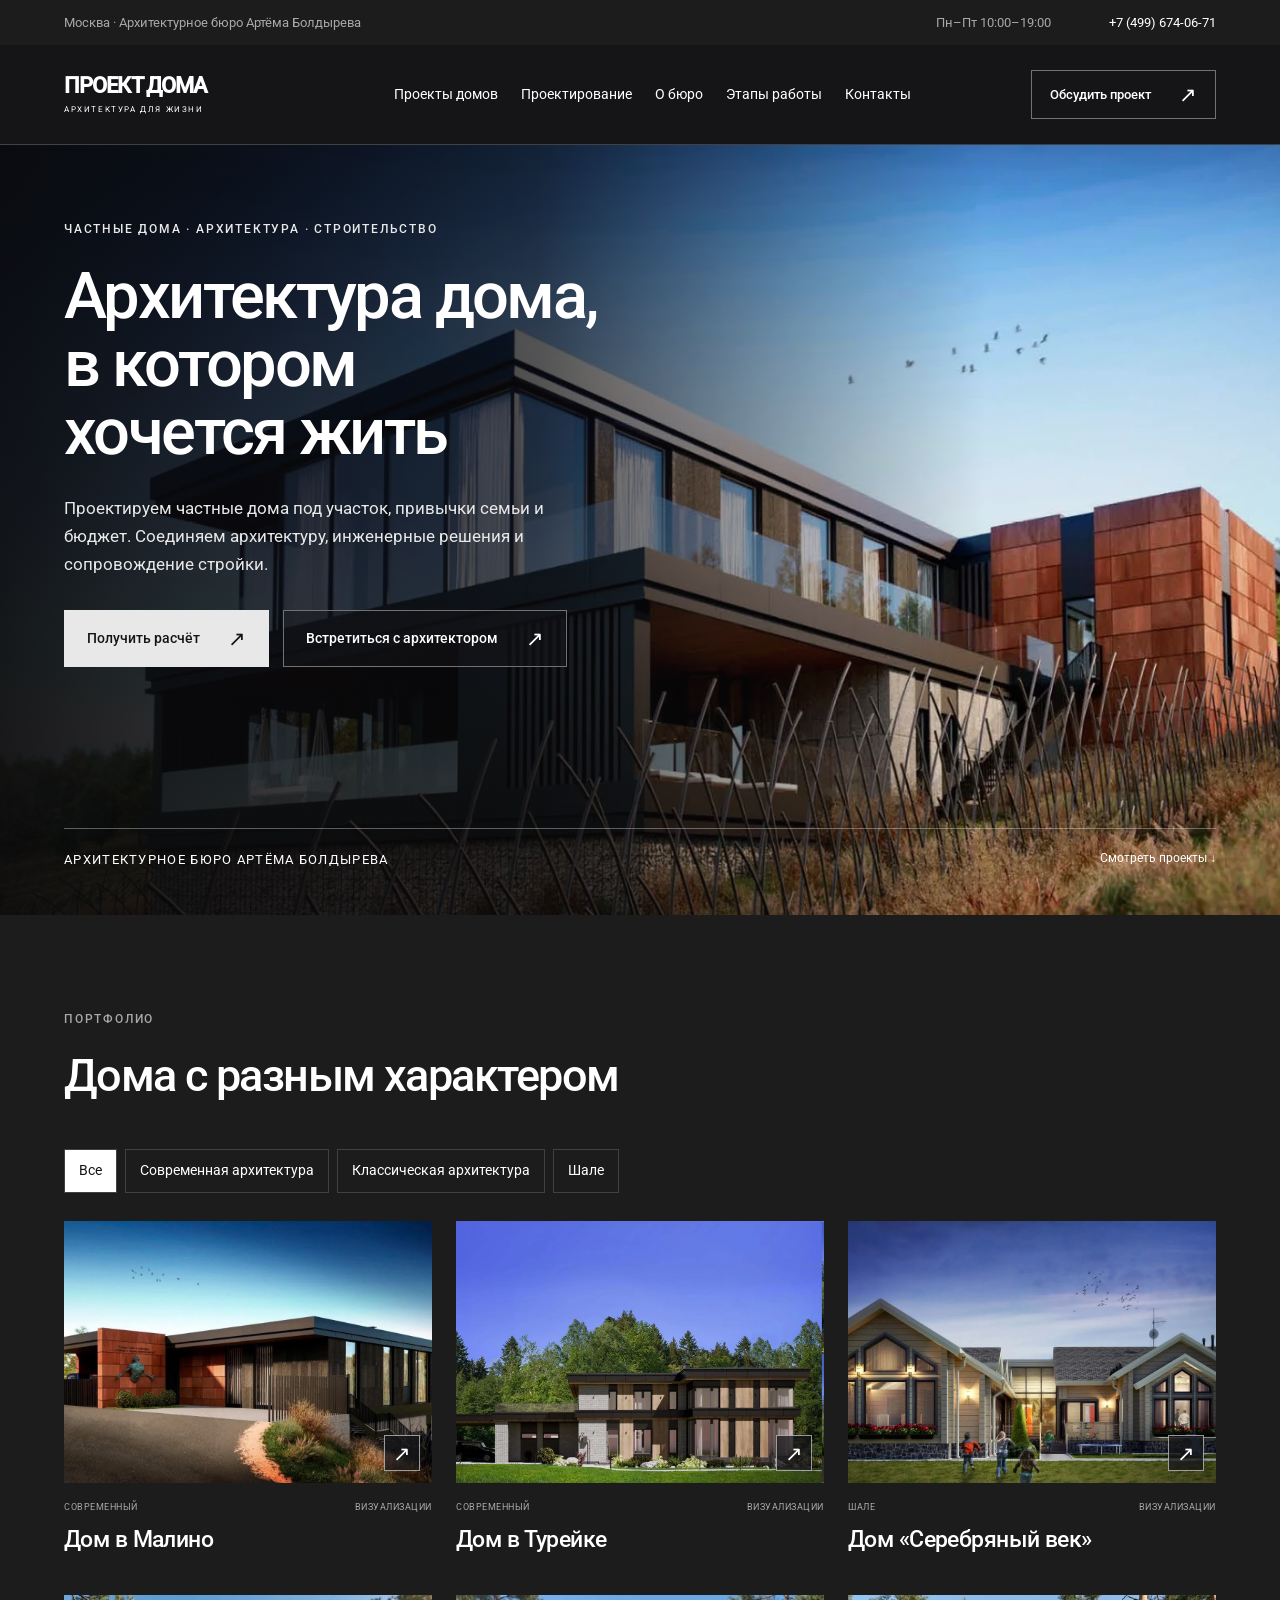
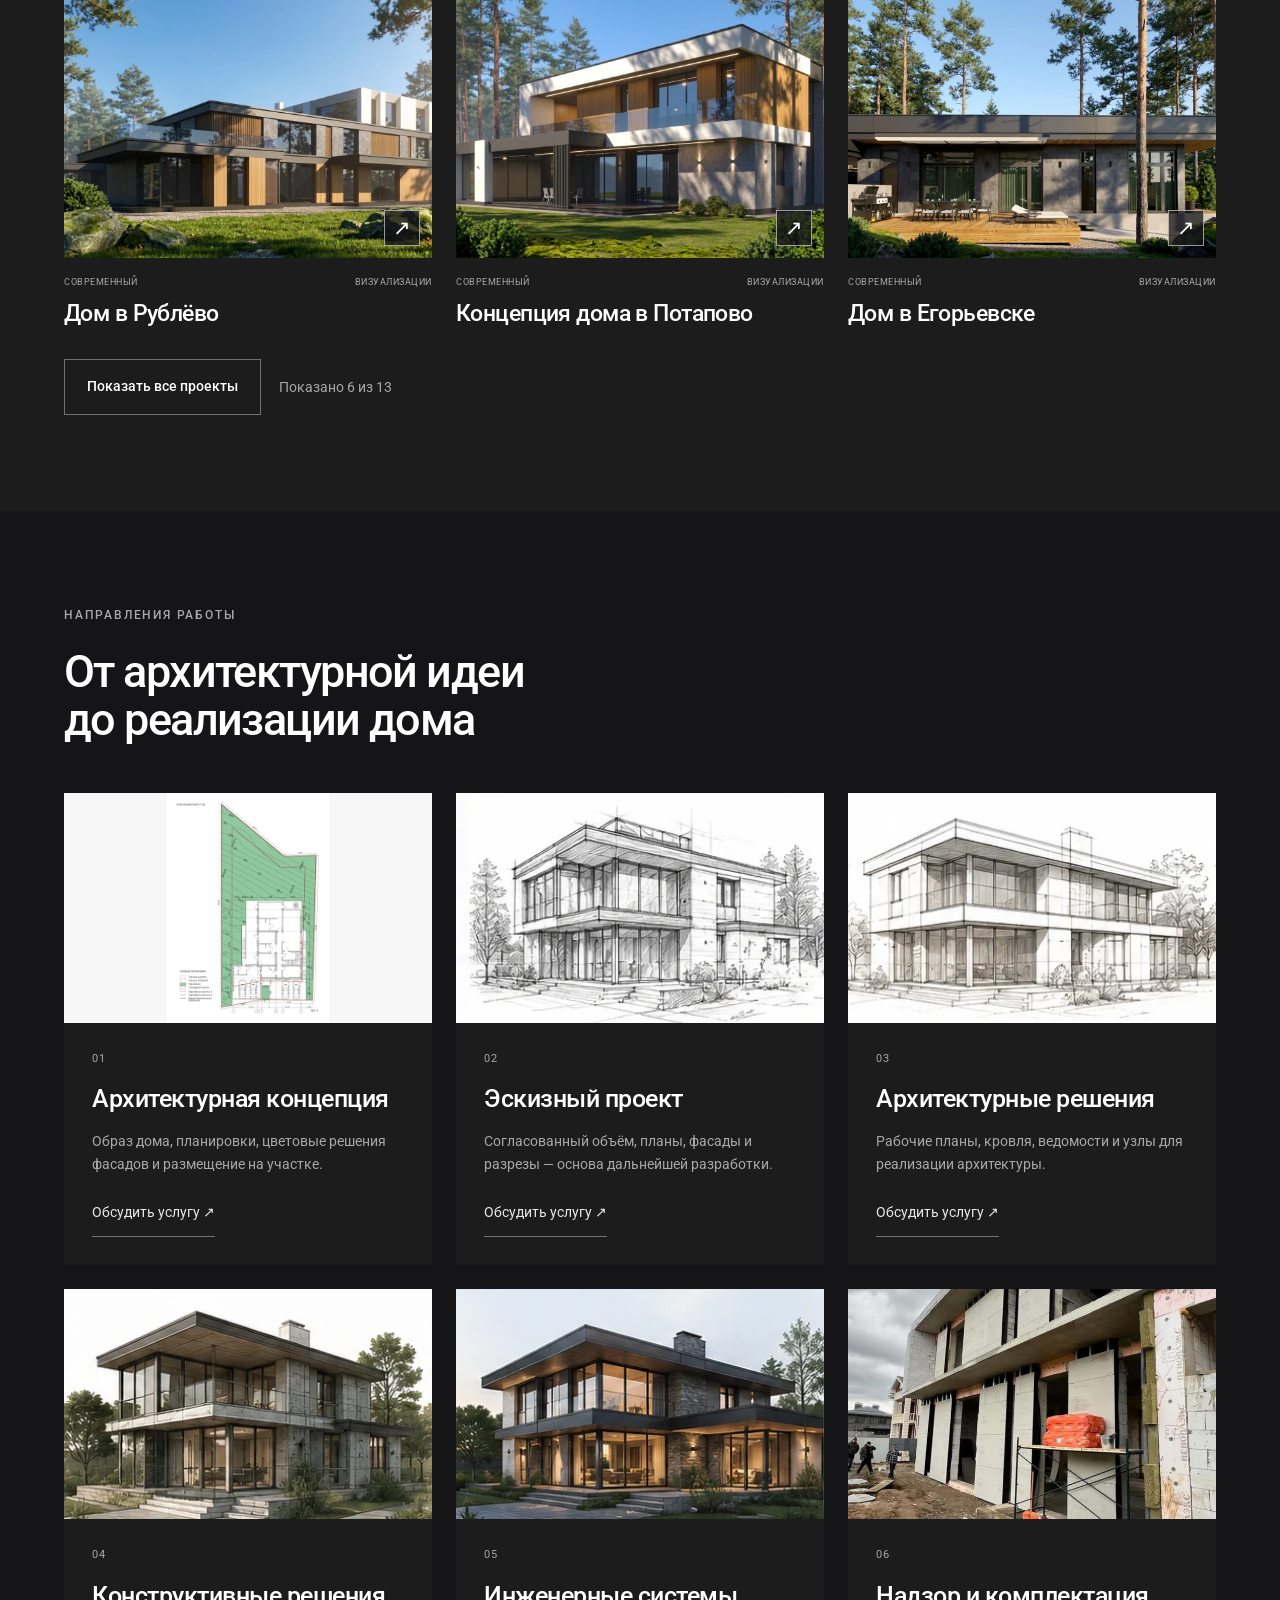
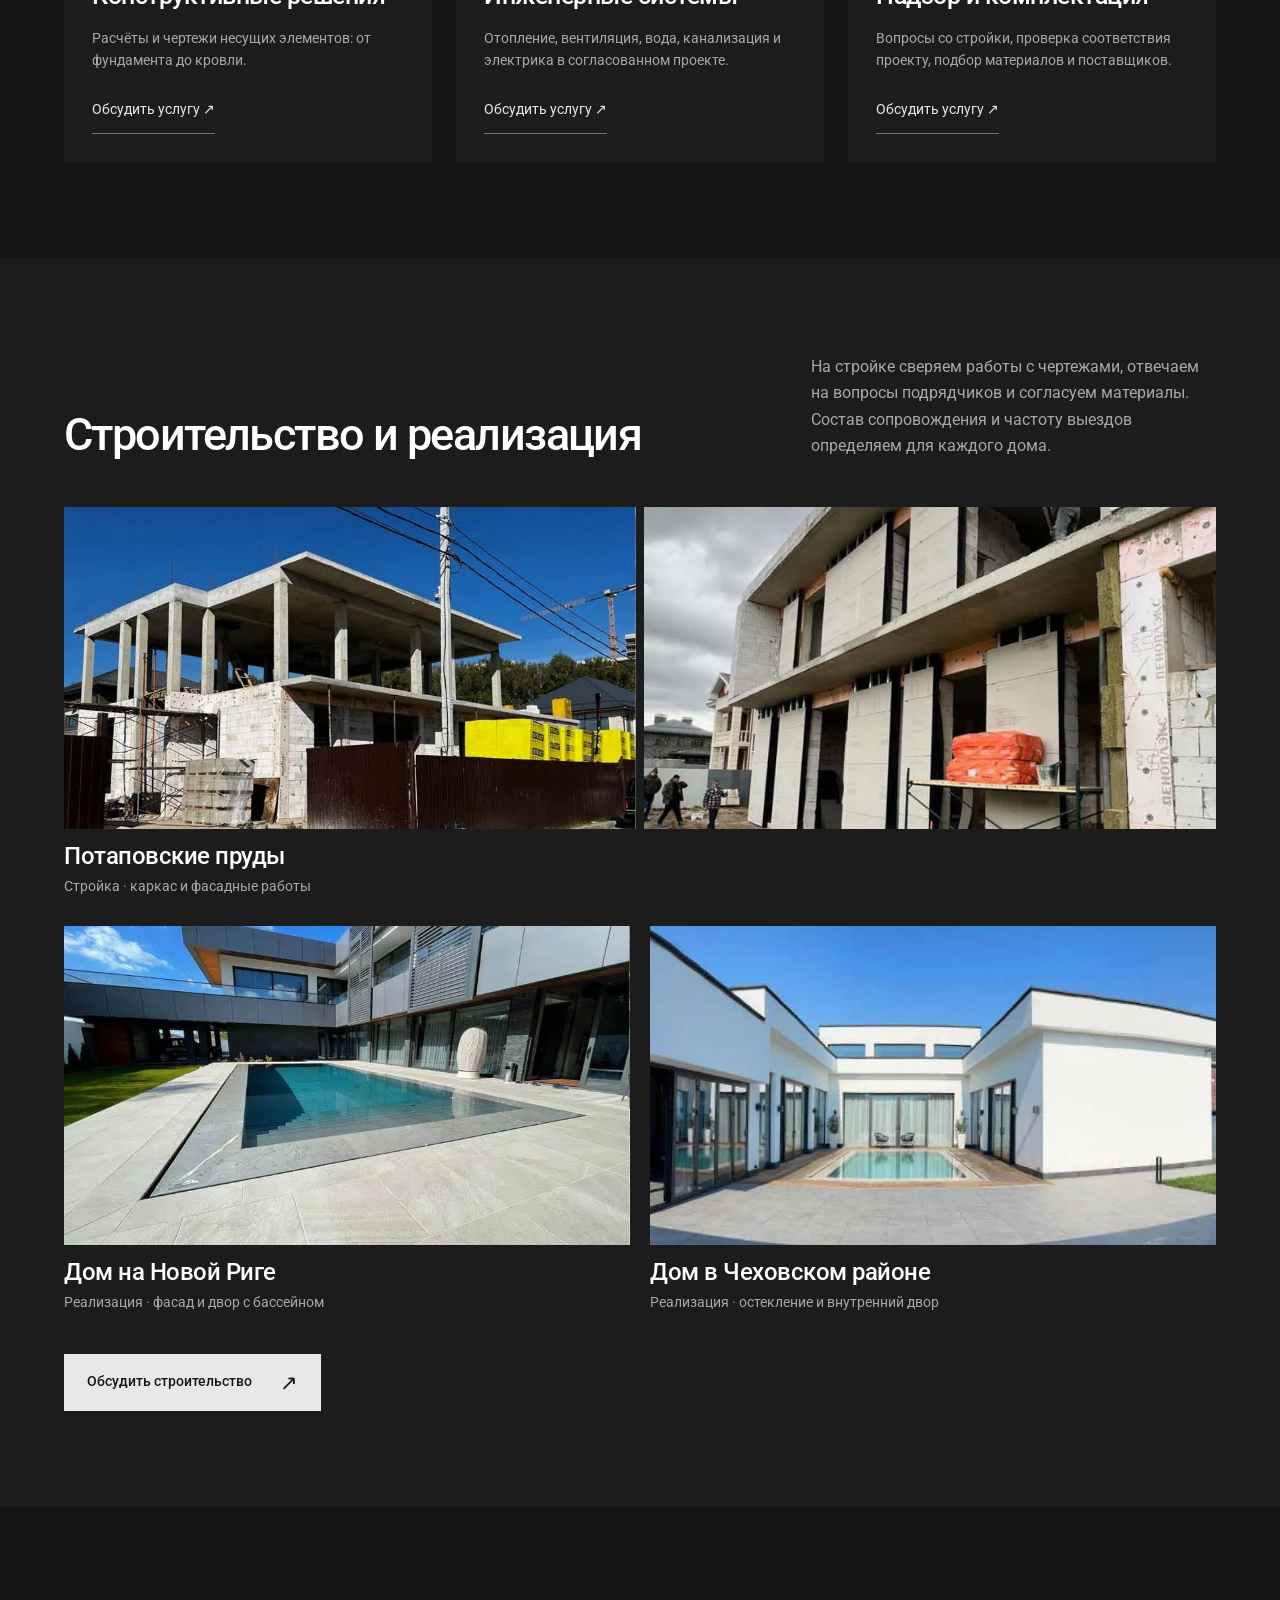
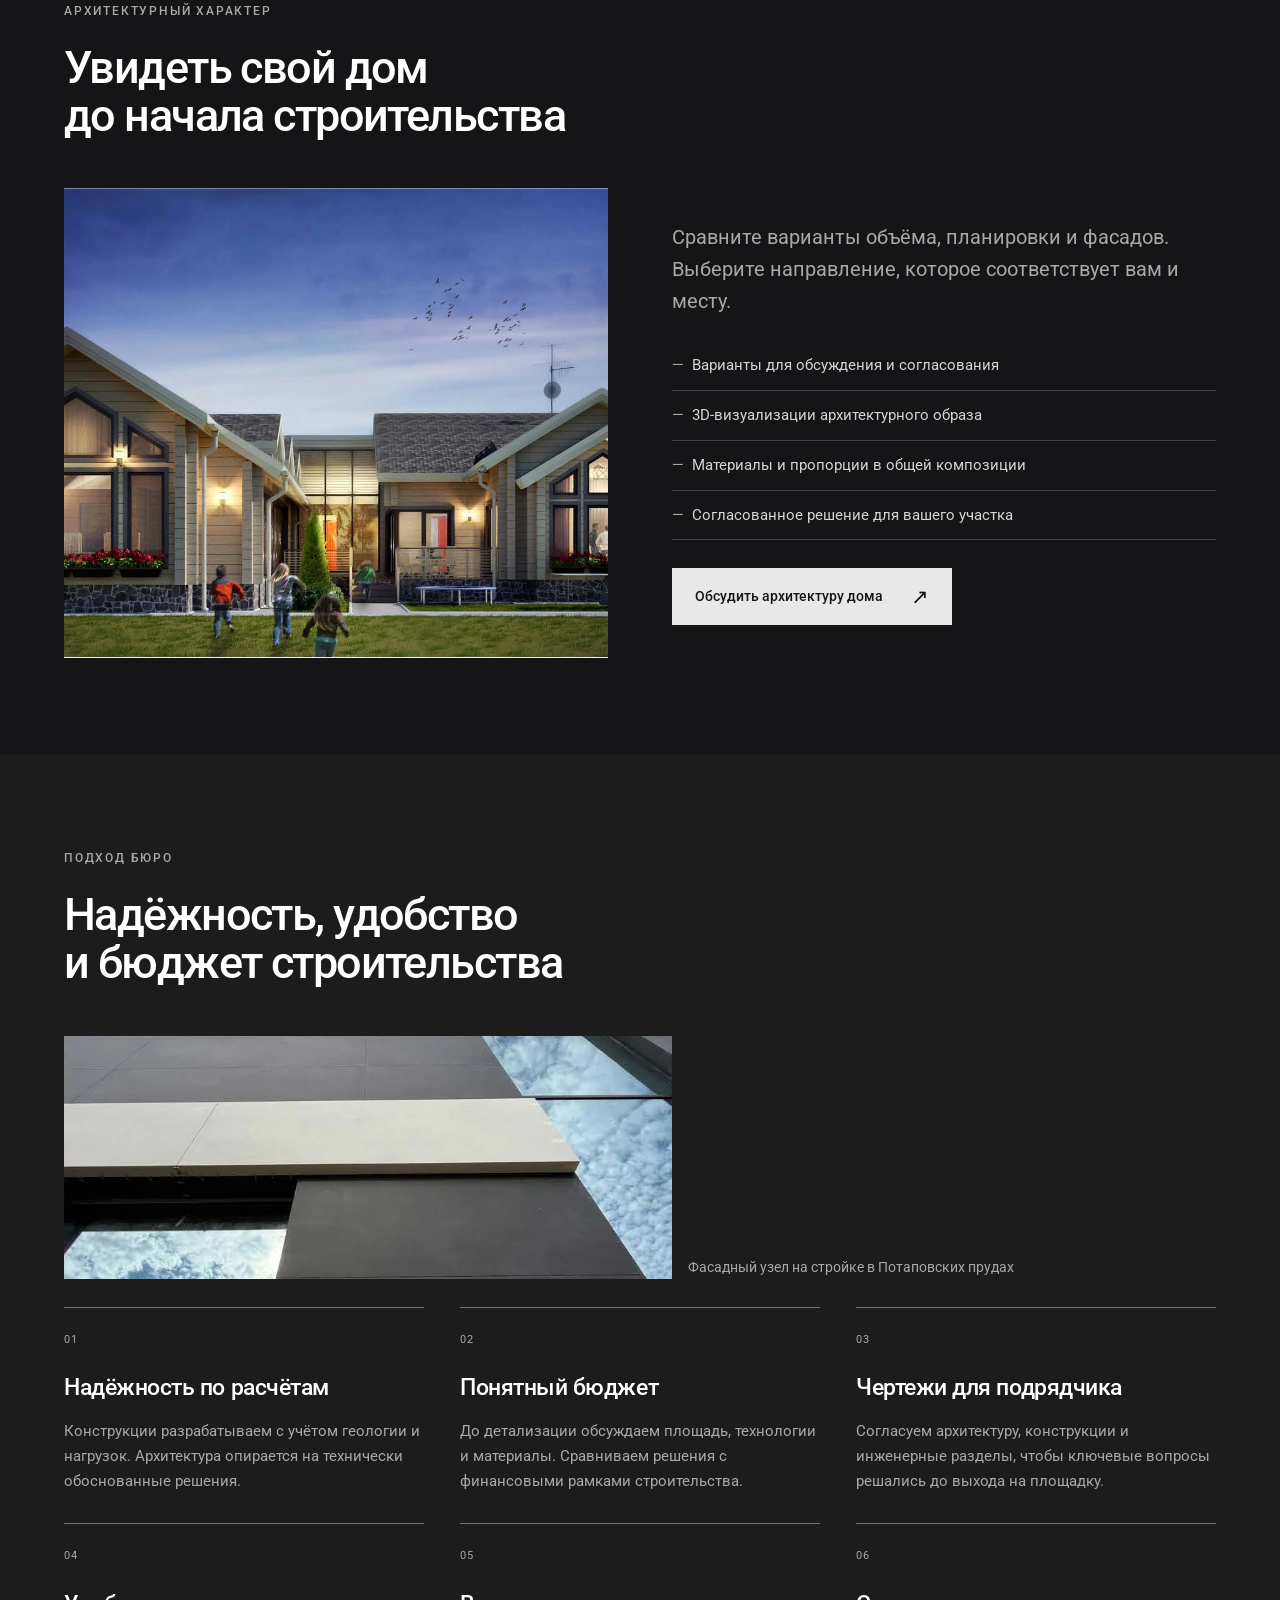
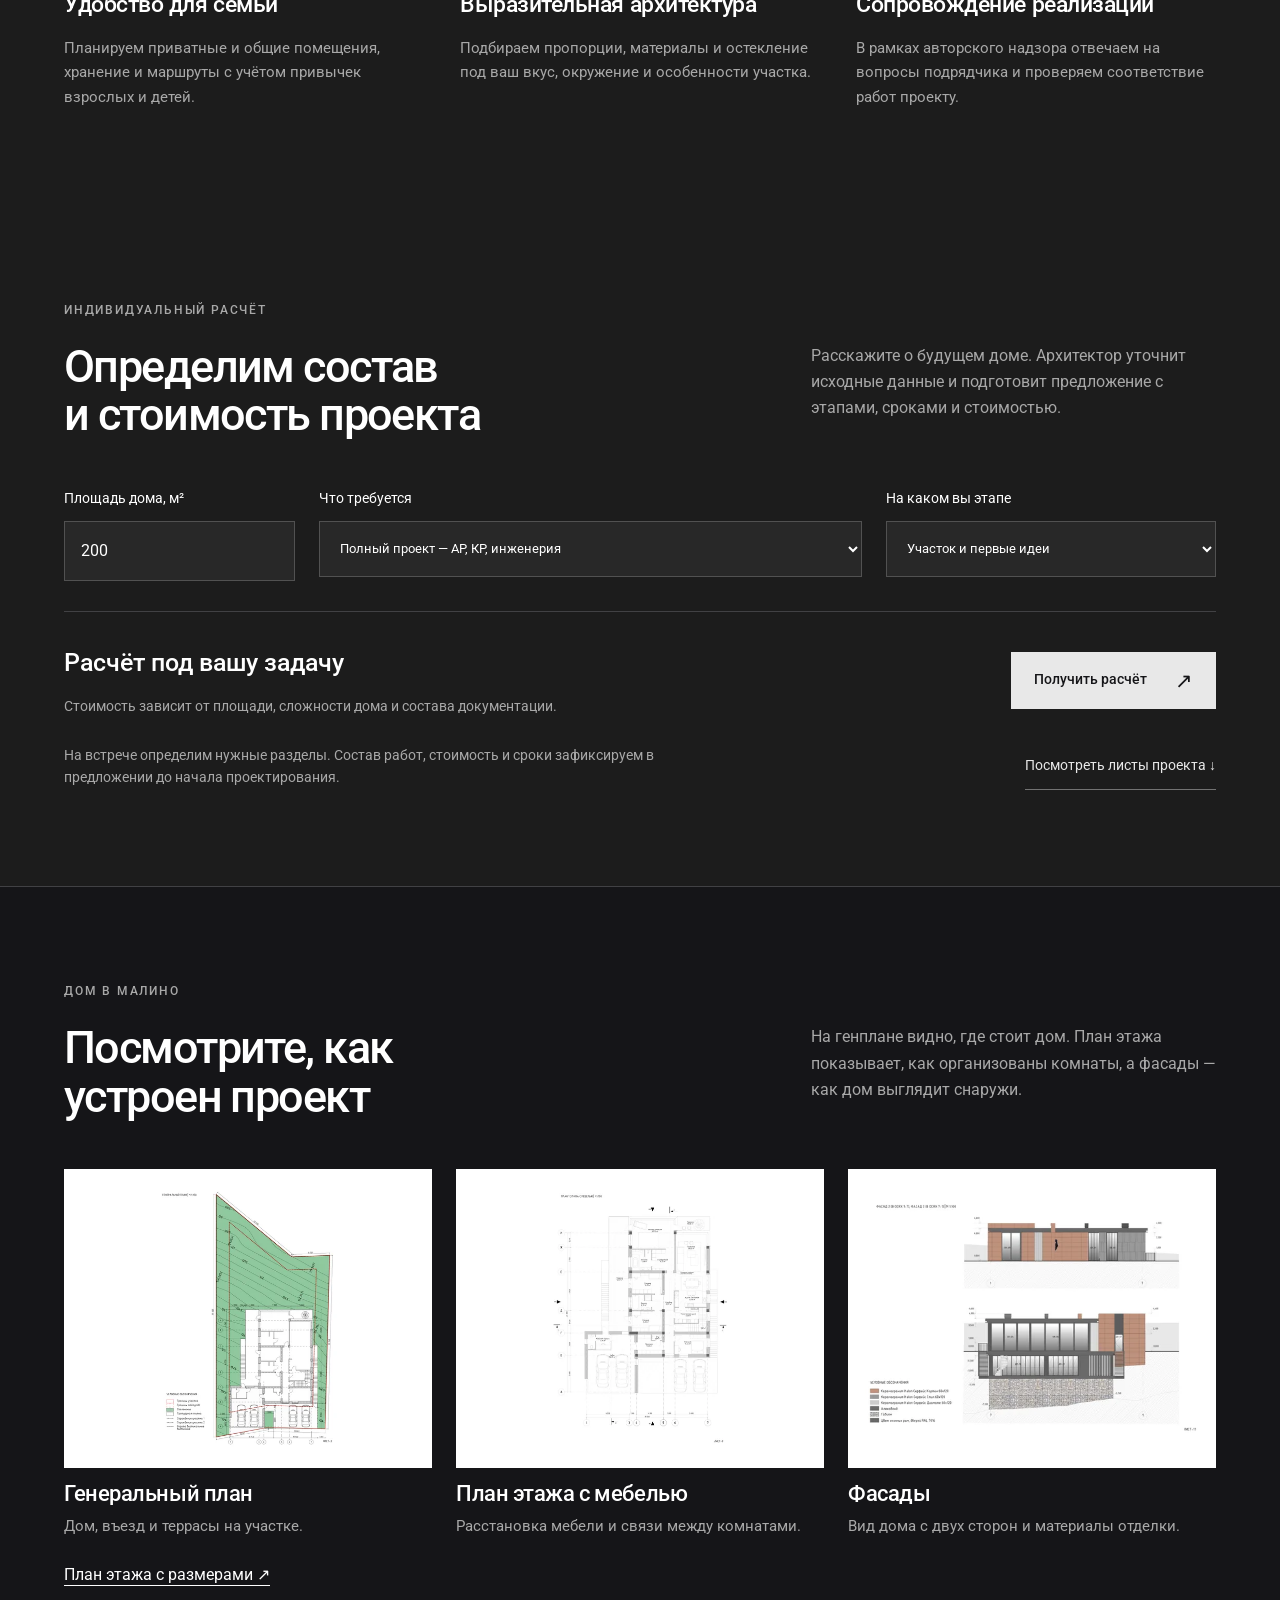
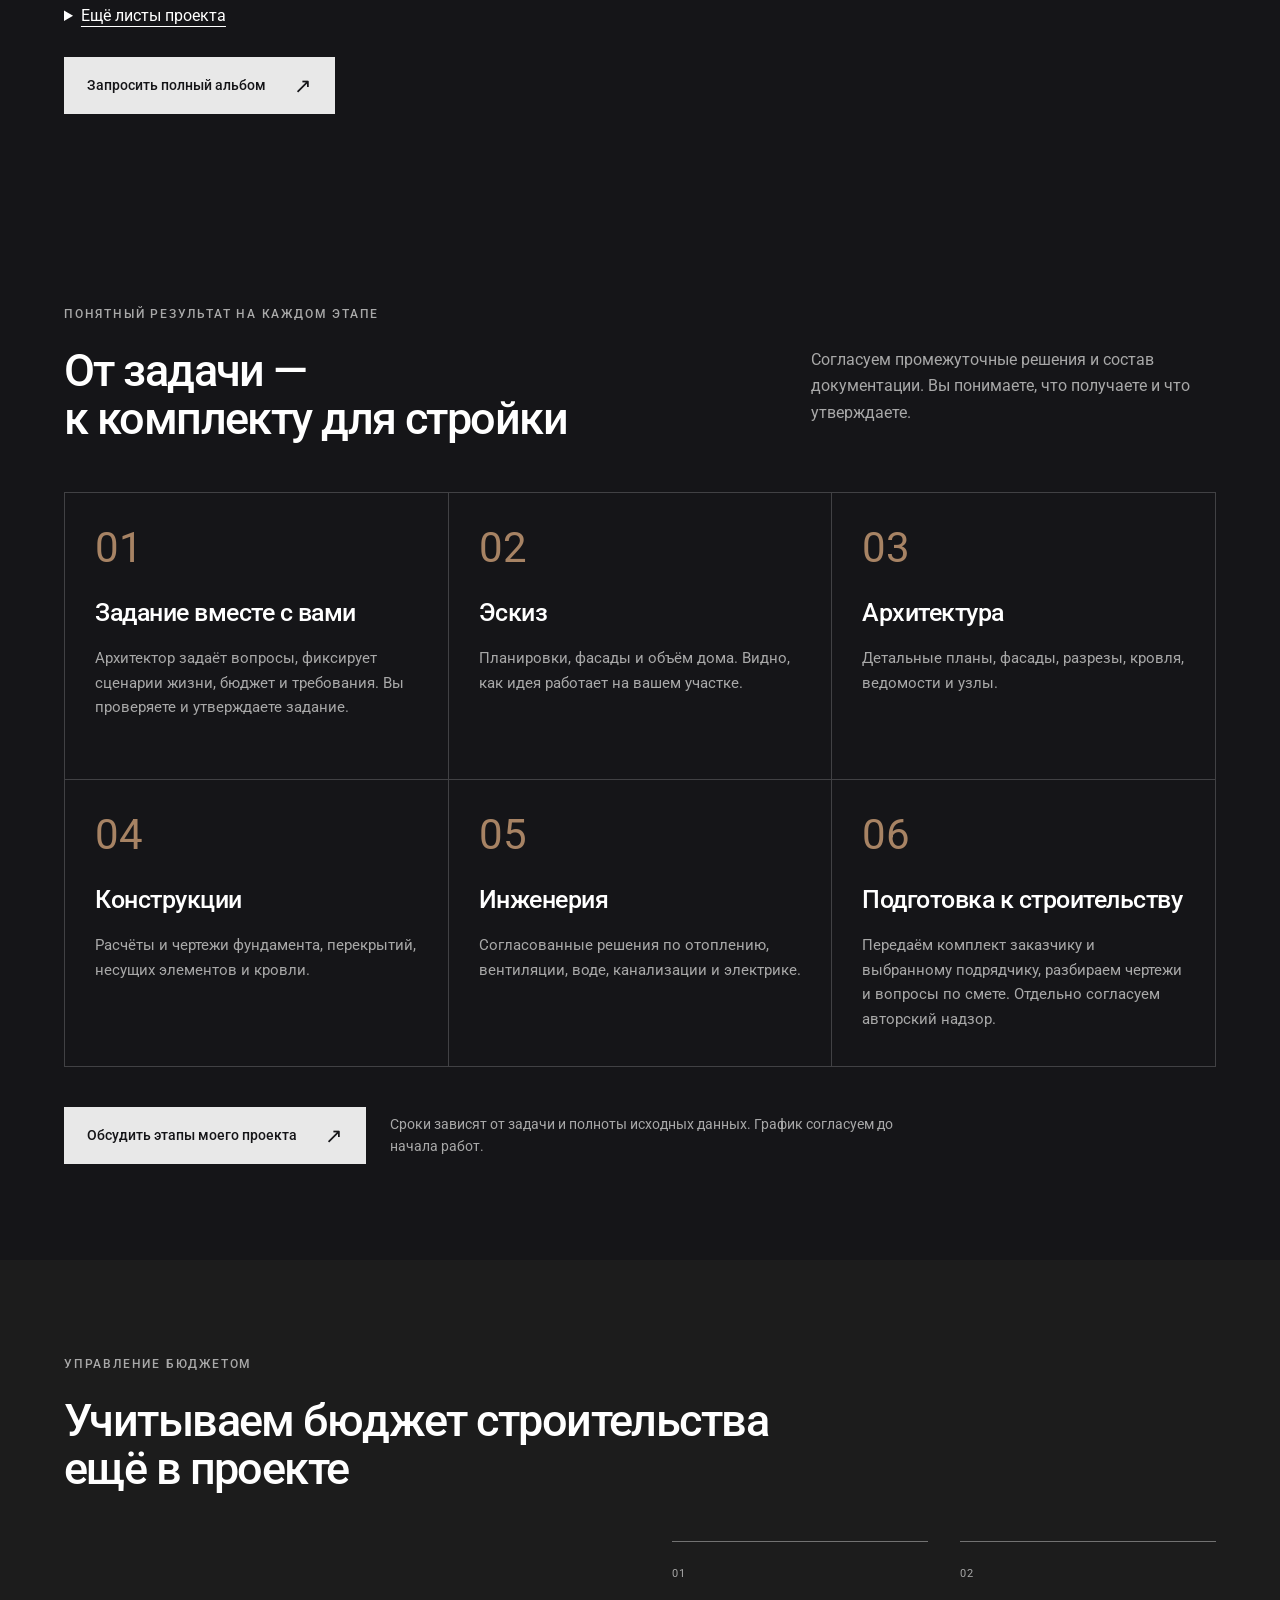
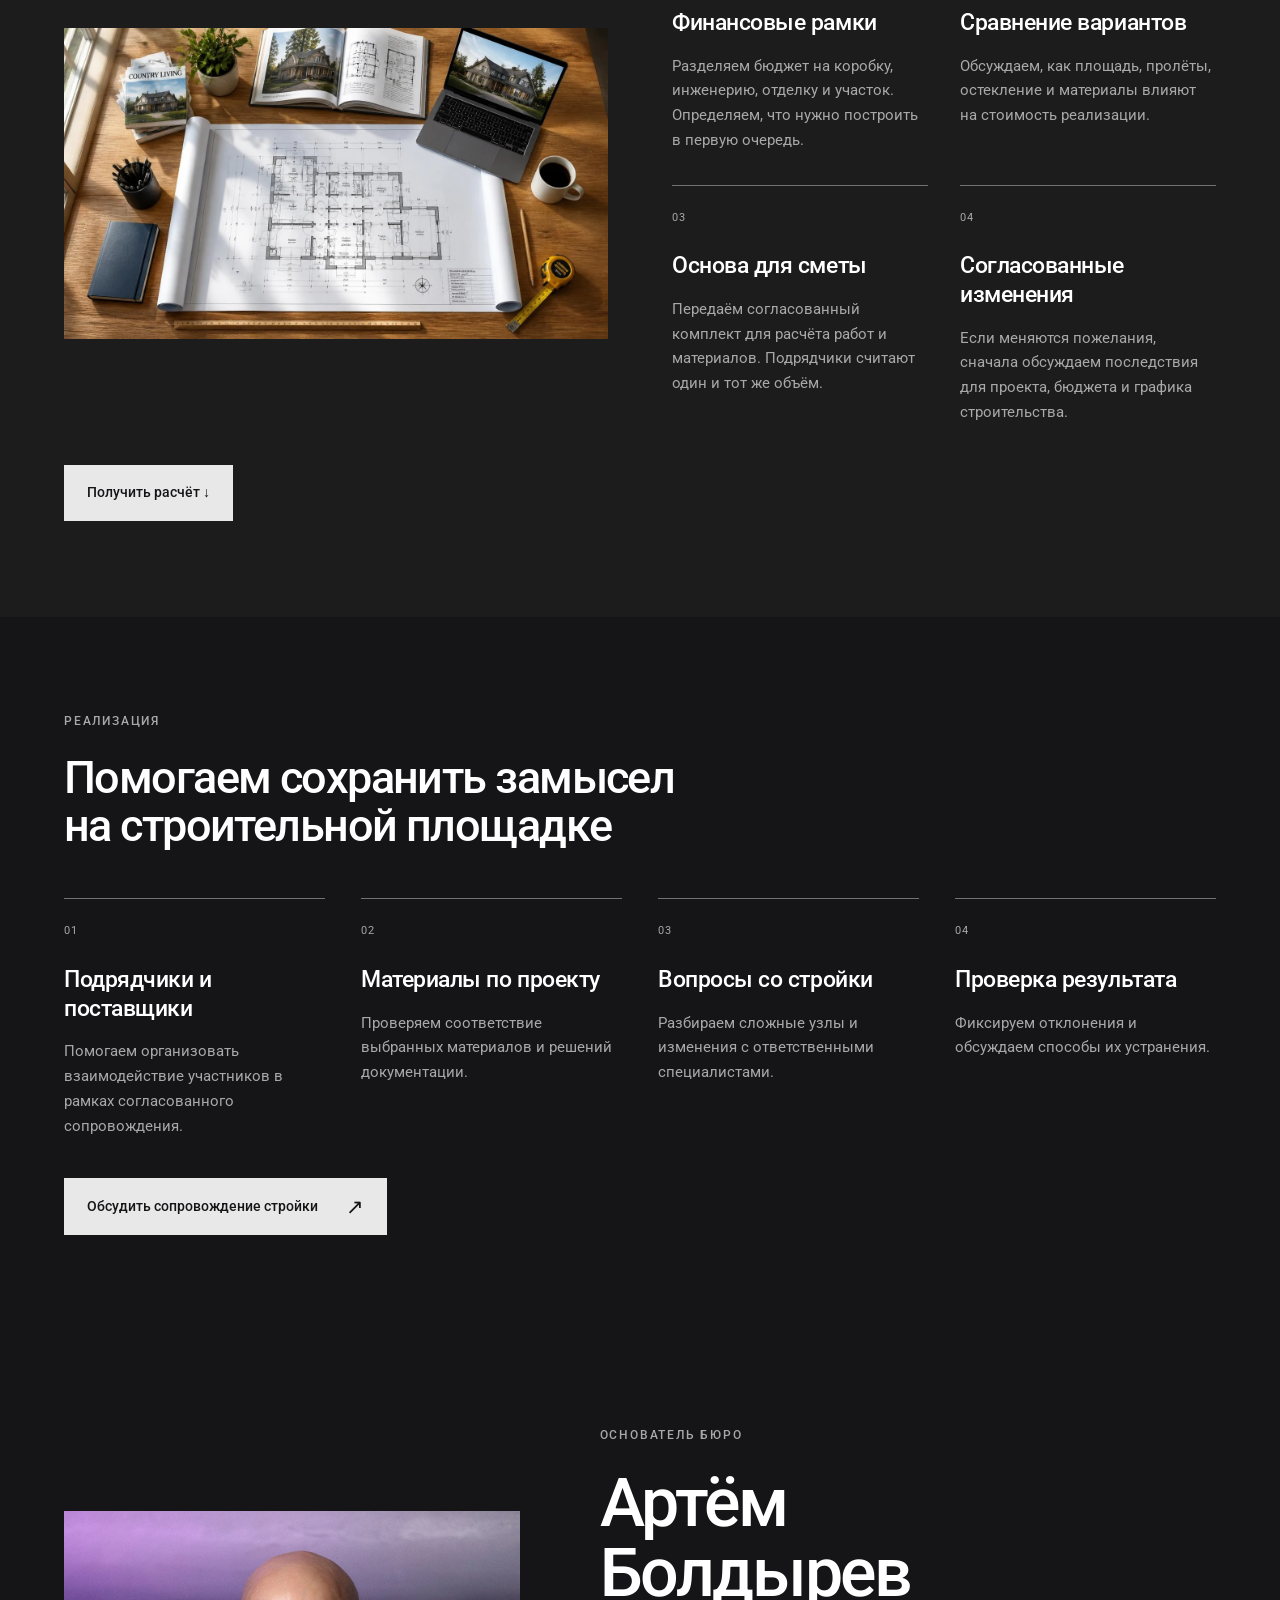
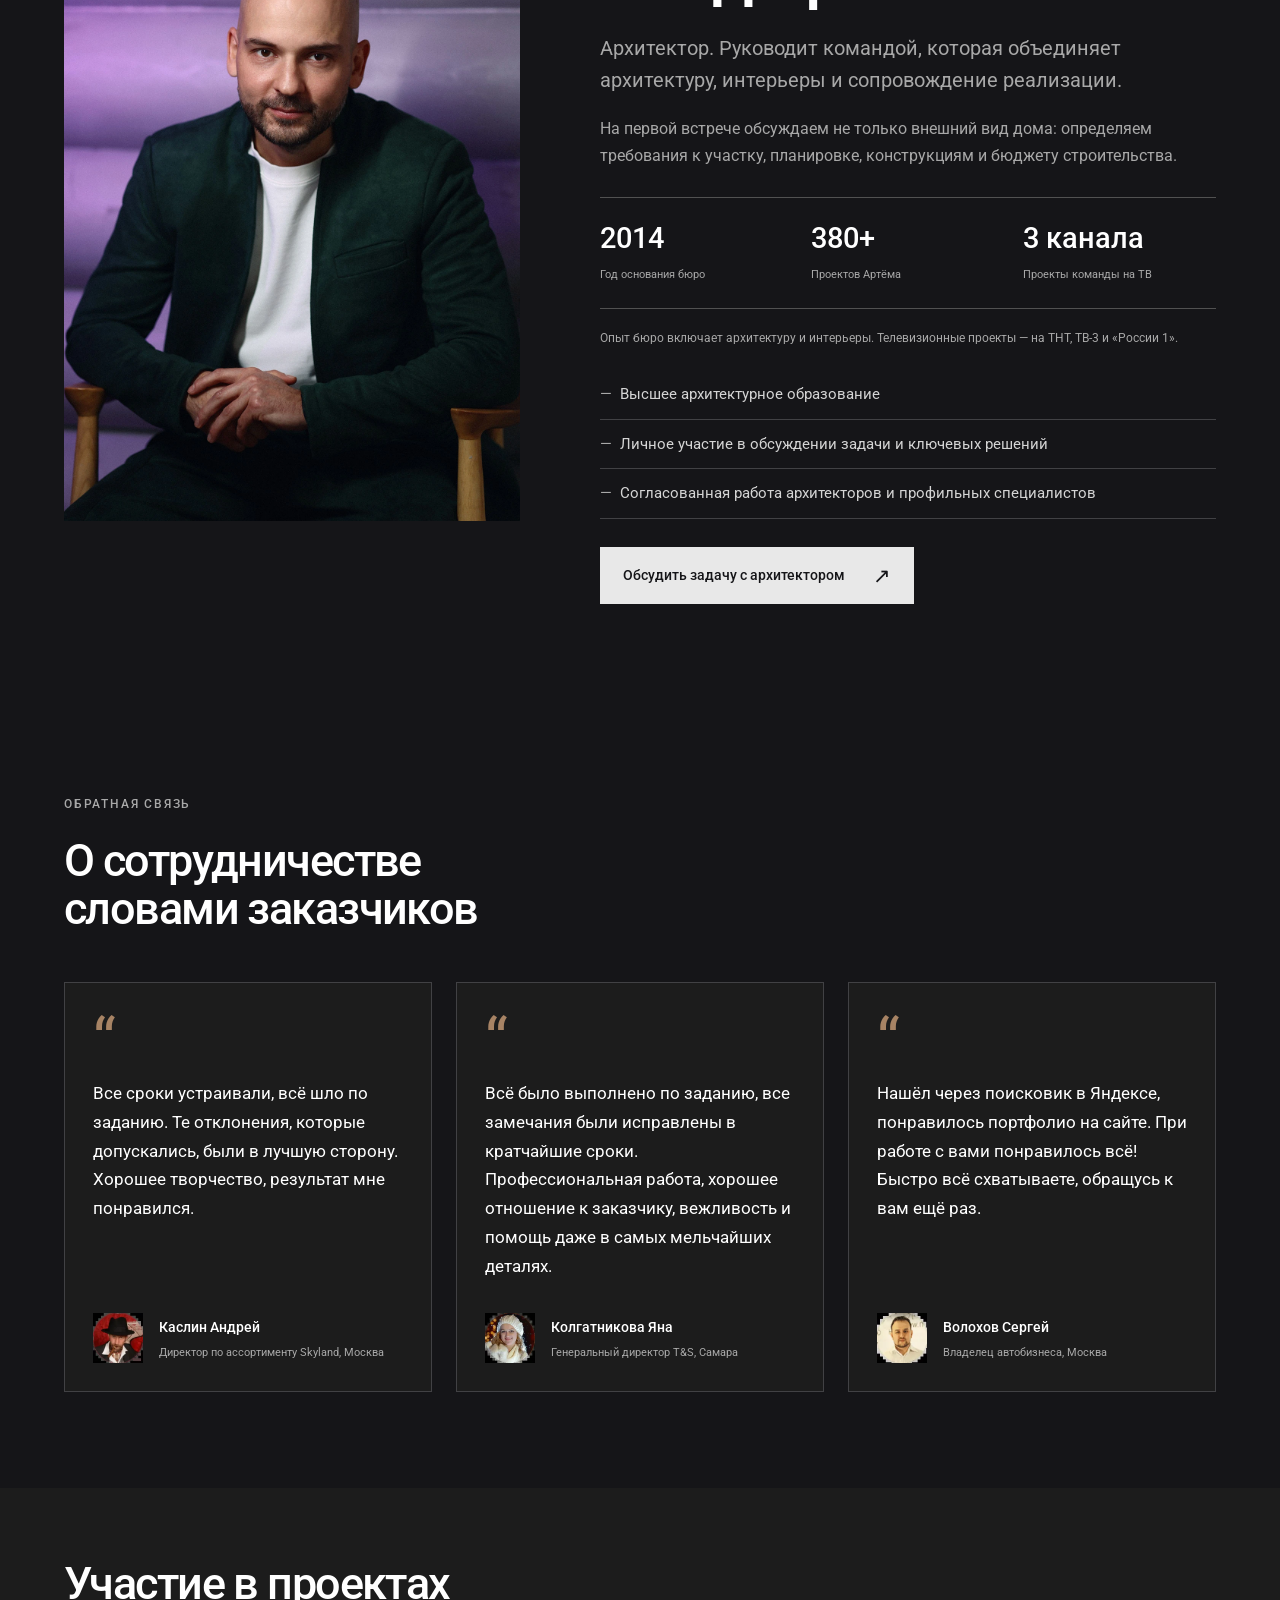
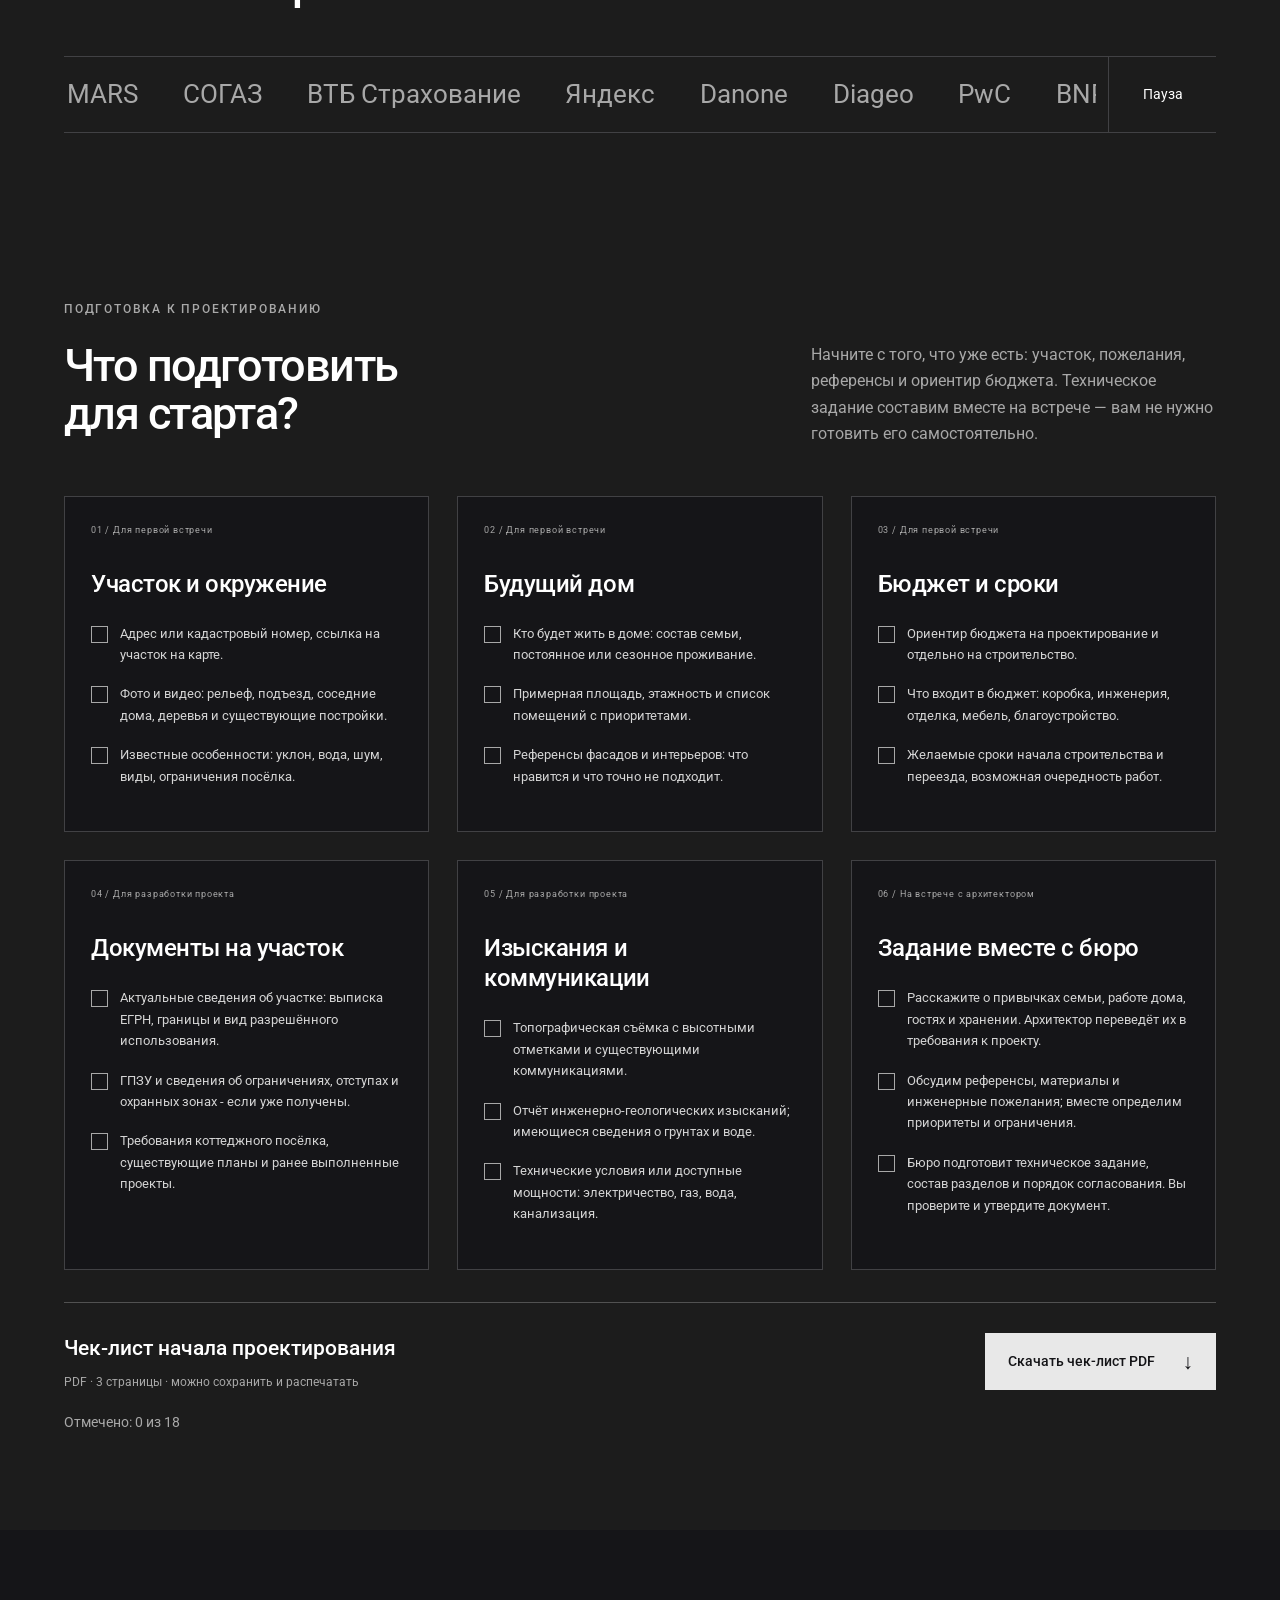
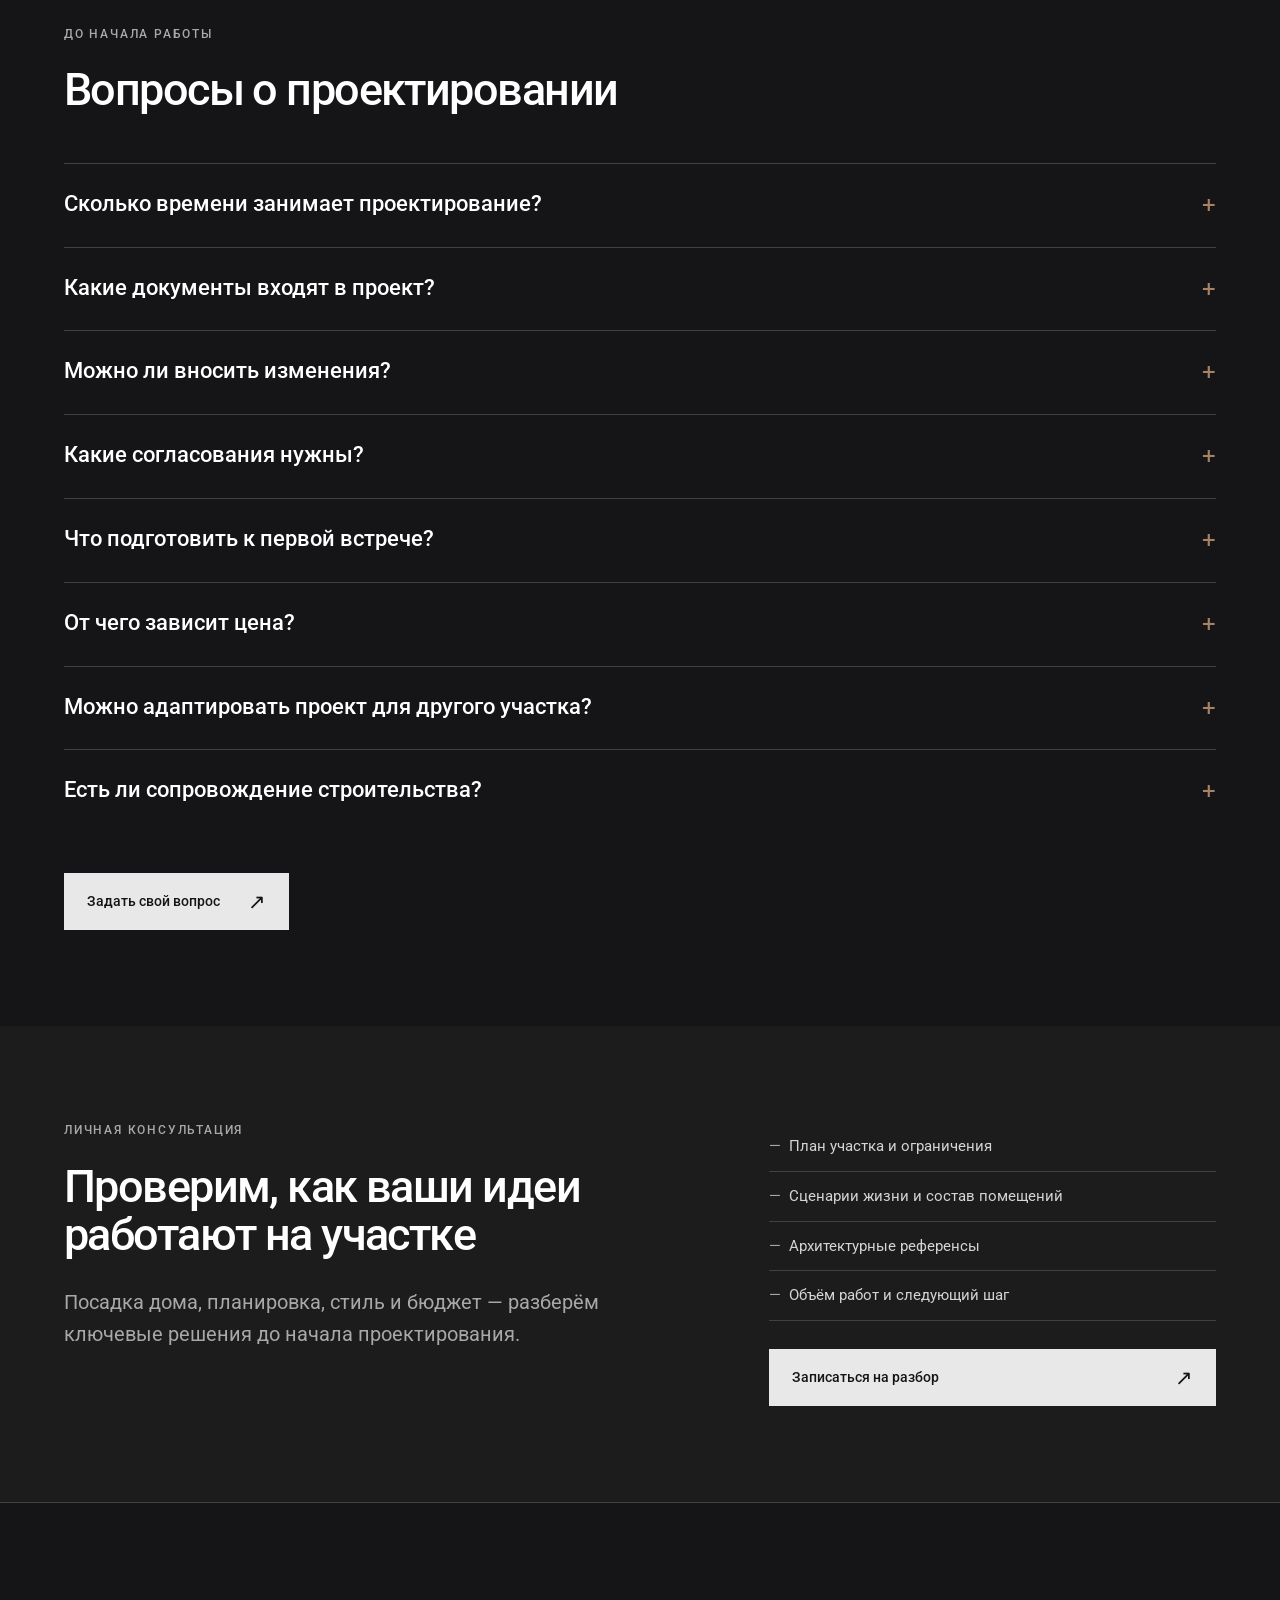
<file: index.html>
<!doctype html>
<html lang="ru"><head><meta charset="utf-8"><meta name="viewport" content="width=device-width,initial-scale=1"><meta name="robots" content="noindex,follow"><meta name="theme-color" content="#151518"><title>Проект дома — архитектура для вашей жизни</title><meta name="description" content="Индивидуальное проектирование загородных домов. Архитектура, конструкции и инженерия под ваш участок, привычки семьи и бюджет. Бюро Артёма Болдырева."><link rel="canonical" href="https://xn--80ahculiddjx.com/"><meta property="og:title" content="Проект дома — архитектура для вашей жизни"><meta property="og:description" content="От идеи дома до комплекта чертежей для строительства. Архитектурное бюро Артёма Болдырева."><meta property="og:type" content="website"><meta property="og:url" content="https://xn--80ahculiddjx.com/"><meta property="og:image" content="https://xn--80ahculiddjx.com/assets/architecture/malino-hero.webp"><link rel="icon" href="assets/logo.webp"><link rel="preload" href="assets/font-2.ttf" as="font" type="font/ttf" crossorigin><link rel="stylesheet" href="style.css?v=20261110"><link rel="stylesheet" href="architecture.css?v=20261110"><link rel="stylesheet" href="landing.css?v=20261111-captcha-dialog"></head><body id="top"><div id="page-content"><a class="skip" href="#main">Перейти к содержанию</a>
<div class="utility"><span>Москва · Архитектурное бюро Артёма Болдырева</span><span class="office-hours">Пн–Пт 10:00–19:00</span><a href="tel:+74996740671">+7 (499) 674-06-71</a></div><header class="site-header"><a class="brand" href="#top" aria-label="Проект дома — главная"><strong>ПРОЕКТ ДОМА<span>АРХИТЕКТУРА ДЛЯ ЖИЗНИ</span></strong></a><nav aria-label="Основная навигация"><a href="#portfolio" >Проекты домов</a><a href="#services" >Проектирование</a><a href="#about" >О бюро</a><a href="#complete-project" >Этапы работы</a><a href="#contacts" >Контакты</a></nav><button class="btn outline" data-action="form" data-context="">Обсудить проект<span class="arrow" aria-hidden="true">↗︎</span></button><button class="mobile-menu" data-action="menu" aria-label="Открыть меню">Меню ☰</button></header>
<main id="main"><section class="section architectural-hero" id="hero" data-block="hero"><div class="hero-photo"><img src="assets/architecture/malino-hero.webp" alt="Дом в Малино, вид на остеклённый фасад со стороны склона" fetchpriority="high"></div><div class="hero-shade"></div><div class="hero-content"><span class="label">Частные дома · Архитектура · Строительство</span><h1>Архитектура дома,<br>в котором<br>хочется жить</h1><p>Проектируем частные дома под участок, привычки семьи и бюджет. Соединяем архитектуру, инженерные решения и сопровождение стройки.</p><div class="hero-actions"><a class="btn" href="#estimate">Получить расчёт<span class="arrow" aria-hidden="true">↗︎</span></a><button class="btn outline" data-action="form" data-context="">Встретиться с архитектором<span class="arrow" aria-hidden="true">↗︎</span></button></div></div><div class="hero-bottom"><span>АРХИТЕКТУРНОЕ БЮРО АРТЁМА БОЛДЫРЕВА</span><a href="#portfolio">Смотреть проекты ↓</a></div></section>
<section class="section panel" id="portfolio" data-block="portfolio">
  <span class="label">Портфолио</span>
  <div class="section-head"><h2>Дома с разным характером</h2></div>
  <div class="portfolio-filters" role="group" aria-label="Стиль архитектуры" hidden>
    <button type="button" data-project-filter="all" aria-pressed="true">Все</button>
    <button type="button" data-project-filter="modern" aria-pressed="false">Современная архитектура</button>
    <button type="button" data-project-filter="classic" aria-pressed="false">Классическая архитектура</button>
    <button type="button" data-project-filter="chalet" aria-pressed="false">Шале</button>
  </div>
  <div class="project-grid" id="architecture-projects">
    <a class="project-card" href="assets/architecture/malino-entry.webp" data-project="malino" data-style="modern" aria-haspopup="dialog" aria-controls="gallery">
      <div class="image-wrap"><img src="assets/architecture/malino-entry.webp" alt="Дом в Малино — въезд и входная группа" loading="lazy" decoding="async"><span class="round"><span class="arrow" aria-hidden="true">↗︎</span></span></div>
      <div class="project-meta"><span>Современный</span><span>Визуализации</span></div>
      <h3>Дом в Малино</h3>
    </a>
    <a class="project-card" href="assets/architecture/tureyka-front.webp" data-project="tureyka" data-style="modern" aria-haspopup="dialog" aria-controls="gallery">
      <div class="image-wrap"><img src="assets/architecture/tureyka-front.webp" alt="Дом в Турейке — фасад со стороны сада" loading="lazy" decoding="async"><span class="round"><span class="arrow" aria-hidden="true">↗︎</span></span></div>
      <div class="project-meta"><span>Современный</span><span>Визуализации</span></div>
      <h3>Дом в Турейке</h3>
    </a>
    <a class="project-card" href="assets/architecture/serebryany-front.webp" data-project="serebryany" data-style="chalet" aria-haspopup="dialog" aria-controls="gallery">
      <div class="image-wrap"><img src="assets/architecture/serebryany-front.webp" alt="Дом «Серебряный век» — вечерний вид со стороны сада" loading="lazy" decoding="async"><span class="round"><span class="arrow" aria-hidden="true">↗︎</span></span></div>
      <div class="project-meta"><span>Шале</span><span>Визуализации</span></div>
      <h3>Дом «Серебряный век»</h3>
    </a>
    <a class="project-card" href="assets/architecture/rublevo-front.webp" data-project="rublevo" data-style="modern" aria-haspopup="dialog" aria-controls="gallery">
      <div class="image-wrap"><img src="assets/architecture/rublevo-front.webp" alt="Дом в Рублёво — угловой ракурс" loading="lazy" decoding="async"><span class="round"><span class="arrow" aria-hidden="true">↗︎</span></span></div>
      <div class="project-meta"><span>Современный</span><span>Визуализации</span></div>
      <h3>Дом в Рублёво</h3>
    </a>
    <a class="project-card" href="assets/architecture/potapovo-concept.webp" data-project="potapovo-concept" data-style="modern" aria-haspopup="dialog" aria-controls="gallery">
      <div class="image-wrap"><img src="assets/architecture/potapovo-concept.webp" alt="Концепция дома в Потапово — угловой вид в соснах" loading="lazy" decoding="async"><span class="round"><span class="arrow" aria-hidden="true">↗︎</span></span></div>
      <div class="project-meta"><span>Современный</span><span>Визуализации</span></div>
      <h3>Концепция дома в Потапово</h3>
    </a>
    <a class="project-card" href="assets/architecture/egoryevsk-front.webp" data-project="egoryevsk" data-style="modern" aria-haspopup="dialog" aria-controls="gallery">
      <div class="image-wrap"><img src="assets/architecture/egoryevsk-front.webp" alt="Дом в Егорьевске — широкий фасад с террасой" loading="lazy" decoding="async"><span class="round"><span class="arrow" aria-hidden="true">↗︎</span></span></div>
      <div class="project-meta"><span>Современный</span><span>Визуализации</span></div>
      <h3>Дом в Егорьевске</h3>
    </a>
    <a class="project-card" href="assets/rostoshi-brick-1.webp" data-project="215" data-style="classic" aria-haspopup="dialog" aria-controls="gallery">
      <div class="image-wrap"><img src="assets/rostoshi-brick-1.webp" alt="Кирпичный дом в Ростошах — архитектурная визуализация, ракурс 1" loading="lazy" decoding="async"><span class="round"><span class="arrow" aria-hidden="true">↗︎</span></span></div>
      <div class="project-meta"><span>Неоклассика</span><span>Визуализации</span></div>
      <h3>Кирпичный дом в Ростошах</h3>
    </a>
    <a class="project-card" href="assets/rostoshi-white-1.webp" data-project="rostoshi-white" data-style="classic" aria-haspopup="dialog" aria-controls="gallery">
      <div class="image-wrap"><img src="assets/rostoshi-white-1.webp" alt="Светлый дом в Ростошах — архитектурная визуализация, ракурс 1" loading="lazy" decoding="async"><span class="round"><span class="arrow" aria-hidden="true">↗︎</span></span></div>
      <div class="project-meta"><span>Классический</span><span>Визуализации</span></div>
      <h3>Светлый дом в Ростошах</h3>
    </a>
    <a class="project-card" href="assets/architecture/settlement-house.webp" data-project="settlement" data-style="modern" aria-haspopup="dialog" aria-controls="gallery">
      <div class="image-wrap"><img src="assets/architecture/settlement-house.webp" alt="Типовые дома для посёлка — ракурс одноэтажного дома" loading="lazy" decoding="async"><span class="round"><span class="arrow" aria-hidden="true">↗︎</span></span></div>
      <div class="project-meta"><span>Современный</span><span>Визуализации</span></div>
      <h3>Типовые дома для посёлка</h3>
    </a>
    <a class="project-card" href="assets/architecture/novaya-riga-evening.webp" data-project="novaya-riga-concept" data-style="modern" aria-haspopup="dialog" aria-controls="gallery">
      <div class="image-wrap"><img src="assets/architecture/novaya-riga-evening.webp" alt="Проект дома на Новой Риге — вечерний вид из сада" loading="lazy" decoding="async"><span class="round"><span class="arrow" aria-hidden="true">↗︎</span></span></div>
      <div class="project-meta"><span>Современный</span><span>Визуализации</span></div>
      <h3>Проект дома на Новой Риге</h3>
    </a>
    <a class="project-card" href="assets/potapovskie-1.webp" data-project="506" data-style="modern" aria-haspopup="dialog" aria-controls="gallery">
      <div class="image-wrap"><img src="assets/potapovskie-1.webp" alt="Дом в Потаповских прудах — архитектурная визуализация, ракурс 1" loading="lazy" decoding="async"><span class="round"><span class="arrow" aria-hidden="true">↗︎</span></span></div>
      <div class="project-meta"><span>Современный</span><span>Визуализации</span></div>
      <h3>Дом в Потаповских прудах</h3>
    </a>
    <a class="project-card" href="assets/zoryanka-1.webp" data-project="236" data-style="modern" aria-haspopup="dialog" aria-controls="gallery">
      <div class="image-wrap"><img src="assets/zoryanka-1.webp" alt="Дом в Зорянке — архитектурная визуализация, ракурс 1" loading="lazy" decoding="async"><span class="round"><span class="arrow" aria-hidden="true">↗︎</span></span></div>
      <div class="project-meta"><span>Современный</span><span>Визуализации</span></div>
      <h3>Дом в Зорянке</h3>
    </a>
    <a class="project-card" href="assets/forest-roof-1.webp" data-project="forest-roof" data-style="modern" aria-haspopup="dialog" aria-controls="gallery">
      <div class="image-wrap"><img src="assets/forest-roof-1.webp" alt="Дом с зелёной кровлей — архитектурная визуализация, ракурс 1" loading="lazy" decoding="async"><span class="round"><span class="arrow" aria-hidden="true">↗︎</span></span></div>
      <div class="project-meta"><span>Современный</span><span>Визуализации</span></div>
      <h3>Дом с зелёной кровлей</h3>
    </a>
  </div>
  <div class="portfolio-more" hidden>
    <button type="button" class="btn outline" aria-controls="architecture-projects" aria-expanded="false">Показать все проекты</button>
    <p class="small" id="portfolio-count" role="status"></p>
  </div>
</section>
<section class="section " id="services" data-block="services"><span class="label">Направления работы</span><div class="section-head"><h2>От архитектурной идеи<br>до реализации дома</h2></div><div class="service-grid"><a href="#contacts" class="service-tile" data-action="form" data-context="Интересует услуга: Архитектурная концепция."><img loading="lazy" decoding="async" src="assets/architecture/site-plan-preview.webp" alt="Архитектурная концепция" ><div><span class="item-index">01</span><h3>Архитектурная концепция</h3><p>Образ дома, планировки, цветовые решения фасадов и размещение на участке.</p><span class="text-link">Обсудить услугу ↗</span></div></a><a href="#contacts" class="service-tile" data-action="form" data-context="Интересует услуга: Эскизный проект."><img loading="lazy" decoding="async" src="assets/architecture/service-sketch.webp" alt="Эскизный проект" ><div><span class="item-index">02</span><h3>Эскизный проект</h3><p>Согласованный объём, планы, фасады и разрезы — основа дальнейшей разработки.</p><span class="text-link">Обсудить услугу ↗</span></div></a><a href="#contacts" class="service-tile" data-action="form" data-context="Интересует услуга: Архитектурные решения."><img loading="lazy" decoding="async" src="assets/architecture/service-architecture.webp" alt="Архитектурные решения" ><div><span class="item-index">03</span><h3>Архитектурные решения</h3><p>Рабочие планы, кровля, ведомости и узлы для реализации архитектуры.</p><span class="text-link">Обсудить услугу ↗</span></div></a><a href="#contacts" class="service-tile" data-action="form" data-context="Интересует услуга: Конструктивные решения."><img loading="lazy" decoding="async" src="assets/architecture/service-structure.webp" alt="Конструктивные решения" ><div><span class="item-index">04</span><h3>Конструктивные решения</h3><p>Расчёты и чертежи несущих элементов: от фундамента до кровли.</p><span class="text-link">Обсудить услугу ↗</span></div></a><a href="#contacts" class="service-tile" data-action="form" data-context="Интересует услуга: Инженерные системы."><img loading="lazy" decoding="async" src="assets/architecture/service-engineering.webp" alt="Инженерные системы" ><div><span class="item-index">05</span><h3>Инженерные системы</h3><p>Отопление, вентиляция, вода, канализация и электрика в согласованном проекте.</p><span class="text-link">Обсудить услугу ↗</span></div></a><a href="#contacts" class="service-tile" data-action="form" data-context="Интересует услуга: Надзор и комплектация."><img loading="lazy" decoding="async" src="assets/architecture/construction-facade.webp" alt="Надзор и комплектация" ><div><span class="item-index">06</span><h3>Надзор и комплектация</h3><p>Вопросы со стройки, проверка соответствия проекту, подбор материалов и поставщиков.</p><span class="text-link">Обсудить услугу ↗</span></div></a></div></section>
<section class="section panel" id="construction" data-block="construction">
  <div class="section-head construction-heading">
    <h2>Строительство и реализация</h2>
    <p>На стройке сверяем работы с чертежами, отвечаем на вопросы подрядчиков и согласуем материалы. Состав сопровождения и частоту выездов определяем для каждого дома.</p>
  </div>
  <div class="construction-grid">
    <figure class="construction-feature">
      <div class="construction-photos">
        <img src="assets/architecture/construction-frame.webp" alt="Монолитный каркас дома в Потаповских прудах" loading="lazy" decoding="async">
        <img src="assets/architecture/construction-facade.webp" alt="Монтаж фасада на стройке в Потаповских прудах" loading="lazy" decoding="async">
      </div>
      <figcaption><h3>Потаповские пруды</h3><p>Стройка · каркас и фасадные работы</p></figcaption>
    </figure>
    <figure>
      <img src="assets/architecture/novaya-riga-built.webp" alt="Тёмный фасад и бассейн готового дома на Новой Риге" loading="lazy" decoding="async">
      <figcaption><h3>Дом на Новой Риге</h3><p>Реализация · фасад и двор с бассейном</p></figcaption>
    </figure>
    <figure>
      <img src="assets/architecture/chekhov-built.webp" alt="Белый дом с остеклёнными фасадами и бассейном в Чеховском районе" loading="lazy" decoding="async">
      <figcaption><h3>Дом в Чеховском районе</h3><p>Реализация · остекление и внутренний двор</p></figcaption>
    </figure>
  </div>
  <div class="section-action"><button type="button" class="btn" data-action="form" data-context="Хочу обсудить строительство и сопровождение проекта.">Обсудить строительство<span class="arrow" aria-hidden="true">↗︎</span></button></div>
</section>
<section class="section " id="architecture" data-block="architecture"><span class="label">Архитектурный характер</span><div class="section-head"><h2>Увидеть свой дом<br>до начала строительства</h2></div><div class="split-content"><div><img src="assets/serebryany-1.webp" alt="Архитектура загородного дома" ></div><div><p class="lead">Сравните варианты объёма, планировки и фасадов. Выберите направление, которое соответствует вам и месту.</p><ul class="plain-list"><li>Варианты для обсуждения и согласования</li><li>3D-визуализации архитектурного образа</li><li>Материалы и пропорции в общей композиции</li><li>Согласованное решение для вашего участка</li></ul><button class="btn" data-action="form" data-context="Хочу обсудить архитектуру и референсы будущего дома.">Обсудить архитектуру дома<span class="arrow" aria-hidden="true">↗︎</span></button></div></div></section>
<section class="section panel" id="advantages" data-block="advantages"><span class="label">Подход бюро</span><div class="section-head"><h2>Надёжность, удобство<br>и бюджет строительства</h2></div> <figure class="construction-detail"><img src="assets/architecture/construction-detail.webp" alt="Стык облицовки и остекления на фасаде дома в Потаповских прудах" loading="lazy" decoding="async"><figcaption>Фасадный узел на стройке в Потаповских прудах</figcaption></figure>
<div class="fact-grid"><article><span class="item-index">01</span><h3>Надёжность по расчётам</h3><p>Конструкции разрабатываем с учётом геологии и нагрузок. Архитектура опирается на технически обоснованные решения.</p></article><article><span class="item-index">02</span><h3>Понятный бюджет</h3><p>До детализации обсуждаем площадь, технологии и материалы. Сравниваем решения с финансовыми рамками строительства.</p></article><article><span class="item-index">03</span><h3>Чертежи для подрядчика</h3><p>Согласуем архитектуру, конструкции и инженерные разделы, чтобы ключевые вопросы решались до выхода на площадку.</p></article><article><span class="item-index">04</span><h3>Удобство для семьи</h3><p>Планируем приватные и общие помещения, хранение и маршруты с учётом привычек взрослых и детей.</p></article><article><span class="item-index">05</span><h3>Выразительная архитектура</h3><p>Подбираем пропорции, материалы и остекление под ваш вкус, окружение и особенности участка.</p></article><article><span class="item-index">06</span><h3>Сопровождение реализации</h3><p>В рамках авторского надзора отвечаем на вопросы подрядчика и проверяем соответствие работ проекту.</p></article></div></section>
<section class="section calc-section panel" id="estimate" data-block="estimate"><span class="label">Индивидуальный расчёт</span><div class="section-head"><h2>Определим состав<br>и стоимость проекта</h2><p>Расскажите о будущем доме. Архитектор уточнит исходные данные и подготовит предложение с этапами, сроками и стоимостью.</p></div><form id="calc-form"><div class="calc-grid"><label><span class="field-label">Площадь дома, м²</span><input name="area" type="number" min="40" max="10000" step="1" value="200" required></label><label><span class="field-label">Что требуется</span><select name="package" aria-label="Что требуется"><option>Архитектурная концепция</option><option>Эскиз и архитектурные чертежи</option><option selected>Полный проект — АР, КР, инженерия</option><option>Помогите определить состав</option></select></label><label><span class="field-label">На каком вы этапе</span><select name="stage" aria-label="На каком вы этапе"><option>Участок и первые идеи</option><option>Участок и референсы</option><option>Выбираю участок</option><option>Готовый эскиз</option></select></label></div><div class="calc-bottom"><div class="estimate-explanation"><strong>Расчёт под вашу задачу</strong><p>Стоимость зависит от площади, сложности дома и состава документации.</p></div><button class="btn" type="submit">Получить расчёт<span class="arrow" aria-hidden="true">↗︎</span></button></div><div class="calc-foot"><p class="small">На встрече определим нужные разделы. Состав работ, стоимость и сроки зафиксируем в предложении до начала проектирования.</p><a class="text-link" href="#documents">Посмотреть листы проекта ↓</a></div></form></section>
<section class="section" id="documents" data-block="documents">
  <span class="label">Дом в Малино</span>
  <div class="section-head"><h2>Посмотрите, как<br>устроен проект</h2><p>На генплане видно, где стоит дом. План этажа показывает, как организованы комнаты, а фасады — как дом выглядит снаружи.</p></div>
  <div class="document-grid project-documents">
    <article class="document-item">
      <a class="document-preview" href="assets/architecture/site-plan.webp" data-gallery aria-haspopup="dialog" aria-controls="lightbox" aria-label="Генеральный план">
        <img src="assets/architecture/site-plan-preview.webp" alt="Генеральный план" loading="lazy" decoding="async">
      </a>
      <h3>Генеральный план</h3><p>Дом, въезд и террасы на участке.</p>
    </article>
    <article class="document-item">
      <a class="document-preview" href="assets/architecture/floor-furniture.webp" data-gallery aria-haspopup="dialog" aria-controls="lightbox" aria-label="План этажа с мебелью">
        <img src="assets/architecture/floor-furniture-preview.webp" alt="План этажа с мебелью" loading="lazy" decoding="async">
      </a>
      <h3>План этажа с мебелью</h3><p>Расстановка мебели и связи между комнатами.</p>
    </article>
    <article class="document-item">
      <a class="document-preview" href="assets/architecture/elevations.webp" data-gallery aria-haspopup="dialog" aria-controls="lightbox" aria-label="Фасады">
        <img src="assets/architecture/elevations-preview.webp" alt="Фасады" loading="lazy" decoding="async">
      </a>
      <h3>Фасады</h3><p>Вид дома с двух сторон и материалы отделки.</p>
    </article>
  </div>
  <div class="document-extras">
    <a href="assets/architecture/floor-dimensions.webp" data-gallery aria-haspopup="dialog" aria-controls="lightbox" aria-label="План этажа с размерами">План этажа с размерами <span aria-hidden="true">↗</span></a>
    <details><summary>Ещё листы проекта</summary>
      <div class="document-extra-links"><a href="assets/architecture/section-3d.webp" data-gallery aria-haspopup="dialog" aria-controls="lightbox" aria-label="3D-разрез">3D-разрез <span aria-hidden="true">↗</span></a>
        <a href="assets/architecture/isometric.webp" data-gallery aria-haspopup="dialog" aria-controls="lightbox" aria-label="Изометрия">Изометрия <span aria-hidden="true">↗</span></a>
        <a href="assets/architecture/malino-hero.webp" data-gallery aria-haspopup="dialog" aria-controls="lightbox" aria-label="Дневная визуализация">Дневная визуализация <span aria-hidden="true">↗</span></a>
        <a href="assets/architecture/roof-plan.webp" data-gallery aria-haspopup="dialog" aria-controls="lightbox" aria-label="План кровли">План кровли <span aria-hidden="true">↗</span></a>
        <a href="assets/architecture/foundation-plan.webp" data-gallery aria-haspopup="dialog" aria-controls="lightbox" aria-label="Схема фундамента">Схема фундамента <span aria-hidden="true">↗</span></a></div>
    </details>
  </div>
  <div class="document-downloads"><button class="btn" data-action="form" data-context="Хочу познакомиться с полным альбомом проекта и обсудить состав документации.">Запросить полный альбом<span class="arrow" aria-hidden="true">↗︎</span></button></div>
</section>
<section class="section " id="complete-project" data-block="complete-project"><span class="label">Понятный результат на каждом этапе</span><div class="section-head"><h2>От задачи —<br>к комплекту для стройки</h2><p>Согласуем промежуточные решения и состав документации. Вы понимаете, что получаете и что утверждаете.</p></div><div class="process-grid"><article><span class="step-number">01</span><h3>Задание вместе с вами</h3><p>Архитектор задаёт вопросы, фиксирует сценарии жизни, бюджет и требования. Вы проверяете и утверждаете задание.</p></article><article><span class="step-number">02</span><h3>Эскиз</h3><p>Планировки, фасады и объём дома. Видно, как идея работает на вашем участке.</p></article><article><span class="step-number">03</span><h3>Архитектура</h3><p>Детальные планы, фасады, разрезы, кровля, ведомости и узлы.</p></article><article><span class="step-number">04</span><h3>Конструкции</h3><p>Расчёты и чертежи фундамента, перекрытий, несущих элементов и кровли.</p></article><article><span class="step-number">05</span><h3>Инженерия</h3><p>Согласованные решения по отоплению, вентиляции, воде, канализации и электрике.</p></article><article><span class="step-number">06</span><h3>Подготовка к строительству</h3><p>Передаём комплект заказчику и выбранному подрядчику, разбираем чертежи и вопросы по смете. Отдельно согласуем авторский надзор.</p></article></div><div class="section-action"><button class="btn" data-action="form" data-context="Хочу определить этапы и состав моего проекта.">Обсудить этапы моего проекта<span class="arrow" aria-hidden="true">↗︎</span></button><p class="small">Сроки зависят от задачи и полноты исходных данных. График согласуем до начала работ.</p></div></section>
<section class="section panel" id="budget" data-block="budget"><span class="label">Управление бюджетом</span><div class="section-head"><h2>Учитываем бюджет строительства<br>ещё в проекте</h2></div><div class="split-content"><div class="technical-image"><img src="assets/drawing.webp" alt="Архитектурная документация" ></div><div class="two-grid"><article><span class="item-index">01</span><h3>Финансовые рамки</h3><p>Разделяем бюджет на коробку, инженерию, отделку и участок. Определяем, что нужно построить в первую очередь.</p></article><article><span class="item-index">02</span><h3>Сравнение вариантов</h3><p>Обсуждаем, как площадь, пролёты, остекление и материалы влияют на стоимость реализации.</p></article><article><span class="item-index">03</span><h3>Основа для сметы</h3><p>Передаём согласованный комплект для расчёта работ и материалов. Подрядчики считают один и тот же объём.</p></article><article><span class="item-index">04</span><h3>Согласованные изменения</h3><p>Если меняются пожелания, сначала обсуждаем последствия для проекта, бюджета и графика строительства.</p></article></div></div><div class="section-action"><a class="btn" href="#estimate">Получить расчёт ↓</a></div></section>
<section class="section " id="supervision" data-block="supervision"><span class="label">Реализация</span><div class="section-head"><h2>Помогаем сохранить замысел<br>на строительной площадке</h2></div> <div class="four-grid"><article><span class="item-index">01</span><h3>Подрядчики и поставщики</h3><p>Помогаем организовать взаимодействие участников в рамках согласованного сопровождения.</p></article><article><span class="item-index">02</span><h3>Материалы по проекту</h3><p>Проверяем соответствие выбранных материалов и решений документации.</p></article><article><span class="item-index">03</span><h3>Вопросы со стройки</h3><p>Разбираем сложные узлы и изменения с ответственными специалистами.</p></article><article><span class="item-index">04</span><h3>Проверка результата</h3><p>Фиксируем отклонения и обсуждаем способы их устранения.</p></article></div><div class="section-action"><button class="btn" data-action="form" data-context="Интересует авторский надзор и сопровождение строительства.">Обсудить сопровождение стройки<span class="arrow" aria-hidden="true">↗︎</span></button></div></section>
<section class="section " id="about" data-block="about"><div class="founder"><div class="portrait"><img src="assets/artem-portrait.webp" alt="Артём Болдырев, архитектор и основатель бюро" ></div><div><span class="label">Основатель бюро</span><h2>Артём<br>Болдырев</h2><p class="lead">Архитектор. Руководит командой, которая объединяет архитектуру, интерьеры и сопровождение реализации.</p><p>На первой встрече обсуждаем не только внешний вид дома: определяем требования к участку, планировке, конструкциям и бюджету строительства.</p><div class="founder-facts"><div><strong>2014</strong><span>Год основания бюро</span></div><div><strong>380+</strong><span>Проектов Артёма</span></div><div><strong>3 канала</strong><span>Проекты команды на ТВ</span></div></div><p class="small">Опыт бюро включает архитектуру и интерьеры. Телевизионные проекты — на ТНТ, ТВ-3 и «России 1».</p><ul class="plain-list"><li>Высшее архитектурное образование</li><li>Личное участие в обсуждении задачи и ключевых решений</li><li>Согласованная работа архитекторов и профильных специалистов</li></ul><button class="btn" data-action="form" data-context="Хочу обсудить задачу с Артёмом Болдыревым.">Обсудить задачу с архитектором<span class="arrow" aria-hidden="true">↗︎</span></button></div></div></section>
<section class="section " id="reviews" data-block="reviews"><span class="label">Обратная связь</span><div class="section-head"><h2>О сотрудничестве<br>словами заказчиков</h2></div><div class="reviews-grid"><article><span class="quote-mark">“</span><blockquote>Все сроки устраивали, всё шло по заданию. Те отклонения, которые допускались, были в лучшую сторону. Хорошее творчество, результат мне понравился.</blockquote><div class="review-author"><img src="assets/review0.webp" alt="Каслин Андрей" ><div><strong>Каслин Андрей</strong><p>Директор по ассортименту Skyland, Москва</p></div></div></article><article><span class="quote-mark">“</span><blockquote>Всё было выполнено по заданию, все замечания были исправлены в кратчайшие сроки. Профессиональная работа, хорошее отношение к заказчику, вежливость и помощь даже в самых мельчайших деталях.</blockquote><div class="review-author"><img src="assets/review1.webp" alt="Колгатникова Яна" ><div><strong>Колгатникова Яна</strong><p>Генеральный директор T&S, Самара</p></div></div></article><article><span class="quote-mark">“</span><blockquote>Нашёл через поисковик в Яндексе, понравилось портфолио на сайте. При работе с вами понравилось всё! Быстро всё схватываете, обращусь к вам ещё раз.</blockquote><div class="review-author"><img src="assets/review2.webp" alt="Волохов Сергей" ><div><strong>Волохов Сергей</strong><p>Владелец автобизнеса, Москва</p></div></div></article></div></section>
<section class="section panel compact" id="clients" data-block="clients">
  <div class="section-head"><h2>Участие в проектах</h2></div>
  <div class="client-marquee" data-client-marquee>
    <div class="client-marquee-viewport">
      <div class="client-marquee-track"><ul><li>MARS</li><li>СОГАЗ</li><li>ВТБ Страхование</li><li>Яндекс</li><li>Danone</li><li>Diageo</li><li>PwC</li><li>BNP Paribas</li></ul><ul aria-hidden="true"><li>MARS</li><li>СОГАЗ</li><li>ВТБ Страхование</li><li>Яндекс</li><li>Danone</li><li>Diageo</li><li>PwC</li><li>BNP Paribas</li></ul></div>
    </div>
    <button type="button" data-client-marquee-toggle hidden>Пауза</button>
  </div>
</section>
<section class="section panel checklist-section" id="start-checklist" data-block="start-checklist"><span class="label">Подготовка к проектированию</span><div class="section-head"><h2>Что подготовить<br>для старта?</h2><p>Начните с того, что уже есть: участок, пожелания, референсы и ориентир бюджета. Техническое задание составим вместе на встрече — вам не нужно готовить его самостоятельно.</p></div><div class="checklist-grid"><article><span class="item-index">01 / Для первой встречи</span><h3>Участок и окружение</h3><ul><li><label><input type="checkbox" data-checklist="0-0"><span>Адрес или кадастровый номер, ссылка на участок на карте.</span></label></li><li><label><input type="checkbox" data-checklist="0-1"><span>Фото и видео: рельеф, подъезд, соседние дома, деревья и существующие постройки.</span></label></li><li><label><input type="checkbox" data-checklist="0-2"><span>Известные особенности: уклон, вода, шум, виды, ограничения посёлка.</span></label></li></ul></article><article><span class="item-index">02 / Для первой встречи</span><h3>Будущий дом</h3><ul><li><label><input type="checkbox" data-checklist="1-0"><span>Кто будет жить в доме: состав семьи, постоянное или сезонное проживание.</span></label></li><li><label><input type="checkbox" data-checklist="1-1"><span>Примерная площадь, этажность и список помещений с приоритетами.</span></label></li><li><label><input type="checkbox" data-checklist="1-2"><span>Референсы фасадов и интерьеров: что нравится и что точно не подходит.</span></label></li></ul></article><article><span class="item-index">03 / Для первой встречи</span><h3>Бюджет и сроки</h3><ul><li><label><input type="checkbox" data-checklist="2-0"><span>Ориентир бюджета на проектирование и отдельно на строительство.</span></label></li><li><label><input type="checkbox" data-checklist="2-1"><span>Что входит в бюджет: коробка, инженерия, отделка, мебель, благоустройство.</span></label></li><li><label><input type="checkbox" data-checklist="2-2"><span>Желаемые сроки начала строительства и переезда, возможная очередность работ.</span></label></li></ul></article><article><span class="item-index">04 / Для разработки проекта</span><h3>Документы на участок</h3><ul><li><label><input type="checkbox" data-checklist="3-0"><span>Актуальные сведения об участке: выписка ЕГРН, границы и вид разрешённого использования.</span></label></li><li><label><input type="checkbox" data-checklist="3-1"><span>ГПЗУ и сведения об ограничениях, отступах и охранных зонах - если уже получены.</span></label></li><li><label><input type="checkbox" data-checklist="3-2"><span>Требования коттеджного посёлка, существующие планы и ранее выполненные проекты.</span></label></li></ul></article><article><span class="item-index">05 / Для разработки проекта</span><h3>Изыскания и коммуникации</h3><ul><li><label><input type="checkbox" data-checklist="4-0"><span>Топографическая съёмка с высотными отметками и существующими коммуникациями.</span></label></li><li><label><input type="checkbox" data-checklist="4-1"><span>Отчёт инженерно-геологических изысканий; имеющиеся сведения о грунтах и воде.</span></label></li><li><label><input type="checkbox" data-checklist="4-2"><span>Технические условия или доступные мощности: электричество, газ, вода, канализация.</span></label></li></ul></article><article><span class="item-index">06 / На встрече с архитектором</span><h3>Задание вместе с бюро</h3><ul><li><label><input type="checkbox" data-checklist="5-0"><span>Расскажите о привычках семьи, работе дома, гостях и хранении. Архитектор переведёт их в требования к проекту.</span></label></li><li><label><input type="checkbox" data-checklist="5-1"><span>Обсудим референсы, материалы и инженерные пожелания; вместе определим приоритеты и ограничения.</span></label></li><li><label><input type="checkbox" data-checklist="5-2"><span>Бюро подготовит техническое задание, состав разделов и порядок согласования. Вы проверите и утвердите документ.</span></label></li></ul></article></div><div class="download-bar"><div><strong>Чек-лист начала проектирования</strong><p>PDF · 3 страницы · можно сохранить и распечатать</p></div><a class="btn" href="downloads/Project-Doma-Start-Checklist.pdf" download>Скачать чек-лист PDF <span class="arrow">↓</span></a></div><p class="small checklist-progress" role="status">Отмечено: 0 из 18</p></section>
<section class="section " id="faq" data-block="faq"><span class="label">До начала работы</span><div class="section-head"><h2>Вопросы о проектировании</h2></div><div class="faq"><details><summary>Сколько времени занимает проектирование?<span aria-hidden="true">+</span></summary><p>Срок зависит от площади, сложности и состава разделов. После обсуждения исходных данных согласуем график разработки и промежуточных решений.</p></details><details><summary>Какие документы входят в проект?<span aria-hidden="true">+</span></summary><p>В зависимости от выбранного состава: эскизная концепция, архитектурные чертежи, конструктивные решения и инженерные системы. Подробный перечень фиксируем в задании.</p></details><details><summary>Можно ли вносить изменения?<span aria-hidden="true">+</span></summary><p>Да. Эскиз согласуется до детализации. Количество итераций и порядок изменений после утверждения этапа определяем в договоре.</p></details><details><summary>Какие согласования нужны?<span aria-hidden="true">+</span></summary><p>Это зависит от участка, ограничений и параметров объекта. Проверяем исходные данные и определяем необходимые действия для вашей ситуации.</p></details><details><summary>Что подготовить к первой встрече?<span aria-hidden="true">+</span></summary><p>Адрес или кадастровый номер участка, пожелания к площади и помещениям, референсы, ориентир бюджета и сроки. Техническое задание подготовим вместе с вами. Чек-лист исходных данных можно скачать на этой странице.</p></details><details><summary>От чего зависит цена?<span aria-hidden="true">+</span></summary><p>От площади, сложности архитектуры, конструкций и состава инженерных разделов. Оставьте параметры дома для расчёта: итоговую стоимость определяем после изучения задачи и согласования состава работ.</p></details><details><summary>Можно адаптировать проект для другого участка?<span aria-hidden="true">+</span></summary><p>Сначала проверяем рельеф, геологию, климат, ориентацию и ограничения. После этого определяем, какие решения можно сохранить, а какие нужно переработать.</p></details><details><summary>Есть ли сопровождение строительства?<span aria-hidden="true">+</span></summary><p>Можно согласовать авторский надзор и взаимодействие с подрядчиками. Формат и частота выездов зависят от объекта и объёма работ.</p></details></div><div class="section-action"><button class="btn" data-action="form" data-context="Хочу задать вопрос о проектировании.">Задать свой вопрос<span class="arrow" aria-hidden="true">↗︎</span></button></div></section>
<section class="section panel" id="consultation" data-block="consultation"><div class="consultation-grid"><div><span class="label">Личная консультация</span><h2>Проверим, как ваши идеи<br>работают на участке</h2><p class="lead">Посадка дома, планировка, стиль и бюджет — разберём ключевые решения до начала проектирования.</p></div><div class="consultation-side"><ul class="plain-list"><li>План участка и ограничения</li><li>Сценарии жизни и состав помещений</li><li>Архитектурные референсы</li><li>Объём работ и следующий шаг</li></ul><button class="btn" data-action="form" data-context="Хочу разобрать участок, планировку, стиль и бюджет будущего дома.">Записаться на разбор<span class="arrow" aria-hidden="true">↗︎</span></button></div></div></section></main>
<footer class="footer" id="contacts" data-block="contacts"><div class="section"><div class="contact-head"><div><span class="label">Контакты</span><h2>Обсудим ваш<br>будущий дом</h2></div><a class="contact-phone" href="tel:+74996740671">+7 (499) 674-06-71</a></div><div class="footer-bottom"><div><img src="assets/logo.webp" alt="Архитектурное бюро Артёма Болдырева" class="bureau-logo"><p>Проектирование частных домов<br>и загородной архитектуры.</p></div><div><h3>Встретимся в бюро</h3><p>Москва, м. Курская<br>Нижний Сусальный переулок, 5, стр. 17<br>Территория завода «АРМА»</p><p>Пн–Пт: 10:00–19:00</p><a href="mailto:offer@a-s-buro.com">offer@a-s-buro.com</a></div><div><h3>Навигация</h3><a href="#portfolio">Проекты домов</a><a href="#services">Индивидуальное проектирование</a><a href="#estimate">Стоимость и состав проекта</a><a href="#start-checklist">Чек-лист для старта</a><a href="#reviews">Отзывы</a></div><div><h3>Социальные сети</h3><a href="https://t.me/asburo_arch" target="_blank" rel="noopener">Telegram ↗</a><a href="https://vk.com/club211658205" target="_blank" rel="noopener">ВКонтакте ↗</a><a href="https://www.instagram.com/as_buro_architecture/" target="_blank" rel="noopener">Instagram ↗</a></div></div><div class="footer-small"><span>© Проект дома · Архитектурное бюро Артёма Болдырева</span><a href="politika-konfidencialnosti/" target="_blank" rel="noopener">Политика конфиденциальности</a></div></div></footer>
</div>
<div id="contact-backdrop" hidden aria-hidden="true"></div>
<dialog id="contact" aria-labelledby="contact-title" aria-describedby="contact-context">
<button class="close" type="button" data-close aria-label="Закрыть форму">×</button>
<span class="label">Начнём с вашей задачи</span><h2 id="contact-title" tabindex="-1">Обсудим ваш будущий дом</h2>
<p class="small" id="contact-context">Оставьте телефон и выберите удобный способ связи.</p>
<form id="contact-form" action="https://api.web3forms.com/submit" method="POST" accept-charset="UTF-8">
<input type="hidden" name="access_key" value="574deee2-323a-4dd2-880e-f22438eec98c">
<input type="checkbox" class="honeypot" name="botcheck" tabindex="-1" autocomplete="off" aria-hidden="true">
<input type="hidden" name="Источник" value="Проект дома · архитектурный лендинг">
<input type="hidden" name="Обращение" value=""><input type="hidden" name="Площадь дома" value="">
<input type="hidden" name="Состав проекта" value=""><input type="hidden" name="Этап" value="">
<input type="hidden" name="utm_source" value=""><input type="hidden" name="utm_medium" value=""><input type="hidden" name="utm_campaign" value="">
<input type="text" class="honeypot" name="_honey" tabindex="-1" autocomplete="off" aria-hidden="true">
<label><span class="field-label">Телефон</span><input name="Телефон" type="tel" autocomplete="tel" inputmode="tel" placeholder="+7 999 123-45-67" required maxlength="24" aria-describedby="phone-hint"></label>
<fieldset class="contact-channels"><legend>Где вам удобно общаться?</legend><div class="channel-options">
<label><input type="radio" name="Способ связи" value="Telegram" required><span>Telegram</span></label><label><input type="radio" name="Способ связи" value="WhatsApp" required><span>WhatsApp</span></label><label><input type="radio" name="Способ связи" value="MAX" required><span>MAX</span></label>
</div></fieldset><p class="small" id="phone-hint">Укажите номер, к которому привязан выбранный мессенджер.</p>
<label class="consent"><input type="checkbox" name="Согласие на обработку данных" value="Дано пользователем" required><span>Я согласен на обработку персональных данных в соответствии с <a href="politika-konfidencialnosti/" target="_blank" rel="noopener noreferrer">политикой конфиденциальности</a> для связи по моему обращению.</span></label>
<div data-delivery-captcha></div>
<button type="submit" class="btn">Отправить заявку <span class="arrow" aria-hidden="true">↗</span></button>
<p class="small" id="form-status" role="status" aria-live="polite"></p>
</form></dialog>
<dialog id="gallery" aria-labelledby="gallery-title"><div class="gallery-top"><div><span class="label">Архитектура бюро</span><h2 id="gallery-title" tabindex="-1"></h2></div><button type="button" class="close" data-close aria-label="Закрыть галерею">×</button></div><img id="gallery-image" alt=""><div class="gallery-controls"><button type="button" class="btn outline" id="gallery-prev" aria-label="Предыдущий ракурс">←</button><span id="gallery-count" role="status"></span><button type="button" class="btn outline" id="gallery-next" aria-label="Следующий ракурс">→</button></div><div id="gallery-thumbs" class="gallery-thumbs"></div><p id="gallery-description"></p><p class="small" id="gallery-status"></p><button type="button" class="btn" id="gallery-discuss">Обсудить похожий дом ↗</button></dialog>
<dialog id="lightbox" aria-labelledby="lightbox-title">
  <button type="button" class="close" data-close aria-label="Закрыть изображение">×</button>
  <h2 id="lightbox-title" tabindex="-1"></h2>
  <a id="lightbox-original" target="_blank" rel="noopener">Открыть в полном размере ↗</a>
  <img alt="">
</dialog>
<dialog id="menu" class="mobile-drawer" aria-labelledby="menu-title"><button type="button" class="close" data-close aria-label="Закрыть меню">×</button><span class="label" id="menu-title">Проект дома</span><nav class="menu-links" aria-label="Мобильная навигация"><a href="#portfolio" data-menu-close>Проекты домов</a><a href="#services" data-menu-close>Проектирование</a><a href="#estimate" data-menu-close>Получить расчёт</a><a href="#about" data-menu-close>О бюро</a><a href="#start-checklist" data-menu-close>Чек-лист для старта</a><a href="#contacts" data-menu-close>Контакты</a></nav></dialog>
<script src="projects.js?v=20261111-portfolio" defer></script><script src="landing.js?v=20261111-captcha-dialog" type="module"></script></body></html>
</file>
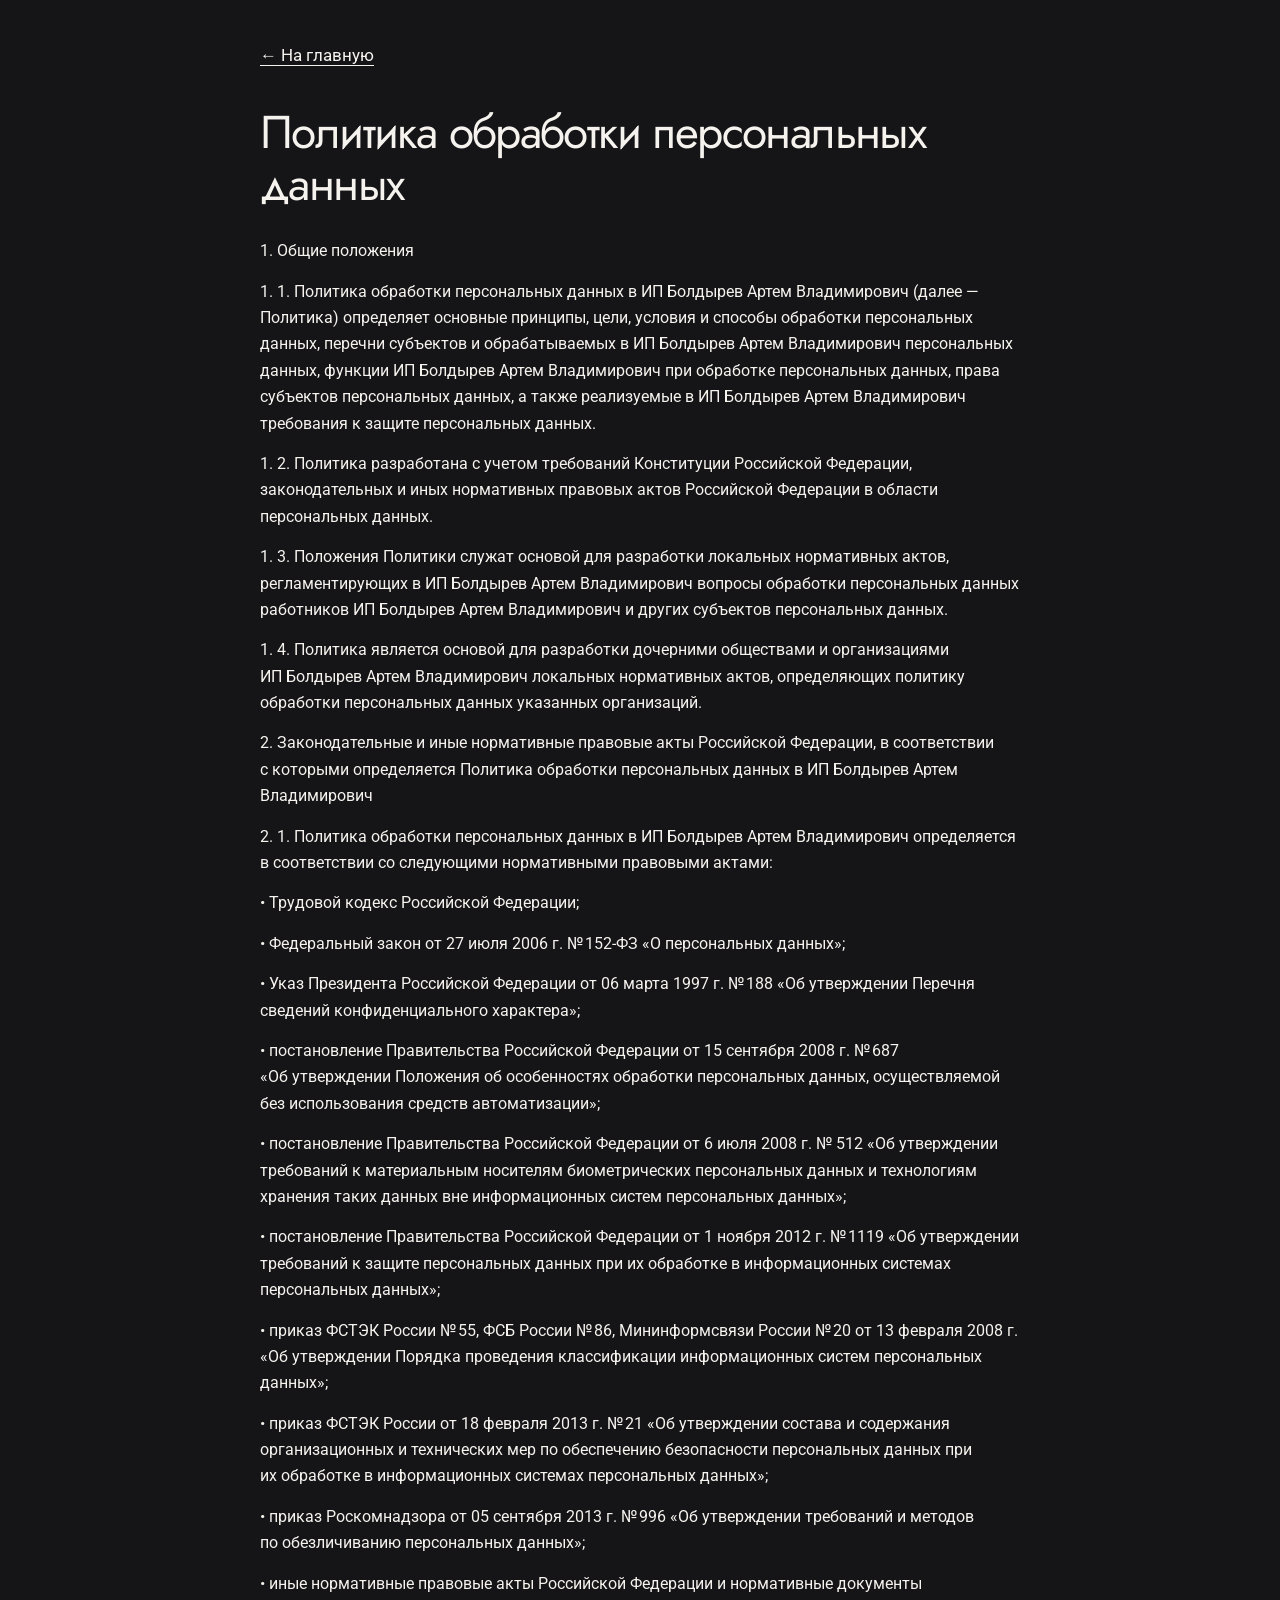
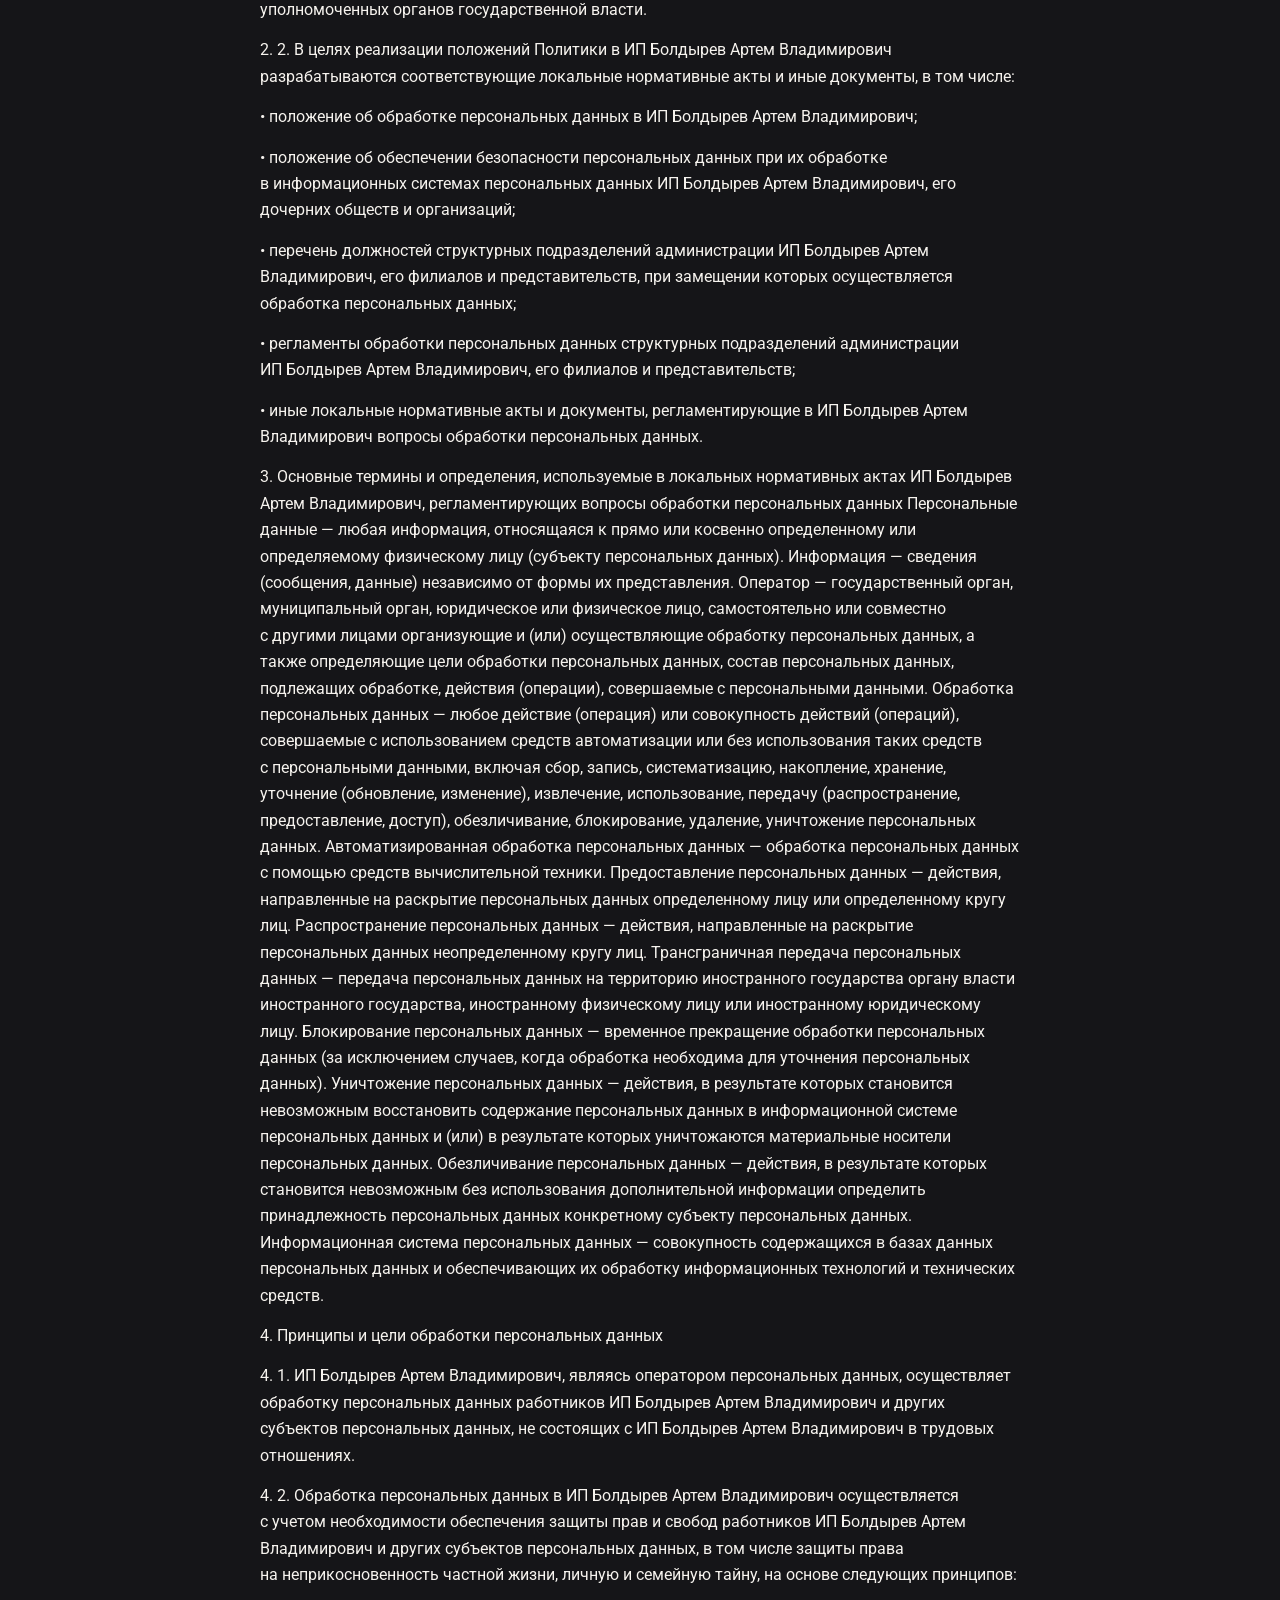
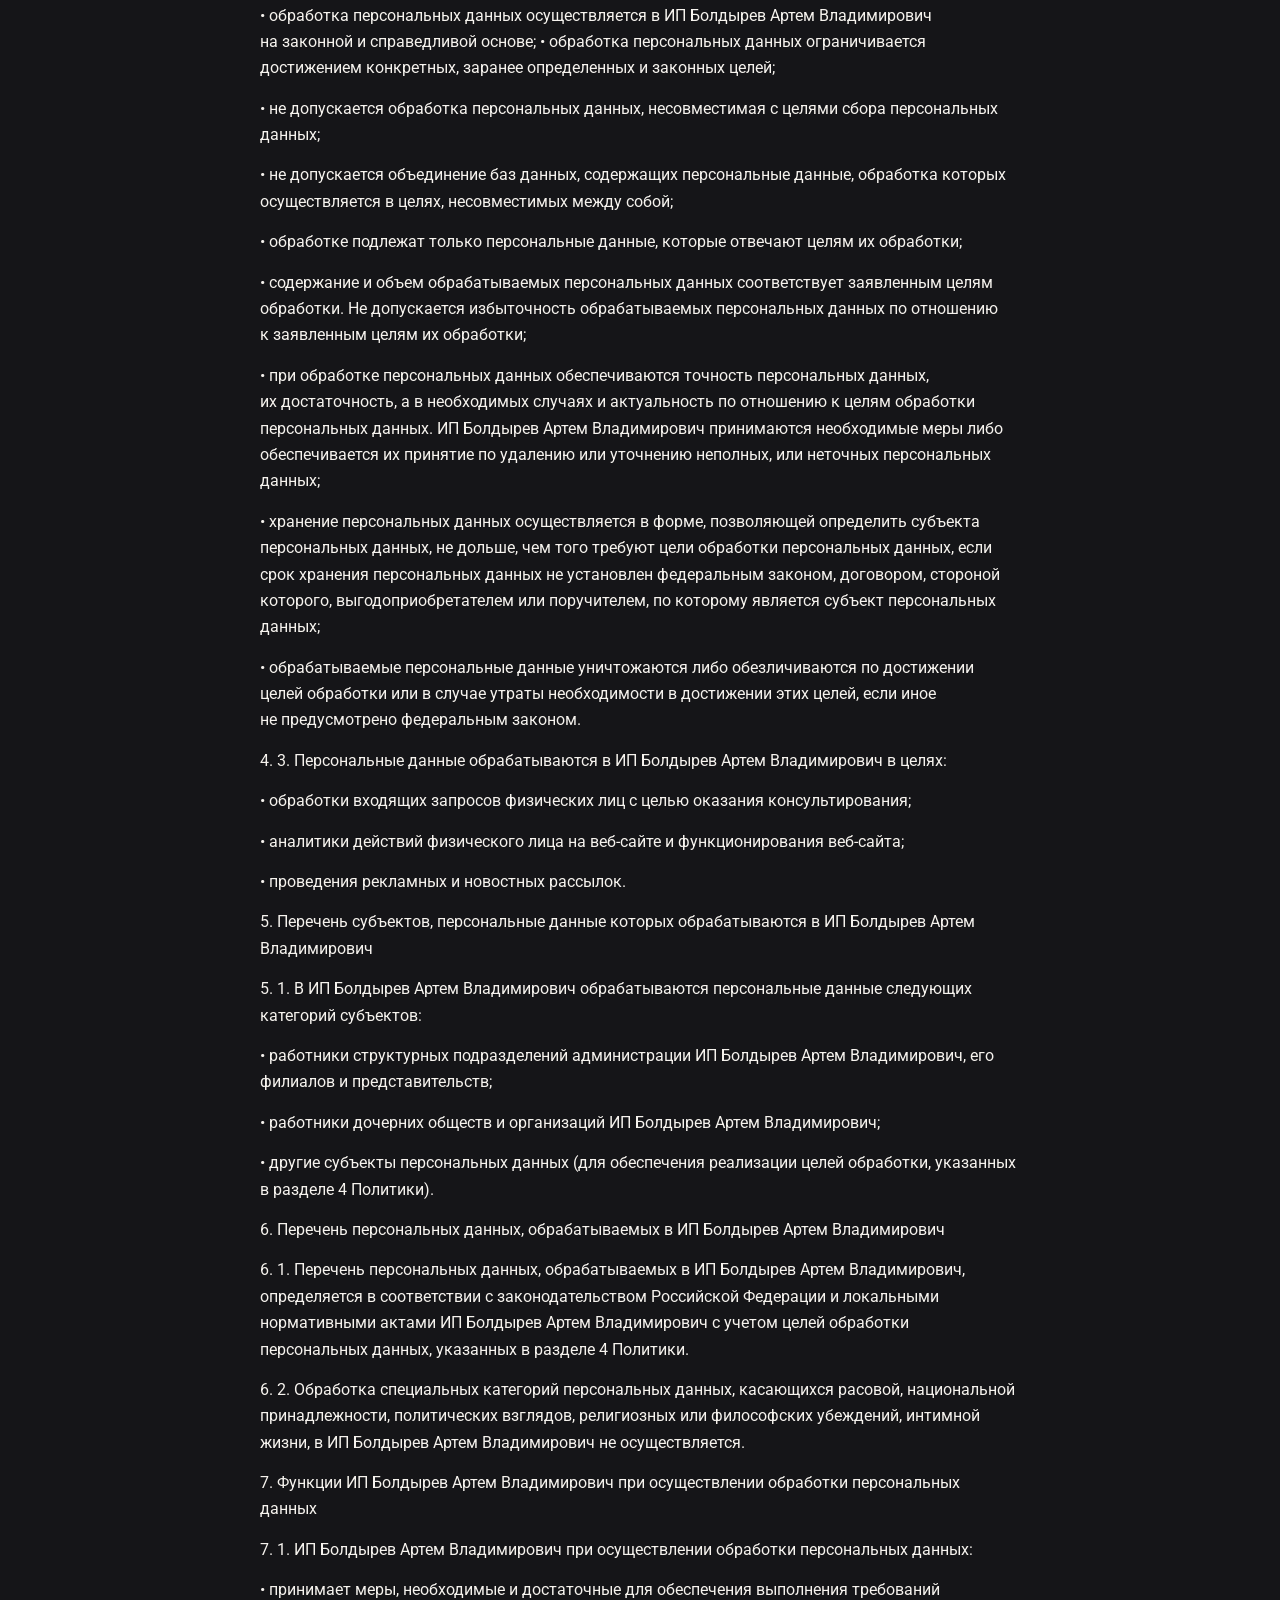
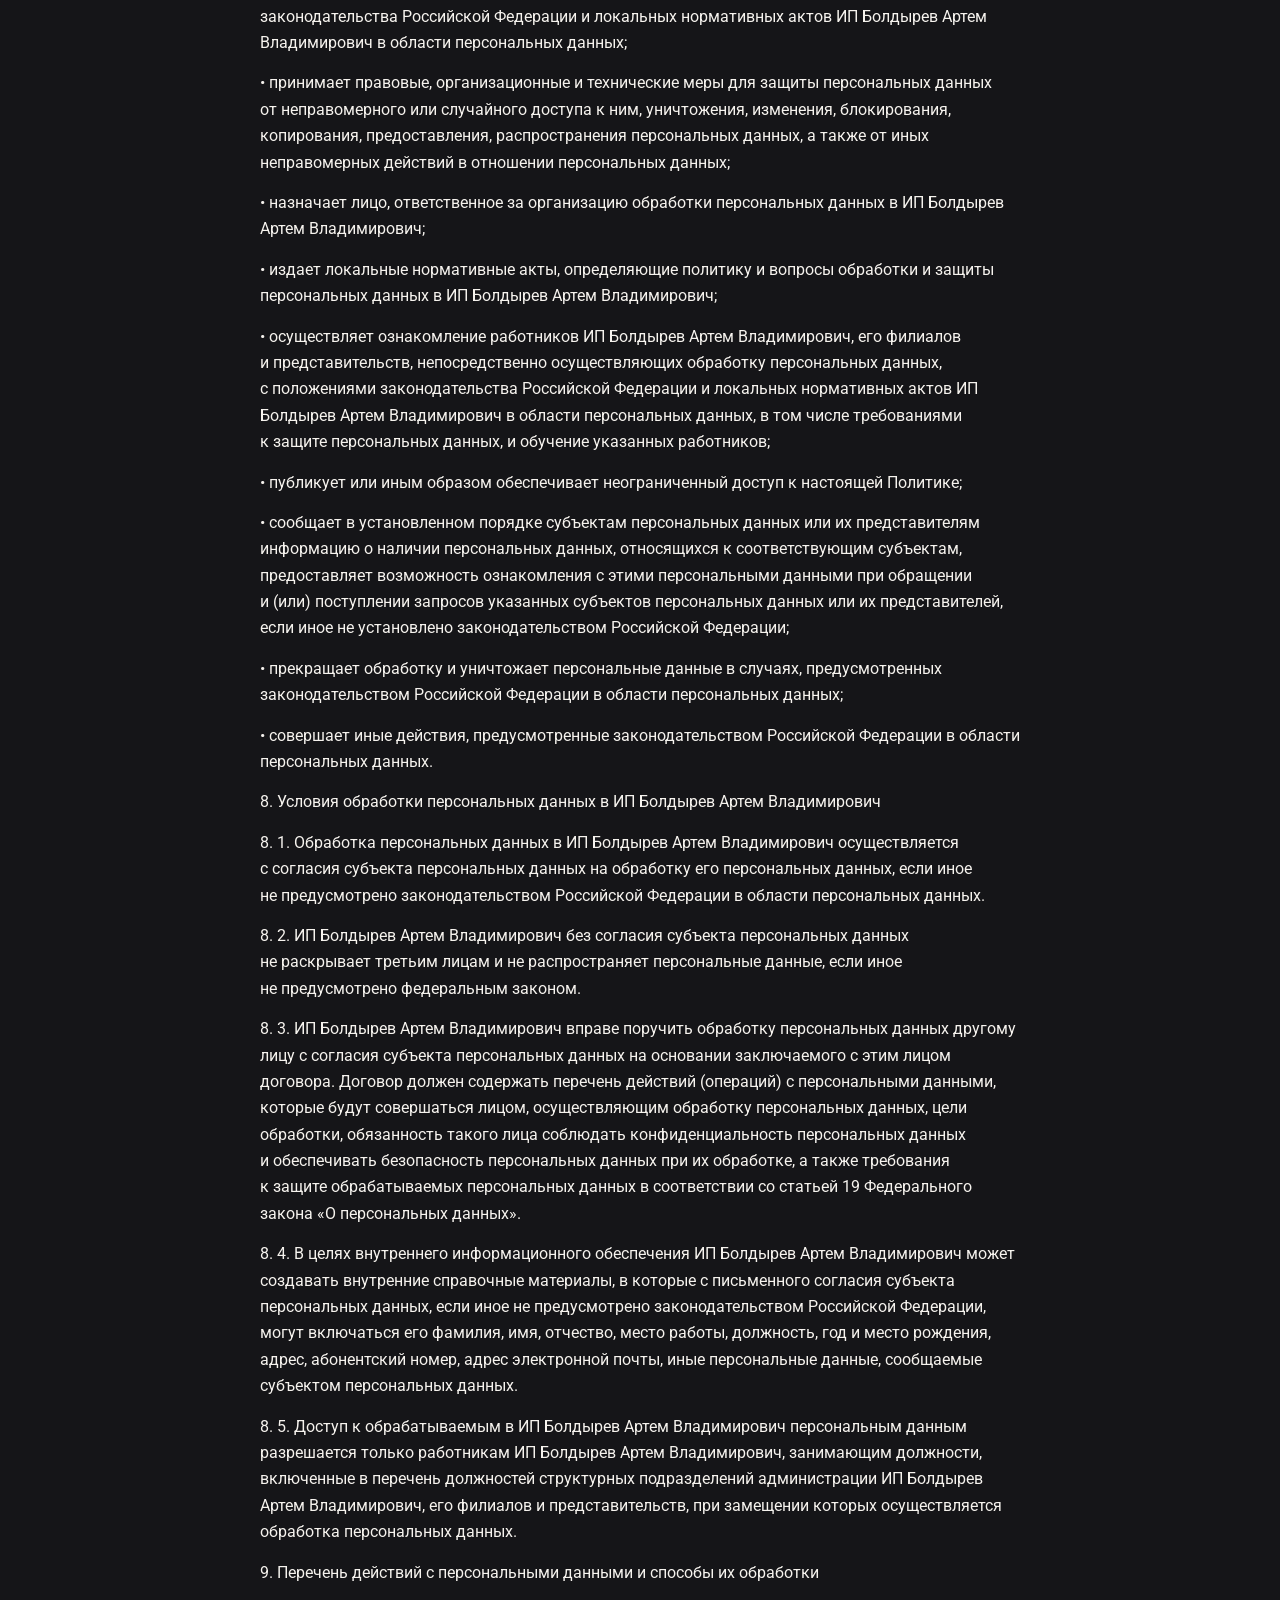
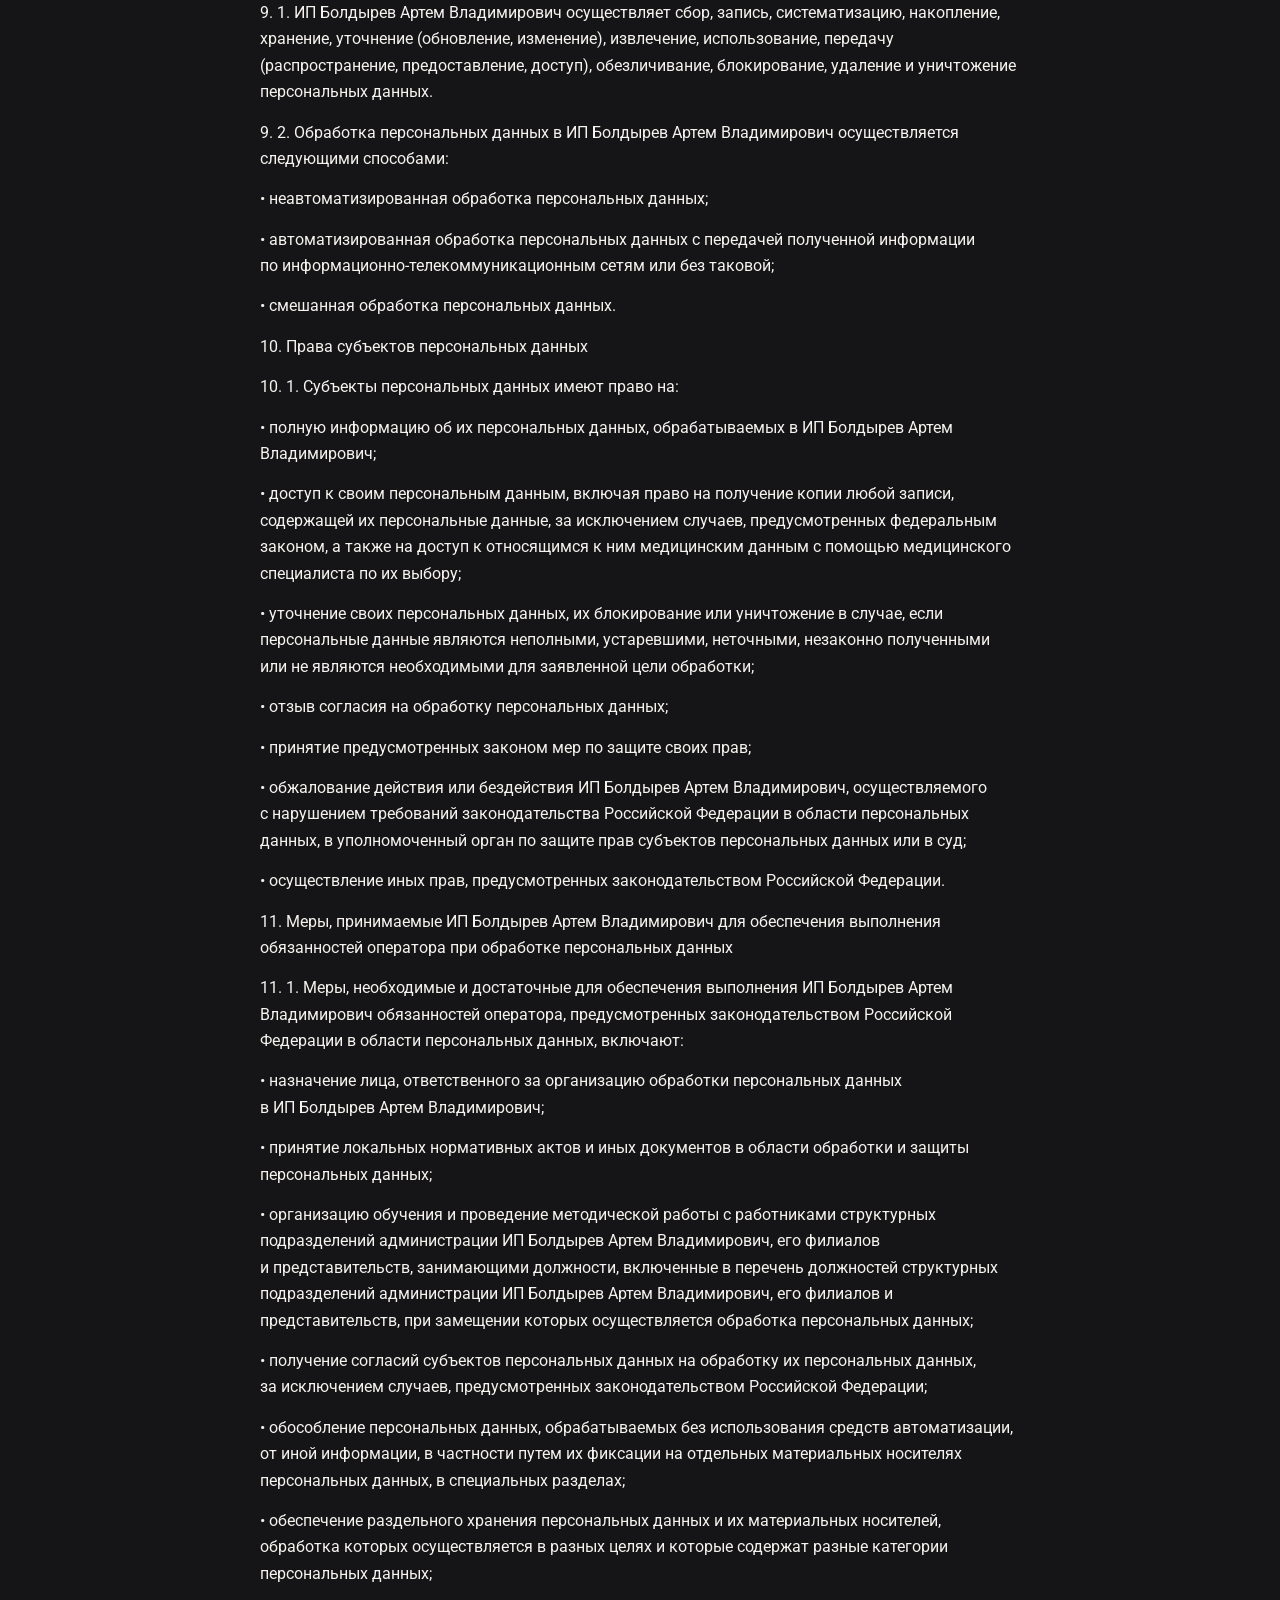
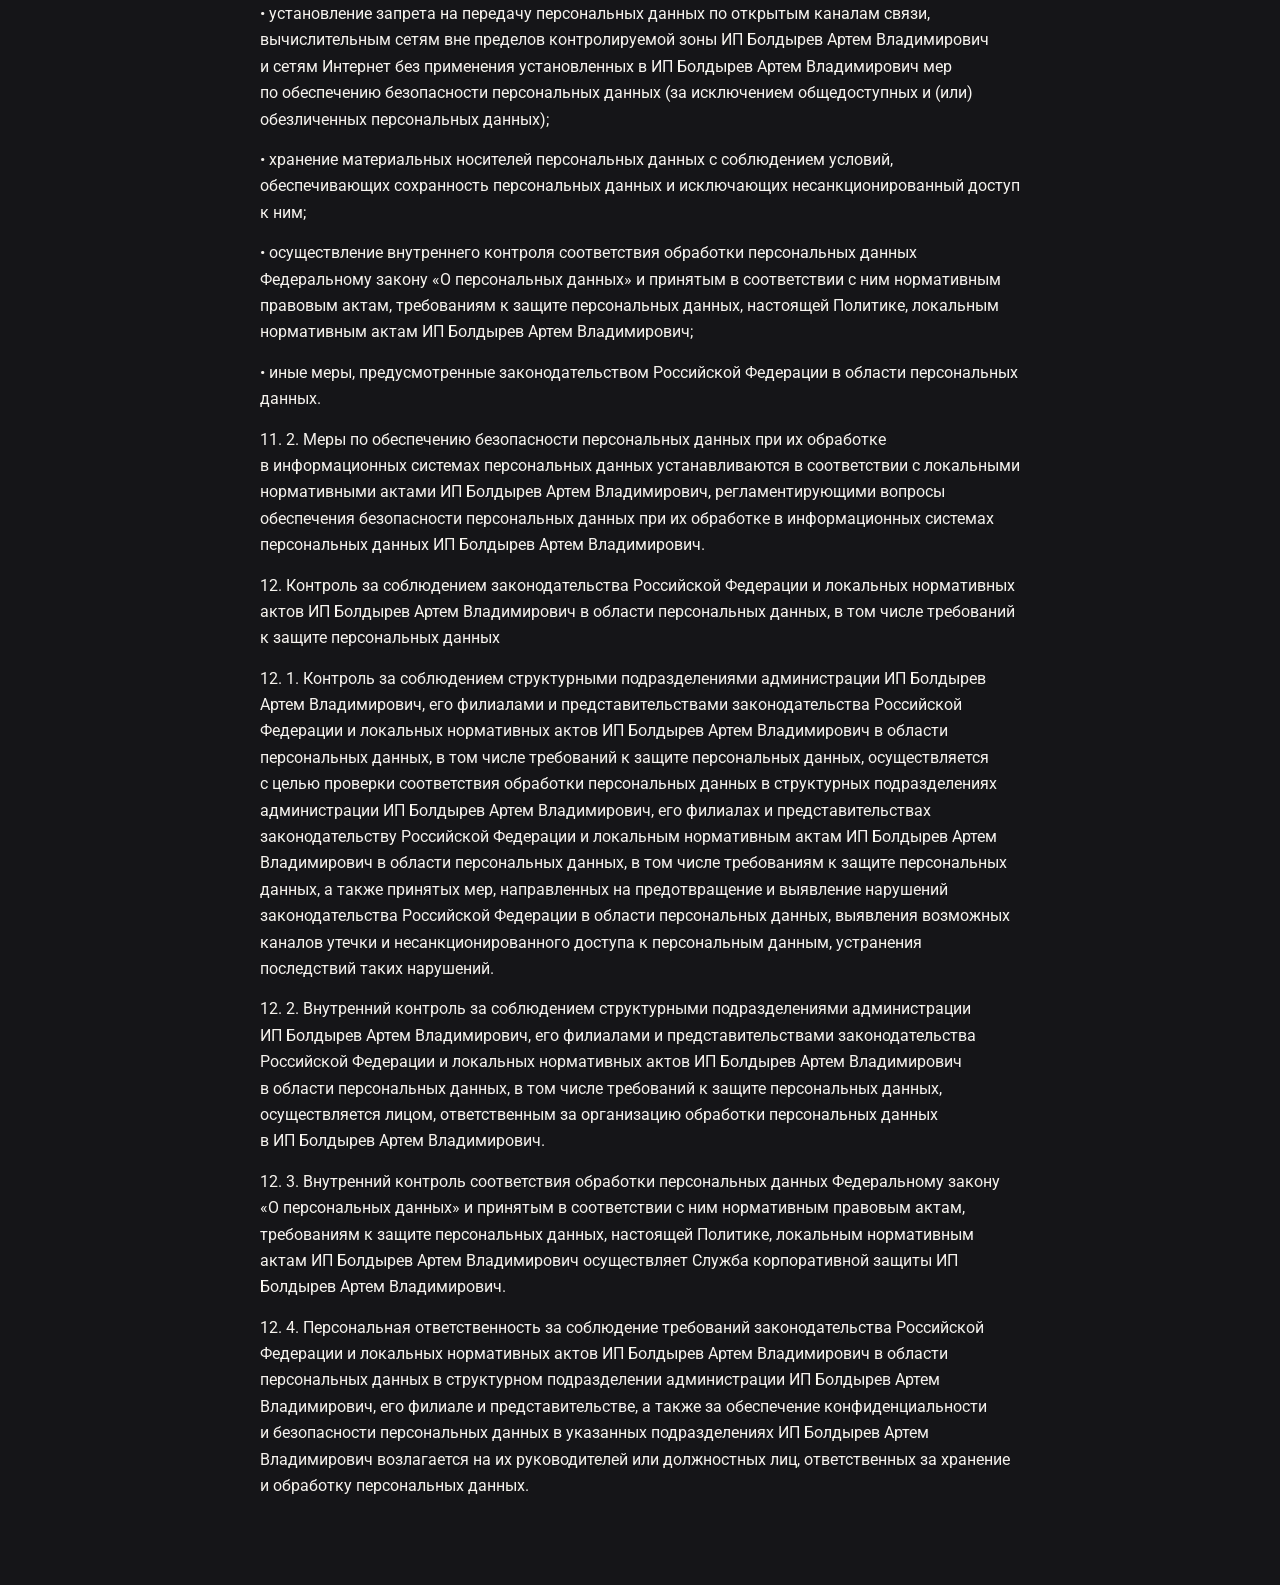
<file: politika-konfidencialnosti/index.html>
<!doctype html>
<html lang="ru">
<head>
  <meta charset="utf-8">
  <meta name="viewport" content="width=device-width, initial-scale=1">
  <title>Политика обработки персональных данных | Проект дома</title>
  <link rel="canonical" href="https://xn--80ahculiddjx.com/politika-konfidencialnosti/">
  <link rel="icon" href="../assets/logo.webp">
  <link rel="stylesheet" href="../style.css">
  <style>
    .policy { width: min(100% - 40px, 760px); margin: 0 auto; padding: 42px 0 72px; }
    .policy h1 { font-size: clamp(30px, 5vw, 46px); line-height: 1.12; margin: 38px 0 28px; }
    .policy p { margin: 0 0 14px; color: inherit; line-height: 1.65; font-size: 16px; overflow-wrap: anywhere; }
    .policy a { text-decoration: underline; text-underline-offset: 0.25em; }
  </style>
</head>
<body>
  <main class="policy">
    <a href="../">← На главную</a>
    <h1>Политика обработки персональных данных</h1>
    <p>1. Общие положения</p>
    <p>1. 1. Политика обработки персональных данных в ИП Болдырев Артем Владимирович (далее — Политика) определяет основные принципы, цели, условия и способы обработки персональных данных, перечни субъектов и обрабатываемых в ИП Болдырев Артем Владимирович персональных данных, функции ИП Болдырев Артем Владимирович при обработке персональных данных, права субъектов персональных данных, а также реализуемые в ИП Болдырев Артем Владимирович требования к защите персональных данных.</p>
    <p>1. 2. Политика разработана с учетом требований Конституции Российской Федерации, законодательных и иных нормативных правовых актов Российской Федерации в области персональных данных.</p>
    <p>1. 3. Положения Политики служат основой для разработки локальных нормативных актов, регламентирующих в ИП Болдырев Артем Владимирович вопросы обработки персональных данных работников ИП Болдырев Артем Владимирович и других субъектов персональных данных.</p>
    <p>1. 4. Политика является основой для разработки дочерними обществами и организациями ИП Болдырев Артем Владимирович локальных нормативных актов, определяющих политику обработки персональных данных указанных организаций.</p>
    <p>2. Законодательные и иные нормативные правовые акты Российской Федерации, в соответствии с которыми определяется Политика обработки персональных данных в ИП Болдырев Артем Владимирович</p>
    <p>2. 1. Политика обработки персональных данных в ИП Болдырев Артем Владимирович определяется в соответствии со следующими нормативными правовыми актами:</p>
    <p>• Трудовой кодекс Российской Федерации;</p>
    <p>• Федеральный закон от 27 июля 2006 г. № 152-ФЗ «О персональных данных»;</p>
    <p>• Указ Президента Российской Федерации от 06 марта 1997 г. № 188 «Об утверждении Перечня сведений конфиденциального характера»;</p>
    <p>• постановление Правительства Российской Федерации от 15 сентября 2008 г. № 687 «Об утверждении Положения об особенностях обработки персональных данных, осуществляемой без использования средств автоматизации»;</p>
    <p>• постановление Правительства Российской Федерации от 6 июля 2008 г. № 512 «Об утверждении требований к материальным носителям биометрических персональных данных и технологиям хранения таких данных вне информационных систем персональных данных»;</p>
    <p>• постановление Правительства Российской Федерации от 1 ноября 2012 г. № 1119 «Об утверждении требований к защите персональных данных при их обработке в информационных системах персональных данных»;</p>
    <p>• приказ ФСТЭК России № 55, ФСБ России № 86, Мининформсвязи России № 20 от 13 февраля 2008 г. «Об утверждении Порядка проведения классификации информационных систем персональных данных»;</p>
    <p>• приказ ФСТЭК России от 18 февраля 2013 г. № 21 «Об утверждении состава и содержания организационных и технических мер по обеспечению безопасности персональных данных при их обработке в информационных системах персональных данных»;</p>
    <p>• приказ Роскомнадзора от 05 сентября 2013 г. № 996 «Об утверждении требований и методов по обезличиванию персональных данных»;</p>
    <p>• иные нормативные правовые акты Российской Федерации и нормативные документы уполномоченных органов государственной власти.</p>
    <p>2. 2. В целях реализации положений Политики в ИП Болдырев Артем Владимирович разрабатываются соответствующие локальные нормативные акты и иные документы, в том числе:</p>
    <p>• положение об обработке персональных данных в ИП Болдырев Артем Владимирович;</p>
    <p>• положение об обеспечении безопасности персональных данных при их обработке в информационных системах персональных данных ИП Болдырев Артем Владимирович, его дочерних обществ и организаций;</p>
    <p>• перечень должностей структурных подразделений администрации ИП Болдырев Артем Владимирович, его филиалов и представительств, при замещении которых осуществляется обработка персональных данных;</p>
    <p>• регламенты обработки персональных данных структурных подразделений администрации ИП Болдырев Артем Владимирович, его филиалов и представительств;</p>
    <p>• иные локальные нормативные акты и документы, регламентирующие в ИП Болдырев Артем Владимирович вопросы обработки персональных данных.</p>
    <p>3. Основные термины и определения, используемые в локальных нормативных актах ИП Болдырев Артем Владимирович, регламентирующих вопросы обработки персональных данных Персональные данные — любая информация, относящаяся к прямо или косвенно определенному или определяемому физическому лицу (субъекту персональных данных). Информация — сведения (сообщения, данные) независимо от формы их представления. Оператор — государственный орган, муниципальный орган, юридическое или физическое лицо, самостоятельно или совместно с другими лицами организующие и (или) осуществляющие обработку персональных данных, а также определяющие цели обработки персональных данных, состав персональных данных, подлежащих обработке, действия (операции), совершаемые с персональными данными. Обработка персональных данных — любое действие (операция) или совокупность действий (операций), совершаемые с использованием средств автоматизации или без использования таких средств с персональными данными, включая сбор, запись, систематизацию, накопление, хранение, уточнение (обновление, изменение), извлечение, использование, передачу (распространение, предоставление, доступ), обезличивание, блокирование, удаление, уничтожение персональных данных. Автоматизированная обработка персональных данных — обработка персональных данных с помощью средств вычислительной техники. Предоставление персональных данных — действия, направленные на раскрытие персональных данных определенному лицу или определенному кругу лиц. Распространение персональных данных — действия, направленные на раскрытие персональных данных неопределенному кругу лиц. Трансграничная передача персональных данных — передача персональных данных на территорию иностранного государства органу власти иностранного государства, иностранному физическому лицу или иностранному юридическому лицу. Блокирование персональных данных — временное прекращение обработки персональных данных (за исключением случаев, когда обработка необходима для уточнения персональных данных). Уничтожение персональных данных — действия, в результате которых становится невозможным восстановить содержание персональных данных в информационной системе персональных данных и (или) в результате которых уничтожаются материальные носители персональных данных. Обезличивание персональных данных — действия, в результате которых становится невозможным без использования дополнительной информации определить принадлежность персональных данных конкретному субъекту персональных данных. Информационная система персональных данных — совокупность содержащихся в базах данных персональных данных и обеспечивающих их обработку информационных технологий и технических средств.</p>
    <p>4. Принципы и цели обработки персональных данных</p>
    <p>4. 1. ИП Болдырев Артем Владимирович, являясь оператором персональных данных, осуществляет обработку персональных данных работников ИП Болдырев Артем Владимирович и других субъектов персональных данных, не состоящих с ИП Болдырев Артем Владимирович в трудовых отношениях.</p>
    <p>4. 2. Обработка персональных данных в ИП Болдырев Артем Владимирович осуществляется с учетом необходимости обеспечения защиты прав и свобод работников ИП Болдырев Артем Владимирович и других субъектов персональных данных, в том числе защиты права на неприкосновенность частной жизни, личную и семейную тайну, на основе следующих принципов:</p>
    <p>• обработка персональных данных осуществляется в ИП Болдырев Артем Владимирович на законной и справедливой основе; • обработка персональных данных ограничивается достижением конкретных, заранее определенных и законных целей;</p>
    <p>• не допускается обработка персональных данных, несовместимая с целями сбора персональных данных;</p>
    <p>• не допускается объединение баз данных, содержащих персональные данные, обработка которых осуществляется в целях, несовместимых между собой;</p>
    <p>• обработке подлежат только персональные данные, которые отвечают целям их обработки;</p>
    <p>• содержание и объем обрабатываемых персональных данных соответствует заявленным целям обработки. Не допускается избыточность обрабатываемых персональных данных по отношению к заявленным целям их обработки;</p>
    <p>• при обработке персональных данных обеспечиваются точность персональных данных, их достаточность, а в необходимых случаях и актуальность по отношению к целям обработки персональных данных. ИП Болдырев Артем Владимирович принимаются необходимые меры либо обеспечивается их принятие по удалению или уточнению неполных, или неточных персональных данных;</p>
    <p>• хранение персональных данных осуществляется в форме, позволяющей определить субъекта персональных данных, не дольше, чем того требуют цели обработки персональных данных, если срок хранения персональных данных не установлен федеральным законом, договором, стороной которого, выгодоприобретателем или поручителем, по которому является субъект персональных данных;</p>
    <p>• обрабатываемые персональные данные уничтожаются либо обезличиваются по достижении целей обработки или в случае утраты необходимости в достижении этих целей, если иное не предусмотрено федеральным законом.</p>
    <p>4. 3. Персональные данные обрабатываются в ИП Болдырев Артем Владимирович в целях:</p>
    <p>• обработки входящих запросов физических лиц с целью оказания консультирования;</p>
    <p>• аналитики действий физического лица на веб-сайте и функционирования веб-сайта;</p>
    <p>• проведения рекламных и новостных рассылок.</p>
    <p>5. Перечень субъектов, персональные данные которых обрабатываются в ИП Болдырев Артем Владимирович</p>
    <p>5. 1. В ИП Болдырев Артем Владимирович обрабатываются персональные данные следующих категорий субъектов:</p>
    <p>• работники структурных подразделений администрации ИП Болдырев Артем Владимирович, его филиалов и представительств;</p>
    <p>• работники дочерних обществ и организаций ИП Болдырев Артем Владимирович;</p>
    <p>• другие субъекты персональных данных (для обеспечения реализации целей обработки, указанных в разделе 4 Политики).</p>
    <p>6. Перечень персональных данных, обрабатываемых в ИП Болдырев Артем Владимирович</p>
    <p>6. 1. Перечень персональных данных, обрабатываемых в ИП Болдырев Артем Владимирович, определяется в соответствии с законодательством Российской Федерации и локальными нормативными актами ИП Болдырев Артем Владимирович с учетом целей обработки персональных данных, указанных в разделе 4 Политики.</p>
    <p>6. 2. Обработка специальных категорий персональных данных, касающихся расовой, национальной принадлежности, политических взглядов, религиозных или философских убеждений, интимной жизни, в ИП Болдырев Артем Владимирович не осуществляется.</p>
    <p>7. Функции ИП Болдырев Артем Владимирович при осуществлении обработки персональных данных</p>
    <p>7. 1. ИП Болдырев Артем Владимирович при осуществлении обработки персональных данных:</p>
    <p>• принимает меры, необходимые и достаточные для обеспечения выполнения требований законодательства Российской Федерации и локальных нормативных актов ИП Болдырев Артем Владимирович в области персональных данных;</p>
    <p>• принимает правовые, организационные и технические меры для защиты персональных данных от неправомерного или случайного доступа к ним, уничтожения, изменения, блокирования, копирования, предоставления, распространения персональных данных, а также от иных неправомерных действий в отношении персональных данных;</p>
    <p>• назначает лицо, ответственное за организацию обработки персональных данных в ИП Болдырев Артем Владимирович;</p>
    <p>• издает локальные нормативные акты, определяющие политику и вопросы обработки и защиты персональных данных в ИП Болдырев Артем Владимирович;</p>
    <p>• осуществляет ознакомление работников ИП Болдырев Артем Владимирович, его филиалов и представительств, непосредственно осуществляющих обработку персональных данных, с положениями законодательства Российской Федерации и локальных нормативных актов ИП Болдырев Артем Владимирович в области персональных данных, в том числе требованиями к защите персональных данных, и обучение указанных работников;</p>
    <p>• публикует или иным образом обеспечивает неограниченный доступ к настоящей Политике;</p>
    <p>• сообщает в установленном порядке субъектам персональных данных или их представителям информацию о наличии персональных данных, относящихся к соответствующим субъектам, предоставляет возможность ознакомления с этими персональными данными при обращении и (или) поступлении запросов указанных субъектов персональных данных или их представителей, если иное не установлено законодательством Российской Федерации;</p>
    <p>• прекращает обработку и уничтожает персональные данные в случаях, предусмотренных законодательством Российской Федерации в области персональных данных;</p>
    <p>• совершает иные действия, предусмотренные законодательством Российской Федерации в области персональных данных.</p>
    <p>8. Условия обработки персональных данных в ИП Болдырев Артем Владимирович</p>
    <p>8. 1. Обработка персональных данных в ИП Болдырев Артем Владимирович осуществляется с согласия субъекта персональных данных на обработку его персональных данных, если иное не предусмотрено законодательством Российской Федерации в области персональных данных.</p>
    <p>8. 2. ИП Болдырев Артем Владимирович без согласия субъекта персональных данных не раскрывает третьим лицам и не распространяет персональные данные, если иное не предусмотрено федеральным законом.</p>
    <p>8. 3. ИП Болдырев Артем Владимирович вправе поручить обработку персональных данных другому лицу с согласия субъекта персональных данных на основании заключаемого с этим лицом договора. Договор должен содержать перечень действий (операций) с персональными данными, которые будут совершаться лицом, осуществляющим обработку персональных данных, цели обработки, обязанность такого лица соблюдать конфиденциальность персональных данных и обеспечивать безопасность персональных данных при их обработке, а также требования к защите обрабатываемых персональных данных в соответствии со статьей 19 Федерального закона «О персональных данных».</p>
    <p>8. 4. В целях внутреннего информационного обеспечения ИП Болдырев Артем Владимирович может создавать внутренние справочные материалы, в которые с письменного согласия субъекта персональных данных, если иное не предусмотрено законодательством Российской Федерации, могут включаться его фамилия, имя, отчество, место работы, должность, год и место рождения, адрес, абонентский номер, адрес электронной почты, иные персональные данные, сообщаемые субъектом персональных данных.</p>
    <p>8. 5. Доступ к обрабатываемым в ИП Болдырев Артем Владимирович персональным данным разрешается только работникам ИП Болдырев Артем Владимирович, занимающим должности, включенные в перечень должностей структурных подразделений администрации ИП Болдырев Артем Владимирович, его филиалов и представительств, при замещении которых осуществляется обработка персональных данных.</p>
    <p>9. Перечень действий с персональными данными и способы их обработки</p>
    <p>9. 1. ИП Болдырев Артем Владимирович осуществляет сбор, запись, систематизацию, накопление, хранение, уточнение (обновление, изменение), извлечение, использование, передачу (распространение, предоставление, доступ), обезличивание, блокирование, удаление и уничтожение персональных данных.</p>
    <p>9. 2. Обработка персональных данных в ИП Болдырев Артем Владимирович осуществляется следующими способами:</p>
    <p>• неавтоматизированная обработка персональных данных;</p>
    <p>• автоматизированная обработка персональных данных с передачей полученной информации по информационно-телекоммуникационным сетям или без таковой;</p>
    <p>• смешанная обработка персональных данных.</p>
    <p>10. Права субъектов персональных данных</p>
    <p>10. 1. Субъекты персональных данных имеют право на:</p>
    <p>• полную информацию об их персональных данных, обрабатываемых в ИП Болдырев Артем Владимирович;</p>
    <p>• доступ к своим персональным данным, включая право на получение копии любой записи, содержащей их персональные данные, за исключением случаев, предусмотренных федеральным законом, а также на доступ к относящимся к ним медицинским данным с помощью медицинского специалиста по их выбору;</p>
    <p>• уточнение своих персональных данных, их блокирование или уничтожение в случае, если персональные данные являются неполными, устаревшими, неточными, незаконно полученными или не являются необходимыми для заявленной цели обработки;</p>
    <p>• отзыв согласия на обработку персональных данных;</p>
    <p>• принятие предусмотренных законом мер по защите своих прав;</p>
    <p>• обжалование действия или бездействия ИП Болдырев Артем Владимирович, осуществляемого с нарушением требований законодательства Российской Федерации в области персональных данных, в уполномоченный орган по защите прав субъектов персональных данных или в суд;</p>
    <p>• осуществление иных прав, предусмотренных законодательством Российской Федерации.</p>
    <p>11. Меры, принимаемые ИП Болдырев Артем Владимирович для обеспечения выполнения обязанностей оператора при обработке персональных данных</p>
    <p>11. 1. Меры, необходимые и достаточные для обеспечения выполнения ИП Болдырев Артем Владимирович обязанностей оператора, предусмотренных законодательством Российской Федерации в области персональных данных, включают:</p>
    <p>• назначение лица, ответственного за организацию обработки персональных данных в ИП Болдырев Артем Владимирович;</p>
    <p>• принятие локальных нормативных актов и иных документов в области обработки и защиты персональных данных;</p>
    <p>• организацию обучения и проведение методической работы с работниками структурных подразделений администрации ИП Болдырев Артем Владимирович, его филиалов и представительств, занимающими должности, включенные в перечень должностей структурных подразделений администрации ИП Болдырев Артем Владимирович, его филиалов и представительств, при замещении которых осуществляется обработка персональных данных;</p>
    <p>• получение согласий субъектов персональных данных на обработку их персональных данных, за исключением случаев, предусмотренных законодательством Российской Федерации;</p>
    <p>• обособление персональных данных, обрабатываемых без использования средств автоматизации, от иной информации, в частности путем их фиксации на отдельных материальных носителях персональных данных, в специальных разделах;</p>
    <p>• обеспечение раздельного хранения персональных данных и их материальных носителей, обработка которых осуществляется в разных целях и которые содержат разные категории персональных данных;</p>
    <p>• установление запрета на передачу персональных данных по открытым каналам связи, вычислительным сетям вне пределов контролируемой зоны ИП Болдырев Артем Владимирович и сетям Интернет без применения установленных в ИП Болдырев Артем Владимирович мер по обеспечению безопасности персональных данных (за исключением общедоступных и (или) обезличенных персональных данных);</p>
    <p>• хранение материальных носителей персональных данных с соблюдением условий, обеспечивающих сохранность персональных данных и исключающих несанкционированный доступ к ним;</p>
    <p>• осуществление внутреннего контроля соответствия обработки персональных данных Федеральному закону «О персональных данных» и принятым в соответствии с ним нормативным правовым актам, требованиям к защите персональных данных, настоящей Политике, локальным нормативным актам ИП Болдырев Артем Владимирович;</p>
    <p>• иные меры, предусмотренные законодательством Российской Федерации в области персональных данных.</p>
    <p>11. 2. Меры по обеспечению безопасности персональных данных при их обработке в информационных системах персональных данных устанавливаются в соответствии с локальными нормативными актами ИП Болдырев Артем Владимирович, регламентирующими вопросы обеспечения безопасности персональных данных при их обработке в информационных системах персональных данных ИП Болдырев Артем Владимирович.</p>
    <p>12. Контроль за соблюдением законодательства Российской Федерации и локальных нормативных актов ИП Болдырев Артем Владимирович в области персональных данных, в том числе требований к защите персональных данных</p>
    <p>12. 1. Контроль за соблюдением структурными подразделениями администрации ИП Болдырев Артем Владимирович, его филиалами и представительствами законодательства Российской Федерации и локальных нормативных актов ИП Болдырев Артем Владимирович в области персональных данных, в том числе требований к защите персональных данных, осуществляется с целью проверки соответствия обработки персональных данных в структурных подразделениях администрации ИП Болдырев Артем Владимирович, его филиалах и представительствах законодательству Российской Федерации и локальным нормативным актам ИП Болдырев Артем Владимирович в области персональных данных, в том числе требованиям к защите персональных данных, а также принятых мер, направленных на предотвращение и выявление нарушений законодательства Российской Федерации в области персональных данных, выявления возможных каналов утечки и несанкционированного доступа к персональным данным, устранения последствий таких нарушений.</p>
    <p>12. 2. Внутренний контроль за соблюдением структурными подразделениями администрации ИП Болдырев Артем Владимирович, его филиалами и представительствами законодательства Российской Федерации и локальных нормативных актов ИП Болдырев Артем Владимирович в области персональных данных, в том числе требований к защите персональных данных, осуществляется лицом, ответственным за организацию обработки персональных данных в ИП Болдырев Артем Владимирович.</p>
    <p>12. 3. Внутренний контроль соответствия обработки персональных данных Федеральному закону «О персональных данных» и принятым в соответствии с ним нормативным правовым актам, требованиям к защите персональных данных, настоящей Политике, локальным нормативным актам ИП Болдырев Артем Владимирович осуществляет Служба корпоративной защиты ИП Болдырев Артем Владимирович.</p>
    <p>12. 4. Персональная ответственность за соблюдение требований законодательства Российской Федерации и локальных нормативных актов ИП Болдырев Артем Владимирович в области персональных данных в структурном подразделении администрации ИП Болдырев Артем Владимирович, его филиале и представительстве, а также за обеспечение конфиденциальности и безопасности персональных данных в указанных подразделениях ИП Болдырев Артем Владимирович возлагается на их руководителей или должностных лиц, ответственных за хранение и обработку персональных данных.</p>
  </main>
</body>
</html>
</file>
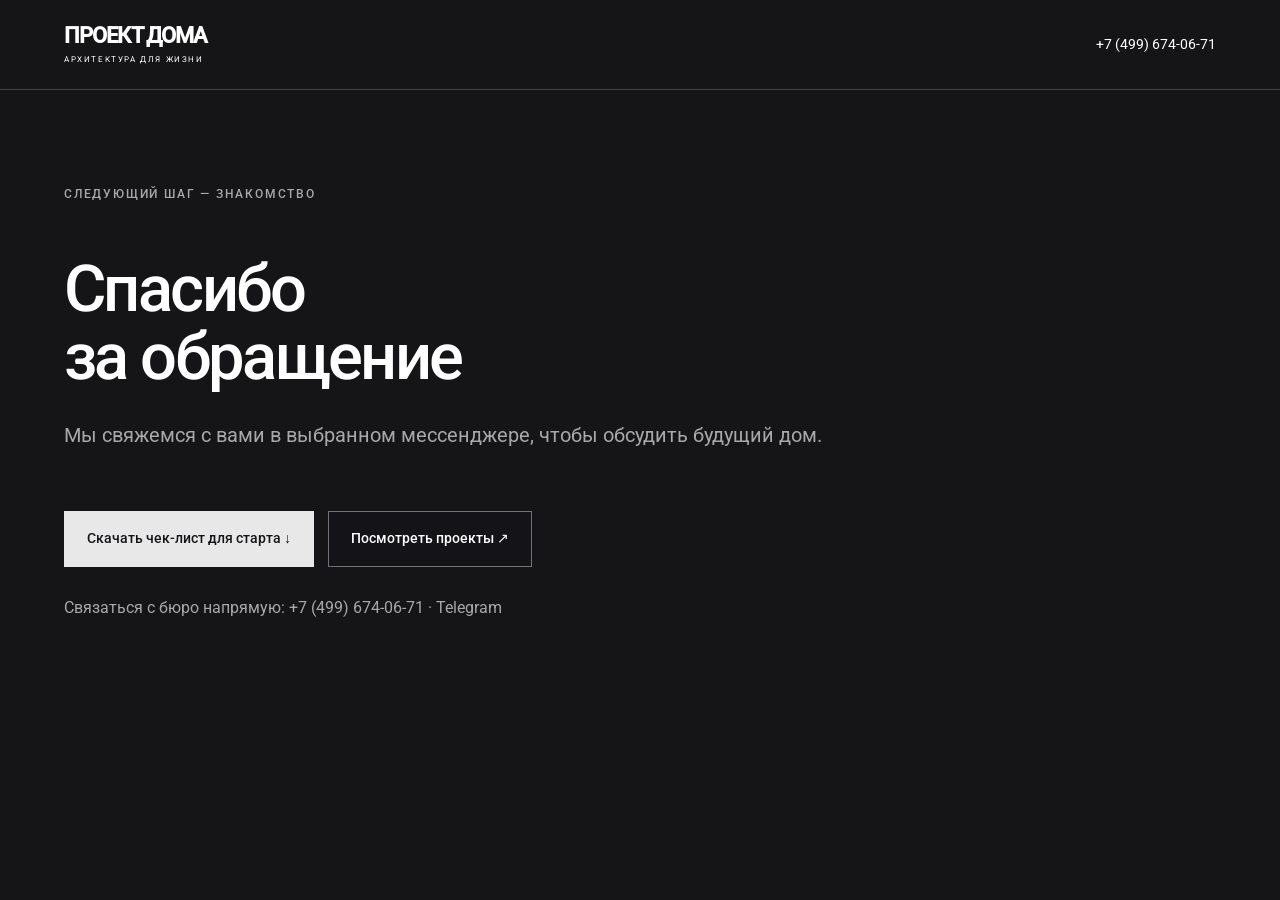
<file: thanks.html>
<!doctype html><html lang="ru"><head><meta charset="utf-8"><meta name="viewport" content="width=device-width,initial-scale=1"><meta name="robots" content="noindex,nofollow"><title>Спасибо за обращение — Проект дома</title><link rel="stylesheet" href="style.css?v=20261110"><link rel="stylesheet" href="architecture.css?v=20261110"><link rel="stylesheet" href="landing.css?v=20261110"></head><body><header class="site-header thanks-header"><a class="brand" href="./"><strong>ПРОЕКТ ДОМА<span>АРХИТЕКТУРА ДЛЯ ЖИЗНИ</span></strong></a><a href="tel:+74996740671">+7 (499) 674-06-71</a></header><main class="section thanks-page"><span class="label">Следующий шаг — знакомство</span><h1>Спасибо<br>за обращение</h1><p class="lead">Мы свяжемся с вами в выбранном мессенджере, чтобы обсудить будущий дом.</p><div class="hero-actions"><a class="btn" href="downloads/Project-Doma-Start-Checklist.pdf" download>Скачать чек-лист для старта ↓</a><a class="btn outline" href="./#portfolio">Посмотреть проекты ↗</a></div><p>Связаться с бюро напрямую: <a href="tel:+74996740671">+7 (499) 674-06-71</a> · <a href="https://t.me/asburo_arch" target="_blank" rel="noopener noreferrer">Telegram</a></p></main></body></html>
</file>
<file: style.css>
@import url('./assets/fonts.css');
:root{--bg:#151518;--surface:#212124;--line:#414144;--text:#f6f3ee;--muted:#c3c0bc;--bronze:#a78364;--accent:#d4b89b;--ink:#202023;--space:clamp(24px,5.55vw,88px)}
*{box-sizing:border-box}html{scroll-behavior:smooth;scroll-padding-top:24px}body{margin:0;background:var(--bg);color:var(--text);font:17px/1.6 Roboto,Arial,sans-serif}button,input,select{font:inherit}button,a,input,select{touch-action:manipulation}a{color:inherit;text-decoration:none}button{cursor:pointer}img{display:block;width:100%;object-fit:cover}button{color:inherit}button:focus-visible,a:focus-visible,input:focus-visible,select:focus-visible,summary:focus-visible{outline:2px solid var(--accent);outline-offset:5px}h1,h2,h3,p{margin:0}h1,h2,h3{font-family:Jost,Arial,sans-serif;font-weight:400;line-height:1.15}h1{font-size:clamp(48px,5.3vw,82px);letter-spacing:-.035em}h2{font-size:clamp(36px,3.4vw,52px);letter-spacing:-.025em}h3{font-size:28px;line-height:1.25}p{color:var(--muted)}.container{max-width:1600px;margin:auto;padding:0 var(--space)}.section{padding:100px var(--space);max-width:1600px;margin:auto}.surface{background:var(--surface)}.surface>.section{padding-top:88px;padding-bottom:88px}.label{font-size:11px;text-transform:uppercase;letter-spacing:.16em;color:var(--accent);display:block;margin-bottom:25px;font-weight:500}.section-head{display:flex;align-items:end;justify-content:space-between;gap:40px;margin-bottom:48px}.section-head h2{max-width:800px}.section-head p{max-width:450px}.lead{font-size:19px;line-height:1.65;max-width:650px}.small{font-size:13px;line-height:1.65}.muted{color:var(--muted)}.btn{display:inline-flex;align-items:center;justify-content:space-between;gap:24px;padding:17px 24px;min-height:58px;background:var(--accent);border:1px solid var(--accent);color:var(--ink);font-size:14px;line-height:1.4;font-weight:500;transition:background .2s,border-color .2s}.btn:hover{background:#e3ceb7;border-color:#e3ceb7}.btn.outline{background:transparent;border-color:var(--line);color:var(--text)}.btn.outline:hover{border-color:var(--accent)}.arrow{font-family:Arial,sans-serif;font-size:21px;line-height:1}.text-link{display:inline-flex;align-items:center;gap:20px;border-bottom:1px solid var(--line);padding:12px 0;font-size:14px}.text-link:hover{border-color:var(--accent);color:var(--accent)}.site-header{max-width:1600px;padding:25px var(--space);margin:auto;display:flex;align-items:center;justify-content:space-between;gap:36px;border-bottom:1px solid #ffffff12}.brand{width:228px;flex-shrink:0}.brand img{height:44px;object-fit:contain;object-position:left center}.site-header nav{display:flex;gap:30px;font-size:13px}.site-header nav a:hover,.site-header nav a[aria-current=page]{color:var(--accent)}.site-header .btn{min-height:48px;padding:13px 18px;font-size:13px}.mobile-menu{display:none;background:none;border:0;padding:12px 0;font-size:14px}.hero{padding-top:65px;padding-bottom:48px}.hero-grid{display:grid;grid-template-columns:1.6fr .85fr;gap:80px;align-items:end}.hero-grid .lead{font-size:17px}.hero-grid .btn{margin-top:30px;min-width:300px}.hero-image{width:100%;height:clamp(420px,47vw,700px);position:relative;overflow:hidden}.hero-image img{height:100%;object-position:center 54%}.hero-image button{position:absolute;bottom:32px;right:var(--space);background:#151518cc;border:1px solid #ffffff55;color:white;padding:12px 18px;font-size:13px;backdrop-filter:blur(6px)}.image-caption{padding:20px var(--space);display:flex;justify-content:space-between;font-size:12px;color:var(--muted);border-bottom:1px solid var(--line);max-width:1600px;margin:auto}.features{display:grid;grid-template-columns:repeat(3,1fr);gap:40px;margin-top:64px}.feature .number{font:14px Jost;color:var(--accent);display:block;border-bottom:1px solid var(--line);padding-bottom:20px;margin-bottom:24px}.feature h3{font-size:26px;max-width:340px}.feature p{margin-top:18px;font-size:15px}.light{background:var(--text);color:var(--ink)}.light p{color:#555558}.light .label{color:#806245}.light .section-head{margin-bottom:40px}.calc-grid{display:grid;grid-template-columns:repeat(3,1fr);gap:24px}.field-label{display:block;font-size:13px;margin-bottom:10px}input,select{width:100%;border:1px solid var(--line);padding:16px;background:var(--surface);color:var(--text);min-height:56px;border-radius:0}select{appearance:auto}input::placeholder{color:var(--muted)}.light input,.light select{background:transparent;color:var(--ink);border-color:#c6c0b8}.calc-bottom{display:flex;gap:40px;align-items:center;justify-content:space-between;margin-top:28px}.calc-bottom p{max-width:620px}.project-grid{display:grid;grid-template-columns:repeat(2,minmax(0,1fr));gap:48px 32px}.project-card{display:block;min-width:0}.project-card .image-wrap{overflow:hidden;position:relative}.project-card img{aspect-ratio:1.5;transition:transform .5s}.project-card:hover img{transform:scale(1.025)}.project-card .image-wrap .round{position:absolute;bottom:20px;right:20px;display:grid;place-items:center;width:43px;height:43px;border:1px solid #ffffff90;border-radius:50%;background:#1515186b}.project-card .project-meta{display:flex;justify-content:space-between;gap:16px;color:var(--accent);font-size:11px;text-transform:uppercase;letter-spacing:.1em;margin-top:22px;margin-bottom:10px}.project-card h3{font-size:29px}.project-card p{font-size:14px;margin-top:10px}.section-action{margin-top:40px}.service-list{margin-top:48px}.service-row{display:grid;grid-template-columns:70px 1fr 1.1fr 40px;gap:32px;border-top:1px solid var(--line);padding:30px 0;align-items:start}.service-row .number{color:var(--accent);font:14px Jost}.service-row p{font-size:15px}.service-row:last-child{border-bottom:1px solid var(--line)}.service-row:hover h3{color:var(--accent)}.founder{display:grid;grid-template-columns:.85fr 1.15fr;gap:100px;align-items:center}.portrait{height:560px;background:linear-gradient(140deg,#2e2e31,#18181b);overflow:hidden}.portrait img{height:100%;object-fit:contain;object-position:center bottom}.founder h2{margin-bottom:28px}.founder .signature{color:var(--text);font-size:14px;margin:28px 0}.journal-grid{display:grid;grid-template-columns:repeat(3,1fr);gap:32px}.journal-card img{aspect-ratio:1.5}.journal-card .label{margin-top:22px;margin-bottom:14px}.journal-card h3{font-size:26px}.journal-card p{font-size:14px;margin-top:16px}.footer .section{padding-bottom:32px}.footer-cta{display:flex;align-items:end;gap:64px;justify-content:space-between;padding-bottom:64px}.footer-cta h2{max-width:800px}.footer-cta .btn{flex-shrink:0}.footer-bottom{display:grid;grid-template-columns:1fr 1fr 1fr;gap:32px;padding:36px 0;border-top:1px solid var(--line)}.footer-bottom p,.footer-bottom a{font-size:14px}.footer-phone{font:28px Jost!important}.footer-small{display:flex;justify-content:space-between;padding-top:24px;border-top:1px solid var(--line);font-size:12px;color:var(--muted)}.crumbs{font-size:12px;color:var(--muted);margin-bottom:40px;display:flex;gap:14px;flex-wrap:wrap}.crumbs a{color:var(--accent)}.service-hero{padding-top:40px;padding-bottom:56px}.service-hero h1{max-width:920px}.service-hero .hero-grid{margin-top:28px;grid-template-columns:1.5fr 1fr;align-items:center}.service-hero .hero-grid .btn{margin:0}.service-hero .hero-grid p{max-width:650px}.scope-grid{display:grid;grid-template-columns:repeat(3,1fr);gap:28px}.scope{padding:32px;background:var(--surface);border-top:2px solid var(--bronze)}.scope .label{margin-bottom:24px}.scope h3{margin-bottom:26px}.scope ul{padding-left:18px;color:var(--muted);font-size:15px;line-height:1.8}.scope .small{border-top:1px solid var(--line);padding-top:20px}.steps{margin-top:48px}.step{display:grid;grid-template-columns:70px 1fr 1fr;gap:32px;padding:30px 0;border-top:1px solid var(--line)}.step>span{font:18px Jost;color:var(--accent)}.step p{font-size:16px}.document-grid{display:grid;grid-template-columns:repeat(3,1fr);gap:28px}.document-preview{background:#fff;border:0;padding:16px;position:relative}.document-preview img{height:400px;object-fit:contain}.document-preview span{position:absolute;bottom:18px;right:18px;background:var(--ink);color:white;padding:8px 14px;font-size:12px}.faq{max-width:1000px;margin-top:40px}.faq details{border-top:1px solid var(--line);padding:24px 0}.faq summary{cursor:pointer;font:25px/1.4 Jost;list-style:none;display:flex;justify-content:space-between;gap:32px}.faq summary::after{content:'+';color:var(--accent)}.faq details[open] summary::after{content:'−'}.faq details p{padding-top:18px;max-width:830px;font-size:16px}.catalog-title{padding-top:40px;padding-bottom:44px}.catalog-title p{margin-top:24px;max-width:650px}.catalog-layout{display:grid;grid-template-columns:246px minmax(0,1fr);gap:56px;padding-bottom:88px}.filters{align-self:start;border-top:1px solid var(--line);padding-top:24px}.filters-head{display:flex;justify-content:space-between;align-items:center;margin-bottom:24px}.filters-head h3{font-size:23px}.reset{border:0;background:none;color:var(--accent);font-size:12px;padding:8px}.filter-group{border:0;border-bottom:1px solid var(--line);padding:0 0 24px;margin:0 0 24px}.filter-group legend{font-size:15px;margin-bottom:14px}.check{display:flex;align-items:center;gap:10px;color:var(--muted);font-size:14px;margin-bottom:12px;cursor:pointer}.check input{appearance:none;width:17px;height:17px;min-height:0;flex:0 0 17px;border:1px solid #717176;padding:0;display:grid;place-content:center}.check input:checked{background:var(--accent);border-color:var(--accent)}.check input:checked::after{content:'✓';color:var(--ink);font-size:13px;font-weight:bold}.two-input{display:flex;gap:10px}.two-input input{width:calc(50% - 5px);font-size:13px;padding:10px;min-height:44px}.catalog-toolbar{display:flex;justify-content:space-between;align-items:center;gap:16px;margin-bottom:28px;font-size:13px}.catalog-toolbar select{width:220px;padding:10px 14px;min-height:44px;font-size:13px;background:none}.catalog-grid{gap:40px 28px}.catalog-grid .project-card h3{font-size:24px}.catalog-grid .project-card img{aspect-ratio:1.3}.chips{display:flex;flex-wrap:wrap;gap:8px;margin-bottom:24px}.chip{background:var(--surface);border:1px solid var(--line);padding:8px 12px;font-size:12px;color:var(--text)}.filter-toggle{display:none}.empty{padding:60px 24px;border:1px solid var(--line);text-align:center;grid-column:1/-1}.empty h3{margin-bottom:20px}.catalog-note{margin-top:40px;border-top:1px solid var(--line);padding-top:24px;max-width:700px}.seo-row{display:grid;grid-template-columns:1fr 1fr;gap:80px}.seo-row p{margin-bottom:22px}.project-intro{padding-top:40px;padding-bottom:40px}.project-intro h1{max-width:1000px}.project-topline{display:flex;align-items:center;justify-content:space-between;gap:24px}.project-specs{display:grid;grid-template-columns:repeat(3,1fr) 1.6fr;gap:32px;align-items:center;padding:40px var(--space);max-width:1600px;margin:auto;border-bottom:1px solid var(--line)}.spec span{display:block;font-size:12px;color:var(--muted);margin-bottom:4px}.spec strong{font:32px Jost}.gallery-main{position:relative}.gallery-main>img{height:650px}.gallery-controls{position:absolute;bottom:24px;left:var(--space);right:var(--space);display:flex;justify-content:space-between;align-items:center}.gallery-controls button{background:#151518d9;border:1px solid #ffffff66;padding:12px 20px;color:white}.gallery-count{font-size:13px;background:#151518b8;padding:10px 18px}.thumbs{display:flex;gap:16px;padding-top:20px}.thumb{width:155px;border:1px solid transparent;padding:4px;background:none}.thumb img{height:94px}.thumb.active{border-color:var(--accent)}.project-body{display:grid;grid-template-columns:1.2fr 1fr;gap:100px}.project-body h2{margin-bottom:28px}.project-body p{margin-bottom:22px}.project-detail-list{border-top:1px solid var(--line)}.detail-row{display:flex;gap:20px;justify-content:space-between;padding:20px 0;border-bottom:1px solid var(--line);font-size:14px}.detail-row span{color:var(--muted)}dialog{background:var(--surface);color:var(--text);border:1px solid var(--line);padding:40px;width:min(560px,calc(100% - 32px));max-height:90vh;overflow:auto}dialog::backdrop{background:#08080bd9;backdrop-filter:blur(4px)}dialog h2{font-size:38px;margin-bottom:16px}dialog .close{float:right;border:0;background:none;color:var(--muted);font-size:26px;margin:-20px -15px 0 12px;width:44px;height:44px}dialog form{display:grid;gap:20px;margin-top:28px}dialog .btn{width:100%;margin-top:4px}dialog .small{font-size:12px}.consent{display:flex;align-items:start;gap:12px;font-size:12px;color:var(--muted)}.consent input{width:18px;min-height:18px;margin:3px 0;flex-shrink:0;accent-color:var(--accent)}#lightbox{width:min(1300px,95vw);padding:30px}#lightbox img{max-height:80vh;object-fit:contain}.mobile-drawer{width:100%;height:100%;max-height:100%;max-width:100%;border:0;margin:0;padding:28px}.menu-links{display:grid;gap:24px;margin-top:60px;font:32px Jost}.prototype-note{font-size:11px;color:#a9a6a1;border-top:1px solid var(--line);padding:12px var(--space);background:var(--surface);text-align:center}.toast{padding:16px;background:#282d28;font-size:14px;line-height:1.5;margin-top:16px}.gallery-controls button:hover{background:var(--ink)}.review-nav{padding:16px 24px;display:flex;gap:24px;justify-content:center;flex-wrap:wrap;border-bottom:1px solid var(--line);font-size:12px}.review-nav a:hover{color:var(--accent)}[hidden]{display:none!important}
@media(min-width:1600px){.hero-image,.gallery-main{max-width:1600px;margin:auto}}
@media(max-width:1100px){.site-header nav{gap:18px}.site-header .btn{display:none}.hero-grid{gap:40px}.founder{gap:48px}.catalog-layout{grid-template-columns:210px 1fr;gap:30px}.project-specs{gap:20px}.hero-grid .btn{min-width:0}}
@media(max-width:760px){body{font-size:16px}.section{padding:64px 24px}.surface>.section{padding-top:64px;padding-bottom:64px}.site-header{padding:22px 24px;gap:20px}.brand{width:204px}.brand img{height:39px}.site-header nav{display:none}.mobile-menu{display:block}.hero{padding:38px 24px 32px}.hero h1{font-size:47px;line-height:1.08}.hero-grid{grid-template-columns:1fr;gap:24px}.hero-grid .lead{font-size:16px}.hero-grid .btn{width:100%;margin-top:24px}.label{font-size:10px;margin-bottom:20px;letter-spacing:.13em}.hero-image{height:350px}.hero-image button{right:24px;bottom:20px;font-size:11px;padding:9px 12px}.image-caption{padding:18px 24px;font-size:11px}.image-caption span:last-child{display:none}.section-head{display:block;margin-bottom:32px}.section-head p{margin-top:24px}.section-head .text-link{margin-top:20px}h2{font-size:36px;line-height:1.18}h3{font-size:25px}.lead{font-size:17px}.features{grid-template-columns:1fr;gap:32px;margin-top:40px}.feature h3{font-size:26px}.feature p{font-size:15px}.calc-grid{grid-template-columns:1fr;gap:22px}.calc-bottom{display:block;margin-top:24px}.calc-bottom .btn{width:100%;margin-bottom:20px}.calc-bottom p{font-size:12px}.project-grid{grid-template-columns:1fr;gap:40px}.project-card h3{font-size:27px}.project-card img{aspect-ratio:1.4}.project-card .project-meta{margin-top:18px;font-size:10px}.project-card p{font-size:13px}.section-action .btn{width:100%}.service-row{grid-template-columns:32px 1fr;gap:12px;padding:24px 0}.service-row h3{font-size:25px}.service-row p{grid-column:2}.service-row>.arrow{display:none}.founder{grid-template-columns:1fr;gap:36px}.portrait{height:380px}.founder .btn{width:100%}.journal-grid{grid-template-columns:1fr;gap:40px}.journal-card h3{font-size:27px}.journal-card img{aspect-ratio:1.65}.footer-cta{display:block;padding-bottom:40px}.footer-cta .btn{width:100%;margin-top:28px}.footer-bottom{grid-template-columns:1fr;gap:24px;padding:30px 0}.footer-small{display:block;font-size:11px}.footer-small a{display:block;margin-top:12px}.crumbs{margin-bottom:28px;font-size:11px}.service-hero{padding:28px 24px 36px}.service-hero h1{font-size:43px}.service-hero .hero-grid{grid-template-columns:1fr;gap:24px}.service-hero .hero-grid p{font-size:16px}.scope-grid{grid-template-columns:1fr;gap:20px}.scope{padding:28px}.steps{margin-top:32px}.step{grid-template-columns:32px 1fr;gap:16px}.step h3{font-size:25px}.step p{grid-column:2;font-size:15px}.document-grid{grid-template-columns:1fr;gap:20px}.document-preview img{height:340px}.faq summary{font-size:23px}.faq details p{font-size:15px}.catalog-title{padding:28px 24px 32px}.catalog-title h1{font-size:45px}.catalog-title p{font-size:15px}.catalog-layout{display:block;padding-bottom:56px}.filters{display:none}.filter-toggle{display:inline-flex;align-items:center;gap:12px;min-height:44px;padding:10px 16px;background:none;border:1px solid var(--line);font-size:13px}.catalog-toolbar{flex-wrap:wrap;margin-bottom:24px}.catalog-toolbar select{width:180px;font-size:12px}.result-count{width:100%;order:3;margin-top:12px}.catalog-grid .project-card h3{font-size:26px}.catalog-grid .project-card img{aspect-ratio:1.35}.seo-row{grid-template-columns:1fr;gap:24px}.project-intro{padding:28px 24px}.project-intro h1{font-size:43px}.project-topline{display:block}.project-specs{grid-template-columns:repeat(3,1fr);gap:20px;padding:28px 24px}.project-specs .btn{grid-column:1/-1}.spec span{font-size:10px}.spec strong{font-size:26px}.gallery-main>img{height:330px}.gallery-controls{left:20px;right:20px;bottom:18px}.gallery-controls button{padding:8px 12px;font-size:12px}.gallery-count{font-size:11px;padding:8px 10px}.thumbs{gap:10px}.thumb{width:100px}.thumb img{height:62px}.project-body{grid-template-columns:1fr;gap:36px}.project-body p{font-size:16px}.detail-row{font-size:13px}.footer .section{padding-bottom:28px}dialog{padding:28px 24px}dialog h2{font-size:32px}dialog .close{margin:-12px -12px 0 8px}.mobile-drawer .filters{display:block;border:0}.mobile-drawer h2{font-size:30px}#lightbox{padding:18px}#lightbox img{max-height:75vh}.review-nav{gap:12px;font-size:10px;padding:12px}.prototype-note{font-size:10px;padding:12px 24px}.hide-mobile{display:none}}
@media(prefers-reduced-motion:reduce){html{scroll-behavior:auto}*{transition:none!important}}
</file>
<file: architecture.css>
/* Project Doma: original neutral palette, architectural typography and section system. */
:root{--bg:#151518;--surface:#1c1c1c;--line:#414144;--text:#fff;--muted:#a8a8a8;--bronze:#a78364;--accent:#e8e8e8;--ink:#151518;--space:clamp(24px,5vw,80px)}
body{font:16px/1.65 Roboto,Arial,sans-serif}h1,h2,h3{font-family:Roboto,Arial,sans-serif;font-weight:500}h1{font-size:clamp(46px,5.1vw,76px);line-height:1.04;letter-spacing:-.04em}h2{font-size:clamp(36px,3.5vw,52px);line-height:1.08;letter-spacing:-.035em}h3{font-size:24px;line-height:1.25;letter-spacing:-.02em}p{color:var(--muted)}.section{padding:96px var(--space);max-width:1600px;margin:auto}.panel{background:var(--surface)}.label{font:500 11px/1.4 Roboto,Arial,sans-serif;color:#a8a8a8;letter-spacing:.15em;margin:0 0 24px}.section-head{align-items:start;margin-bottom:48px;gap:52px}.section-head h2{max-width:800px}.section-head p{font-size:16px;max-width:405px}.lead{font-size:20px;line-height:1.6}.small{font-size:12px;line-height:1.6}.btn{background:#e8e8e8;border-color:#e8e8e8;color:#151518;min-height:56px;padding:17px 22px;font-size:13px;gap:28px;border-radius:0;box-shadow:none}.btn:hover{background:#fff;border-color:#fff}.btn.outline{background:transparent;border-color:#727272;color:#fff}.btn.outline:hover{background:#282828;border-color:#fff}.btn:disabled{opacity:.35;cursor:not-allowed}.arrow{font-family:Arial,sans-serif}.text-link{color:#e8e8e8;font-size:13px;border-color:#727272}.text-link:hover{color:#fff;border-color:#fff}.utility{max-width:1600px;margin:auto;display:flex;gap:30px;justify-content:space-between;padding:12px var(--space);font-size:11px;color:#a8a8a8;background:#1c1c1c}.utility a{color:#fff}.site-header{padding:25px var(--space);gap:32px;border-bottom:1px solid #414144}.brand{width:210px}.brand strong{font-size:22px;line-height:1;letter-spacing:-.04em;color:#fff;display:block}.brand strong span{display:block;font-size:8px;letter-spacing:.2em;margin-top:9px;font-weight:400}.site-header nav{font-size:12px;gap:23px}.site-header .btn{background:none;color:white;border-color:#727272}.site-header nav a[aria-current=page]{text-decoration:underline;text-underline-offset:8px}.mobile-menu{color:#fff}
.architectural-hero{height:770px;position:relative;overflow:hidden;padding:76px var(--space) 45px;display:flex;flex-direction:column;justify-content:space-between;background:#151518}.hero-photo,.hero-shade{position:absolute;inset:0}.hero-photo img{width:100%;height:100%;object-fit:cover;object-position:center}.hero-shade{background:linear-gradient(90deg,rgba(10,10,12,.94) 0%,rgba(10,10,12,.70) 42%,rgba(10,10,12,.06) 77%)}.hero-content{position:relative;max-width:850px;z-index:1}.hero-content .label{color:#e8e8e8}.hero-content p{font-size:17px;line-height:1.65;max-width:540px;color:#e8e8e8;margin-top:28px}.hero-actions{display:flex;gap:14px;margin-top:32px}.hero-actions .outline{background:#15151880}.hero-bottom{position:relative;z-index:1;display:flex;justify-content:space-between;gap:24px;font-size:10px;letter-spacing:.1em;color:#fff;border-top:1px solid #ffffff55;padding-top:20px}.hero-bottom a{font-size:12px;letter-spacing:0}.calc-section{border-bottom:1px solid #414144}.calc-grid{grid-template-columns:1fr 1.5fr 1.2fr}.calc-grid input,.calc-grid select,.selection-form select{background:#282828;border-color:#515151;color:#fff}.field-label{font-size:12px}.calc-bottom{justify-content:space-between;align-items:center;margin-top:30px;border-top:1px solid #414144;padding-top:30px}.estimate-result span{display:block;font-size:12px;color:#a8a8a8;margin-bottom:8px}.estimate-result output{font-size:44px;font-weight:500;line-height:1;letter-spacing:-.035em;color:#fff}.calc-foot{display:flex;justify-content:space-between;gap:40px;align-items:center;margin-top:24px}.calc-foot p{max-width:680px}.calc-foot a{flex-shrink:0}.item-index{font-size:11px;line-height:1.5;letter-spacing:.09em;color:#a8a8a8;display:block;margin-bottom:26px}.service-grid{display:grid;grid-template-columns:repeat(6,1fr);gap:24px}.service-tile{display:block;grid-column:span 2;background:#1c1c1c}.service-tile:nth-child(n+4){grid-column:span 3}.service-tile img{height:230px}.service-tile>div{padding:28px}.service-tile .item-index{margin-bottom:16px}.service-tile h3{font-size:25px}.service-tile p{font-size:14px;line-height:1.6;margin:16px 0 4px}.service-tile .text-link{margin-top:10px}.project-grid{grid-template-columns:repeat(3,minmax(0,1fr));gap:40px 24px}.project-card .image-wrap{position:relative;background:#282828}.project-card img{aspect-ratio:1.4;object-fit:cover}.project-card .round{border-radius:0!important;background:#151518bf!important;bottom:12px!important;right:12px!important;width:36px!important;height:36px!important}.project-card .project-meta{font-size:9px;letter-spacing:.06em;color:#a8a8a8;line-height:1.5;margin-top:18px;gap:12px}.project-card h3{font-size:23px;line-height:1.3;letter-spacing:-.025em}.project-card p{font-size:13px}.fact-grid,.four-grid,.two-grid{display:grid;grid-template-columns:repeat(3,minmax(0,1fr));gap:30px 36px}.four-grid{grid-template-columns:repeat(4,minmax(0,1fr))}.two-grid{grid-template-columns:repeat(2,minmax(0,1fr));gap:32px}.fact-grid article,.four-grid article,.two-grid article{border-top:1px solid #727272;padding-top:24px}.fact-grid h3,.four-grid h3,.two-grid h3{font-size:23px;margin-bottom:16px}.fact-grid p,.four-grid p,.two-grid p{font-size:15px}.section-action{display:flex;align-items:center;flex-wrap:wrap;gap:24px;margin-top:40px}.section-action p{max-width:540px}.process-grid{display:grid;grid-template-columns:repeat(3,minmax(0,1fr));gap:1px;background:#414144;border:1px solid #414144}.process-grid article{background:#151518;padding:34px 30px;min-height:286px}.step-number{font-size:42px;line-height:1;font-weight:400;color:#a78364;display:block;margin-bottom:28px}.process-grid h3{margin-bottom:18px;font-size:25px}.process-grid p{font-size:15px}.split-content{display:grid;grid-template-columns:1fr 1fr;gap:64px;align-items:center}.split-content>div>img{height:470px;object-fit:cover}.split-content .technical-image img{object-fit:contain;background:#1c1c1c}.split-content .two-grid{align-self:start}.plain-list{list-style:none;padding:0;margin:24px 0 28px}.plain-list li{padding:12px 0 12px 20px;border-bottom:1px solid #414144;position:relative;font-size:15px;color:#d4d4d4}.plain-list li:before{content:'—';position:absolute;left:0;color:#a8a8a8}.founder{grid-template-columns:.85fr 1.15fr;gap:80px}.portrait{height:610px;background:#1c1c1c}.portrait img{object-fit:contain;object-position:center bottom}.founder h2{font-size:68px;line-height:1.03;margin-bottom:24px}.founder p{margin-top:20px}.founder .plain-list{margin-top:22px}.reviews-grid{display:grid;grid-template-columns:repeat(3,1fr);gap:24px}.reviews-grid article{background:#1c1c1c;border:1px solid #414144;padding:28px;display:flex;flex-direction:column}.quote-mark{font-size:64px;line-height:1;color:#a78364;height:52px}.reviews-grid blockquote{font-size:17px;line-height:1.7;margin:16px 0 32px;flex:1}.review-author{display:flex;gap:16px;align-items:center}.review-author img{width:50px;height:50px;object-fit:cover}.review-author strong{font-size:14px;font-weight:500}.review-author p{font-size:11px;line-height:1.5;margin-top:5px}.video-grid{display:grid;grid-template-columns:repeat(3,1fr);gap:24px}.video-grid:has(>.video-card:nth-child(2):last-child){grid-template-columns:1fr 1fr}.video-card{border:1px solid #515151;padding:28px;background:#151518;display:flex;flex-direction:column;min-height:300px}.video-top{font-size:10px;color:#a8a8a8;letter-spacing:.12em}.play-icon{font:24px Arial;color:white;border:1px solid #727272;width:58px;height:58px;display:grid;place-items:center;margin:32px 0}.video-card h3{font-size:22px;flex:1}.video-card .text-link{align-self:start;margin-top:16px}.video-card:hover{background:#282828}.client-strip{display:grid;grid-template-columns:repeat(4,1fr);gap:1px;background:#414144;border:1px solid #414144}.client-strip span{background:#1c1c1c;min-height:94px;display:flex;align-items:center;justify-content:center;font-size:27px;letter-spacing:-.03em;color:#d4d4d4}.compact{padding-top:72px;padding-bottom:72px}.journal-grid{grid-template-columns:repeat(3,1fr);gap:48px 28px}.journal-card h3{font-size:24px}.journal-card .label{color:#a8a8a8;margin:20px 0 14px}.journal-card p{font-size:14px}.journal-card img{aspect-ratio:1.6}.consultation-grid{display:grid;grid-template-columns:1.4fr 1fr;gap:80px}.consultation-grid .lead{margin-top:26px}.consultation-side .plain-list{margin-top:0}.consultation-side .btn{width:100%}.contact-head{display:flex;align-items:end;justify-content:space-between;gap:50px;margin-bottom:64px}.contact-phone{font-size:36px;line-height:1.2;white-space:nowrap;letter-spacing:-.03em;border-bottom:1px solid #727272;padding-bottom:12px}.footer{background:#151518;border-top:1px solid #414144}.footer-bottom{grid-template-columns:1.1fr 1.4fr 1.2fr .8fr;gap:40px;border-color:#414144;padding:36px 0 48px}.footer-bottom h3{font-size:14px;font-weight:500;margin-bottom:20px}.footer-bottom a{display:block;font-size:12px;margin:10px 0;color:#d4d4d4}.footer-bottom p{font-size:12px;margin-top:16px}.bureau-logo{max-width:260px;height:52px;object-fit:contain;object-position:left}.footer-small{font-size:10px;gap:30px}.prototype-note{background:#1c1c1c;color:#a8a8a8;font-size:10px}.checklist-grid{display:grid;grid-template-columns:repeat(3,1fr);gap:28px}.checklist-grid article{padding:26px;background:#151518;border:1px solid #414144}.checklist-grid .item-index{font-size:9px;line-height:1.6;min-height:28px;margin-bottom:18px}.checklist-grid h3{font-size:24px;margin-bottom:24px}.checklist-grid ul{list-style:none;padding:0;margin:0}.checklist-grid li{margin-bottom:18px}.checklist-grid label{display:flex;gap:12px;align-items:start;cursor:pointer;font-size:13px;line-height:1.65;color:#d4d4d4}.checklist-grid input{appearance:none;width:17px;height:17px;min-height:17px;margin:3px 0 0;padding:0;border:1px solid #a8a8a8;background:none;flex:0 0 17px}.checklist-grid input:checked{background:#a78364;border-color:#a78364}.checklist-grid input:checked::after{content:'✓';font-size:12px;color:#fff;display:block;text-align:center;line-height:15px}.download-bar{border-top:1px solid #515151;padding-top:28px;margin-top:32px;display:flex;align-items:center;justify-content:space-between;gap:32px}.download-bar strong{font-size:21px;font-weight:500}.download-bar p{font-size:12px;margin-top:8px}.checklist-progress{margin-top:20px}.types-grid{display:grid;grid-template-columns:repeat(3,minmax(0,1fr));gap:48px 28px}.types-grid h3{font-size:25px;margin:20px 0 15px}.types-grid p{font-size:14px;margin-bottom:22px}.types-grid .btn{font-size:12px;min-height:48px;padding:14px 17px;width:100%}.image-button{display:block;border:0;padding:0;background:#282828;width:100%;position:relative}.image-button img{height:260px;object-fit:cover}.image-zoom{position:absolute;right:12px;bottom:12px;width:32px;height:32px;display:grid;place-items:center;background:#151518bf;color:#fff;border:1px solid #727272;font-size:20px}.reference-cta{margin-top:48px;border:1px solid #727272;padding:36px;display:grid;grid-template-columns:1fr 1fr;gap:25px 44px}.reference-cta h3{font-size:30px}.reference-cta p{font-size:15px}.reference-cta .btn{grid-column:1/-1;justify-self:start}.pricing-grid{display:grid;grid-template-columns:repeat(3,minmax(0,1fr));gap:24px}.pricing-grid article{border:1px solid #515151;background:#151518;padding:30px;display:flex;flex-direction:column}.pricing-grid article:last-child{border-color:#a78364}.pricing-grid h3{font-size:26px;min-height:64px}.price{font-size:44px;color:#fff;letter-spacing:-.035em;margin:16px 0}.price span{font-size:17px;font-weight:400;letter-spacing:0;color:#a8a8a8}.pricing-grid .plain-list{margin-top:0;flex:1}.pricing-grid .plain-list li{font-size:13px}.pricing-grid .btn{width:100%;font-size:12px}.tariff-note{margin-top:26px}.document-grid{gap:24px}.document-preview{padding:16px;background:#fff}.document-preview img{height:420px}.document-preview span{background:#151518;color:#fff;font-size:12px}.document-downloads{display:flex;gap:20px;margin-top:28px}.faq{max-width:unset}.faq summary{font:500 22px/1.45 Roboto,Arial,sans-serif;align-items:start}.faq summary:after{display:none}.faq summary span{font-size:24px;color:#a78364;font-weight:400}.faq details p{font-size:16px;max-width:900px}.faq details{padding:24px 0}.catalog-title{padding-top:36px;padding-bottom:48px}.catalog-title .section-head p{margin-top:0}.catalog-title .section-head{margin-bottom:32px}.crumbs{font-size:11px;margin-bottom:44px}.crumbs a{color:#d4d4d4}.catalog-fast{display:flex;justify-content:space-between;align-items:center;gap:30px}.catalog-fast>a{font-size:13px}.catalog-section{padding-top:0;padding-bottom:80px}.catalog-layout{grid-template-columns:250px minmax(0,1fr);gap:44px;padding:0}.filters{padding-top:20px;border-color:#727272}.filters-head h3{font-size:20px}.reset{color:#a8a8a8}.filter-group{border:0;border-bottom:1px solid #414144;margin:0;padding:20px 0}.filter-group summary{display:flex;justify-content:space-between;font-size:14px;list-style:none;cursor:pointer}.filter-group summary span{color:#a8a8a8}.filter-group>div{padding-top:20px}.check{font-size:12px;gap:10px;margin-bottom:11px}.check:last-child{margin:0}.check input:checked{background:#a78364;border-color:#a78364}.check input:checked:after{color:#fff}.filter-range{margin:22px 0 0;padding:0;border:0}.filter-range legend{font-size:14px;margin-bottom:16px}.two-input input{font-size:12px;background:#1c1c1c;border-color:#515151}.catalog-grid{grid-template-columns:repeat(2,minmax(0,1fr));gap:40px 24px}.catalog-grid .project-card h3{font-size:22px}.catalog-grid .project-card img{aspect-ratio:1.35}.catalog-toolbar{margin-bottom:26px;font-size:12px;gap:20px}.catalog-toolbar select{border-color:#515151;width:218px;color:#e8e8e8;background:#151518;font-size:12px}.chip{background:#282828;font-size:11px;border-color:#515151}.chips{gap:8px;margin-bottom:24px}.chips:empty{margin:0}.dimension-note{width:100%;margin:8px 0}.pagination{margin-top:40px;display:flex;align-items:center;justify-content:space-between;gap:24px}.pagination span{font-size:13px}.pagination .btn{min-height:44px;padding:12px 18px;font-size:12px}.catalog-note{margin-top:28px}.selection-form{display:grid;grid-template-columns:1fr 1fr 1fr;gap:28px;align-items:end}.selection-form .btn{height:58px}.empty .btn{margin:24px 0}.empty .text-link{display:block;margin:auto}.project-intro{padding-top:36px;padding-bottom:48px}.project-intro h1{max-width:1140px;font-size:60px}.gallery-section{max-width:1600px;margin:auto}.gallery-main>img{height:700px;object-fit:cover;cursor:zoom-in}.gallery-controls button{border-radius:0}.thumbs{padding-top:22px}.thumb{width:180px}.thumb img{height:110px}.thumb.active{border-color:#a78364}.project-specs{padding:36px var(--space);gap:32px;grid-template-columns:repeat(3,1fr) 1.3fr}.spec strong{font:500 28px Roboto}.spec span{font-size:11px}.project-body{gap:90px}.project-body p{font-size:16px}.detail-row{font-size:13px;padding:20px 0}.detail-row strong{font-weight:500;text-align:right}.section-action .text-link{margin-left:10px}.no-image{height:270px;background:#282828;display:flex;align-items:center;justify-content:center;font-size:14px;color:#a8a8a8;border:1px solid #414144}.catalog-grid .no-image{aspect-ratio:1.35;height:auto}dialog{background:#1c1c1c;border-color:#515151;border-radius:0}dialog h2{font:500 34px/1.1 Roboto;letter-spacing:-.03em}dialog input{border-color:#515151;background:#282828}.mobile-drawer{background:#151518}.menu-links{font-family:Roboto;font-size:28px}#lightbox{background:#151518}.consent input{accent-color:#a78364}.toast{background:#282828}.review-nav{color:#fff}
@media(min-width:1600px){.panel{max-width:1600px}.architectural-hero{height:860px}}
@media(max-width:1150px){.site-header nav{gap:14px;font-size:11px}.site-header .btn{display:none}.hero-content{max-width:720px}.four-grid{grid-template-columns:repeat(2,1fr)}.split-content{gap:40px}.pricing-grid article{padding:24px}.footer-bottom{grid-template-columns:1fr 1fr}.consultation-grid{gap:40px}.contact-phone{font-size:30px}}
@media(max-width:760px){
 .utility{padding:10px 22px;font-size:10px}.utility>span{display:none}.utility a{margin-left:auto}.site-header{padding:21px 22px;gap:20px}.brand{width:200px}.brand strong{font-size:23px}.brand strong span{font-size:8px}.mobile-menu{font-size:12px}.section{padding:64px 22px}.section-head{display:block;margin-bottom:34px}.section-head h2{font-size:35px;line-height:1.12}.section-head p{font-size:15px;margin-top:22px}.label{font-size:9px;letter-spacing:.12em;margin-bottom:22px}h2{font-size:35px;line-height:1.12}h3{font-size:24px}.lead{font-size:18px}.architectural-hero{height:auto;min-height:830px;padding:47px 22px 26px;justify-content:flex-start}.hero-photo{top:auto;height:350px;bottom:0}.hero-photo img{object-position:center}.hero-shade{background:linear-gradient(180deg,#151518 0%,#151518 51%,rgba(21,21,24,.9) 59%,rgba(21,21,24,0) 81%)}.hero-content h1{font-size:46px;line-height:1.05;letter-spacing:-.04em}.hero-content p{font-size:15px;line-height:1.65;margin-top:24px;max-width:340px}.hero-actions{display:grid;grid-template-columns:1fr;gap:12px;margin-top:26px}.hero-actions .btn{width:100%;min-height:51px;font-size:12px;padding:15px 18px}.hero-actions .outline{background:#151518;border-color:#515151}.hero-bottom{margin-top:230px;font-size:8px;line-height:1.5;padding-top:16px;gap:20px}.hero-bottom span{max-width:190px}.hero-bottom a{font-size:10px;white-space:nowrap}.calc-section .section-head h2{font-size:35px}.calc-grid{grid-template-columns:1fr;gap:22px}.calc-grid input,.calc-grid select{font-size:14px;min-height:56px;padding:16px 12px}.calc-bottom{display:block;padding-top:24px;margin-top:26px}.estimate-result output{font-size:41px}.calc-bottom .btn{width:100%;margin-top:26px;margin-bottom:0}.calc-foot{display:block;margin-top:22px}.calc-foot .text-link{font-size:12px;margin-top:14px}.service-grid{grid-template-columns:1fr;gap:24px}.service-tile,.service-tile:nth-child(n+4){grid-column:auto}.service-tile img{height:220px}.service-tile>div{padding:26px}.service-tile h3{font-size:25px}.project-grid,.catalog-grid{grid-template-columns:1fr;gap:36px}.project-card h3,.catalog-grid .project-card h3{font-size:24px}.project-card .project-meta{font-size:9px}.project-card img{aspect-ratio:1.35}.project-card p{font-size:12px}.fact-grid,.four-grid,.two-grid{grid-template-columns:1fr;gap:30px}.fact-grid h3,.four-grid h3,.two-grid h3{font-size:24px}.fact-grid p,.four-grid p,.two-grid p{font-size:15px}.item-index{font-size:10px;margin-bottom:18px}.process-grid{grid-template-columns:1fr}.process-grid article{min-height:0;padding:28px}.step-number{font-size:38px;margin-bottom:24px}.process-grid h3{font-size:25px}.process-grid p{font-size:15px}.split-content{grid-template-columns:1fr;gap:32px}.split-content>div>img{height:330px}.split-content .technical-image img{height:280px}.section-action{display:flex;align-items:stretch;gap:18px;margin-top:32px}.section-action .btn{width:100%}.section-action p{font-size:12px}.section-action .text-link{margin-left:0}.founder{grid-template-columns:1fr;gap:36px}.portrait{height:410px}.founder h2{font-size:48px}.founder .lead{font-size:19px}.founder p{font-size:15px}.plain-list li{font-size:14px;padding:12px 0 12px 19px}.founder .btn{font-size:12px}.reviews-grid{grid-template-columns:1fr;gap:22px}.reviews-grid article{padding:26px}.reviews-grid blockquote{font-size:17px;margin-bottom:28px}.review-author strong{font-size:13px}.review-author p{font-size:10px}.video-grid,.video-grid:has(>.video-card:nth-child(2):last-child){grid-template-columns:1fr;gap:20px}.video-card{min-height:280px;padding:26px}.video-card h3{font-size:23px}.client-strip{grid-template-columns:repeat(2,1fr)}.client-strip span{font-size:24px;min-height:83px}.journal-grid{grid-template-columns:1fr;gap:40px}.journal-card h3{font-size:25px}.journal-card p{font-size:14px}.consultation-grid{grid-template-columns:1fr;gap:28px}.consultation-grid .lead{font-size:17px}.contact-head{display:block;margin-bottom:40px}.contact-head h2{font-size:40px}.contact-phone{display:inline-block;margin-top:32px;font-size:27px}.footer-bottom{grid-template-columns:1fr;gap:30px;padding:30px 0}.footer-bottom p,.footer-bottom a{font-size:13px}.footer-bottom h3{font-size:15px;margin-bottom:16px}.footer-small{display:block;font-size:10px;line-height:1.6}.footer-small a{display:block;margin-top:14px}.checklist-grid{grid-template-columns:1fr;gap:20px}.checklist-grid article{padding:25px}.checklist-grid .item-index{font-size:9px;min-height:0;margin-bottom:18px}.checklist-grid h3{font-size:26px;margin-bottom:24px}.checklist-grid label{font-size:14px}.download-bar{display:block;margin-top:28px;padding-top:26px}.download-bar strong{font-size:24px;line-height:1.3;display:block}.download-bar .btn{width:100%;margin-top:24px;font-size:12px}.checklist-progress{font-size:12px}.types-grid{grid-template-columns:1fr;gap:40px}.image-button img{height:245px}.types-grid h3{font-size:27px}.types-grid p{font-size:15px}.reference-cta{grid-template-columns:1fr;padding:28px 24px;gap:22px}.reference-cta h3{font-size:29px}.reference-cta .btn{width:100%;font-size:12px}.pricing-grid{grid-template-columns:1fr;gap:22px}.pricing-grid article{padding:28px}.pricing-grid h3{font-size:28px;min-height:0}.price{font-size:46px;margin:22px 0}.pricing-grid .plain-list li{font-size:14px}.pricing-grid .btn{font-size:13px}.tariff-note{font-size:12px}.document-grid{grid-template-columns:1fr;gap:20px}.document-preview img{height:380px}.document-downloads{flex-direction:column;gap:15px}.document-downloads .btn{font-size:12px}.faq summary{font-size:22px;gap:20px}.faq details p{font-size:15px}.catalog-title{padding:28px 22px 38px}.catalog-title .section-head h2{font-size:42px}.catalog-title .section-head p{font-size:15px;margin-top:24px}.crumbs{margin-bottom:32px;font-size:10px}.catalog-fast{display:block}.catalog-fast .btn{display:flex;width:100%;margin-top:24px}.catalog-section{padding:0 22px 64px}.catalog-layout{display:block}.catalog-toolbar{gap:12px;flex-wrap:wrap}.catalog-toolbar select{width:190px;font-size:11px;min-height:46px}.filter-toggle{border-color:#515151;padding:12px;min-height:46px;font-size:12px}.result-count{font-size:12px;margin-top:12px}.catalog-note{font-size:12px}.pagination .btn{width:auto;font-size:11px;padding:12px 14px}.selection-form{grid-template-columns:1fr;gap:22px}.project-intro{padding:28px 22px 38px}.project-intro h1{font-size:42px;line-height:1.08}.gallery-main>img{height:380px}.thumbs{padding:17px 22px 0}.thumb{width:105px}.thumb img{height:67px}.project-specs{grid-template-columns:repeat(3,1fr);gap:20px 12px;padding:28px 22px}.spec strong{font-size:23px;line-height:1.2}.spec span{font-size:9px;line-height:1.5;margin-bottom:8px}.project-specs .btn{grid-column:1/-1;width:100%;font-size:13px}.project-body{grid-template-columns:1fr;gap:36px}.project-body h2{font-size:35px}.project-body p{font-size:16px}.detail-row{font-size:12px;gap:22px}.detail-row strong{max-width:62%}.mobile-drawer{padding:25px 22px}.mobile-drawer .filters{display:block;padding-top:25px}.mobile-drawer .filters-head h3{font-size:23px}.mobile-drawer .filter-group summary{font-size:17px}.mobile-drawer .check{font-size:15px;margin-bottom:15px}.mobile-drawer>.btn{margin-top:28px;width:100%}.no-image{height:260px}dialog h2{font-size:30px}dialog .btn{font-size:13px}
}

.selection-heading{font-size:24px;line-height:1.4;letter-spacing:-.02em;margin-bottom:28px}.selection-heading[hidden]{display:none}

/* Review 09.11.2026: content hierarchy, readable project details, original palette. */
.utility .office-hours{margin-left:auto}.utility>a{margin-left:28px;font-size:13px;color:#fff}
.service-tile:nth-child(n+4){grid-column:span 2}.estimate-explanation{max-width:650px}.estimate-explanation strong{font-size:25px;font-weight:500}.estimate-explanation p{font-size:14px;margin-top:12px;max-width:530px}
.calc-grid{grid-template-columns:.7fr 1.65fr 1fr}.calc-grid select{font-size:13px;padding-right:30px}
.founder-facts{display:grid;grid-template-columns:repeat(3,1fr);gap:18px;border-top:1px solid #515151;border-bottom:1px solid #515151;padding:24px 0;margin:28px 0 0}.founder-facts strong{display:block;font-size:29px;font-weight:500;line-height:1.15}.founder-facts span{display:block;font-size:11px;color:#a8a8a8;margin-top:12px;line-height:1.5}.founder .small{font-size:12px}
.package-purpose{font-size:15px;margin:18px 0 24px;line-height:1.6;color:#a8a8a8}.pricing-grid h3{min-height:64px}.album-note{margin-top:20px}
.project-body{grid-template-columns:minmax(0,1fr) minmax(0,1fr);gap:64px;align-items:start}.project-detail-list{border-top:0;padding-top:0}.project-detail-list h3{font-size:25px;margin:0 0 22px}.detail-row{display:flex;justify-content:space-between;gap:28px}.detail-row:first-of-type{border-top:1px solid #515151}.project-body h2{font-size:43px;line-height:1.15;margin-bottom:28px}.project-body p+p{margin-top:18px}.thumbs{flex-wrap:wrap}.gallery-count{min-width:64px;text-align:center}
@media(max-width:1150px){.calc-grid{grid-template-columns:.7fr 1.5fr 1fr}.calc-grid select{font-size:12px}.founder-facts strong{font-size:25px}}
@media(max-width:760px){.utility>a{font-size:11px;margin-left:auto}.service-tile:nth-child(n+4){grid-column:auto}.calc-grid{grid-template-columns:1fr}.calc-grid select{font-size:13px}.estimate-explanation strong{font-size:24px}.founder-facts{gap:10px}.founder-facts strong{font-size:23px}.founder-facts span{font-size:10px}.pricing-grid h3{min-height:0}.project-body{grid-template-columns:1fr;gap:40px}.project-body h2{font-size:34px}.thumb{width:calc((100% - 24px)/4);flex:0 0 calc((100% - 24px)/4)}.thumb img{height:62px}.thumbs{gap:8px}}

.portrait:has(img[src*="artem-portrait"]){background:#d4d4d4}.portrait img[src*="artem-portrait"]{object-fit:cover;object-position:center 22%}
@media(max-width:760px){.gallery-main>img{height:auto;aspect-ratio:16/10;object-fit:cover}.gallery-controls{bottom:12px}.gallery-controls button{width:34px;height:34px}}
</file>
<file: landing.css>
/* One-page adaptation of the reviewed Project Doma design. */
.skip{position:fixed;left:20px;top:-100px;z-index:30;padding:12px 18px;background:#fff;color:#151518}.skip:focus{top:16px}.label{font-size:12px}.small,.field-label,.text-link,.btn,.project-meta,.footer-small{font-size:14px}.utility{font-size:13px}.site-header nav{font-size:14px}.hero-bottom{font-size:13px}.project-card{cursor:pointer}.project-card p{font-size:14px}.thanks-page{min-height:70vh;display:flex;flex-direction:column;align-items:flex-start;gap:28px}.thanks-page .lead{max-width:760px}
dialog{border:1px solid var(--line);background:var(--bg);color:var(--text);max-height:90dvh;overflow:auto}dialog::backdrop{background:rgb(0 0 0 / .78);backdrop-filter:blur(4px)}#contact{width:min(580px,calc(100% - 32px));padding:44px 36px}#contact h2{padding-right:20px;font-size:38px}#contact-context{margin:20px 0 26px}#contact-form{position:relative;display:grid;gap:22px}#contact-form>label:not(.consent){display:grid;gap:8px}#contact-form input[type=tel]{width:100%;min-height:56px;padding:14px;background:#1c1c1c;border:1px solid #727272;color:#fff;font-size:17px;border-radius:0}#contact-form .btn{width:100%}#contact-form .consent{display:flex;gap:12px;align-items:flex-start;font-size:14px;line-height:1.5}#contact-form .consent input{flex:none;margin-top:4px;accent-color:#fff;width:18px;height:18px}#contact-form .consent a{text-decoration:underline;text-underline-offset:3px}.honeypot{position:absolute!important;left:-10000px!important;width:1px!important;height:1px!important;padding:0!important;border:0!important}
.contact-channels{padding:0;margin:0;border:0}.contact-channels legend{margin-bottom:12px;font-size:14px}.channel-options{display:grid;grid-template-columns:repeat(3,1fr);gap:8px}.channel-options label{position:relative;cursor:pointer}.channel-options input{position:absolute;opacity:0;width:1px;height:1px}.channel-options span{display:flex;align-items:center;justify-content:center;min-height:48px;border:1px solid #727272;padding:10px 6px;font-size:14px}.channel-options input:checked+span{color:#151518;background:#e8e8e8;border-color:#e8e8e8}.channel-options input:focus-visible+span{outline:2px solid #fff;outline-offset:3px}#form-status:empty{display:none}
#gallery{width:min(1140px,calc(100% - 32px));padding:32px}.gallery-top{display:flex;gap:35px;justify-content:space-between;align-items:start;padding-right:40px;margin-bottom:24px}.gallery-top h2{font-size:clamp(25px,4vw,40px)}.gallery-top .label{margin-bottom:12px}#gallery-image{width:100%;height:min(58vh,660px);object-fit:contain;background:#111}.gallery-controls{display:flex;align-items:center;justify-content:space-between;gap:12px;margin:16px 0}.gallery-controls .btn{min-height:44px;padding:10px 18px}.gallery-thumbs{display:flex;gap:8px;overflow:auto;margin:18px 0 24px}.gallery-thumbs button{flex:0 0 108px;padding:0;border:2px solid transparent;background:none;opacity:.6}.gallery-thumbs button[aria-current=true]{border-color:#fff;opacity:1}.gallery-thumbs img{width:100%;height:72px;object-fit:cover}#gallery-description{margin-bottom:14px}#gallery-status{margin-bottom:24px}#lightbox{width:min(1100px,calc(100% - 32px));padding:40px 20px 20px}#lightbox img{width:100%;max-height:80vh;object-fit:contain}.checklist-progress{margin-top:18px}.site-header .brand{flex-shrink:0}
@media(max-width:760px){.section{padding-top:64px;padding-bottom:64px}.utility{gap:12px;font-size:12px}.utility>span:first-child{max-width:190px}.utility>a{white-space:nowrap}.hero-content .label{font-size:11px}.hero-bottom{font-size:11px}.hero-bottom span{max-width:190px}.hero-bottom a{white-space:nowrap}.hero-actions .btn{gap:18px}.founder-facts{gap:10px}.founder-facts strong{font-size:30px}.founder-facts span{font-size:13px}#contact{padding:42px 22px 28px}#contact h2{font-size:31px}.channel-options{gap:6px}.channel-options span{font-size:13px}#gallery{padding:42px 16px 24px}.gallery-top{padding-right:18px}.gallery-thumbs button{flex-basis:82px}.gallery-thumbs img{height:58px}#gallery-image{height:38vh}.footer-bottom h3{font-size:18px}.footer-small{font-size:13px}.thanks-page{gap:24px}}
#gallery .gallery-controls{position:static;margin:16px 0;gap:16px}#gallery .gallery-controls .btn{width:auto;height:auto;min-width:48px;margin:0;flex:none}#gallery-count{white-space:nowrap}dialog .close{position:absolute;top:14px;right:14px;margin:0;float:none}dialog .small{font-size:14px}
@media(max-width:760px){#gallery-image{height:auto;max-height:42vh}.gallery-thumbs{scrollbar-width:thin;scrollbar-color:#727272 #1c1c1c}.hero h1{font-size:clamp(34px,10.5vw,46px)}}
@media(max-width:760px){.mobile-menu{white-space:nowrap;flex-shrink:0}}
@media(max-width:360px){.site-header .brand{width:170px}.brand strong{font-size:19px}.site-header{gap:16px}}
.thanks-header{flex-wrap:wrap}.thanks-header>a[href^="tel:"],.thanks-page a[href^="tel:"]{white-space:nowrap}.thanks-header>a[href^="tel:"]{font-size:14px}
@media(prefers-reduced-motion:reduce){html{scroll-behavior:auto}*,*::before,*::after{transition:none!important;animation:none!important}}

#contact-backdrop:not([hidden]) {
  position: fixed;
  inset: 0;
  z-index: 40;
  background: rgb(0 0 0 / .78);
  backdrop-filter: blur(4px);
}
#contact[open] {
  position: fixed;
  inset: 0;
  z-index: 41;
  margin: auto;
}

#hero .hero-photo img { object-position: 54% 55%; }
.project-card[hidden], .portfolio-filters[hidden], .portfolio-more[hidden], .portfolio-more button[hidden] { display: none; }
.portfolio-filters { display: flex; flex-wrap: wrap; gap: 8px; margin-bottom: 28px; }
.portfolio-filters button {
  padding: 9px 14px;
  min-height: 44px;
  border: 1px solid var(--line);
  color: var(--text);
  background: transparent;
  font: inherit;
  font-size: 14px;
  cursor: pointer;
}
.portfolio-filters button[aria-pressed=true] { background: var(--text); color: var(--bg); }
.portfolio-filters button:focus-visible, .client-marquee button:focus-visible { outline: 2px solid var(--text); outline-offset: 3px; }
.portfolio-more { display: flex; align-items: center; flex-wrap: wrap; gap: 18px; margin-top: 30px; }
.portfolio-more .small { margin: 0; }
[data-project="tureyka"] img { object-position: right center; }
.service-tile img[src*="site-plan"] { object-fit: contain; background: #f7f7f7; }

.construction-heading { align-items: end; }
.construction-grid { display: grid; grid-template-columns: repeat(2, minmax(0, 1fr)); gap: 28px 20px; }
.construction-grid figure, .construction-detail { margin: 0; }
.construction-feature { grid-column: 1 / -1; }
.construction-photos { display: grid; grid-template-columns: 1fr 1fr; gap: 8px; }
.construction-grid img { display: block; width: 100%; aspect-ratio: 16 / 9; object-fit: cover; }
.construction-photos img:nth-child(2) { object-position: center 40%; }
.construction-grid figcaption { padding: 12px 0 0; }
.construction-grid h3 { margin: 0 0 4px; font-size: clamp(19px, 2.5vw, 24px); }
.construction-grid p, .construction-detail figcaption { color: var(--muted); font-size: 14px; margin: 0; }
.construction-detail { display: grid; grid-template-columns: minmax(0, 1.15fr) 1fr; align-items: end; gap: 16px; margin-bottom: 28px; }
.construction-detail img { width: 100%; aspect-ratio: 2.5 / 1; object-fit: cover; }

.project-documents .document-preview { display: block; min-height: 0; padding: 12px; background: #fff; }
.project-documents .document-preview img { display: block; width: 100%; height: auto; aspect-ratio: 5 / 4; object-fit: contain; }
.document-item h3 { font-size: clamp(18px, 2vw, 22px); margin: 12px 0 6px; }
.document-item p { font-size: 15px; color: var(--muted); margin: 0; }
.document-extras { display: grid; gap: 14px; margin-top: 24px; }
.document-extras a, .document-extras summary, #lightbox-original { width: fit-content; text-decoration: underline; text-underline-offset: .3em; }
.document-extras summary { cursor: pointer; }
.document-extra-links { display: flex; flex-wrap: wrap; gap: 14px 24px; margin-top: 14px; }
#lightbox-title { font-size: clamp(20px, 4vw, 30px); margin: 0 32px 10px 0; }
#lightbox-original { display: inline-block; margin-bottom: 16px; }
#lightbox img { display: block; background: #fff; max-height: 70dvh; }

.client-marquee { display: flex; align-items: stretch; gap: 12px; border-block: 1px solid var(--line); }
.client-marquee-viewport { flex: 1; min-width: 0; overflow: hidden; }
.client-marquee-track ul { display: flex; flex-wrap: wrap; justify-content: space-between; gap: 10px 24px; margin: 0; padding: 16px 0; list-style: none; }
.client-marquee-track ul[aria-hidden] { display: none; }
.client-marquee li { flex: none; color: var(--muted); font-size: clamp(17px, 2.4vw, 26px); white-space: nowrap; }
.client-marquee button { min-width: 108px; padding: 0 9px; border: 0; border-left: 1px solid var(--line); background: transparent; color: var(--text); cursor: pointer; font: inherit; font-size: 14px; }
@media (prefers-reduced-motion: no-preference) {
  .client-marquee[data-animated=true] .client-marquee-track { display: flex; width: max-content; animation: client-scroll 28s linear infinite; }
  .client-marquee[data-animated=true] ul { display: flex; flex-wrap: nowrap; justify-content: space-around; gap: 38px; flex: none; min-width: min(92vw, 1180px); padding-right: 38px; }
  .client-marquee[data-paused=true] .client-marquee-track { animation-play-state: paused; }
}
@media (prefers-reduced-motion: reduce) { .client-marquee button { display: none; } }
@keyframes client-scroll { to { transform: translateX(-50%); } }

@media (max-width: 760px) {
  #hero { min-height: 760px; padding-top: 46px; padding-bottom: 24px; }
  #hero h1 { font-size: clamp(29px, 9.2vw, 42px); }
  #hero .hero-photo img { object-position: 57% center; }
  #hero .hero-bottom { margin-top: 210px; }
  .construction-grid { gap: 20px 12px; }
  .construction-detail { grid-template-columns: 1fr; gap: 8px; }
  .construction-photos { gap: 5px; }
  .construction-photos img { aspect-ratio: 4 / 3; }
  .construction-grid p { font-size: 13px; }
  .project-documents .document-preview img { max-height: 260px; }
  .document-extras a, .document-extras summary, #lightbox-original { padding: 7px 0; }
  .client-marquee button { min-width: 94px; }
}
</file>
